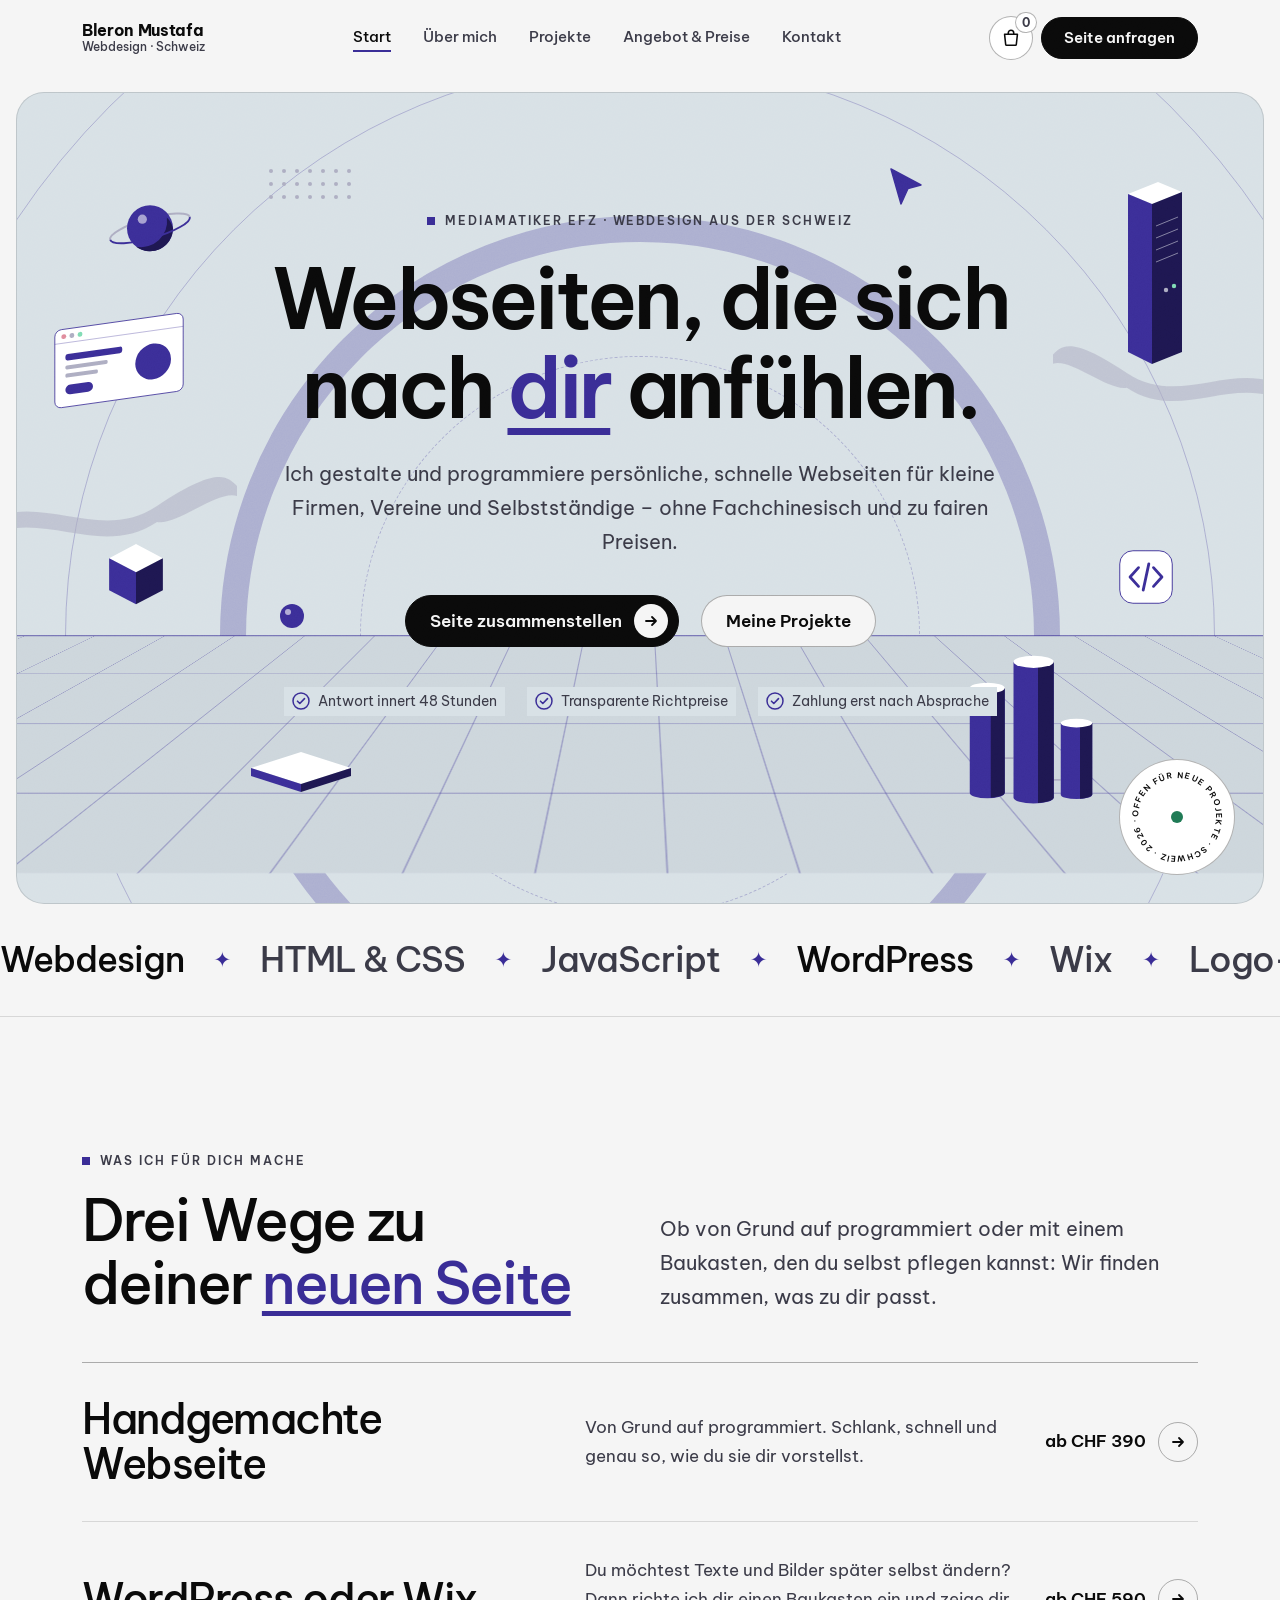
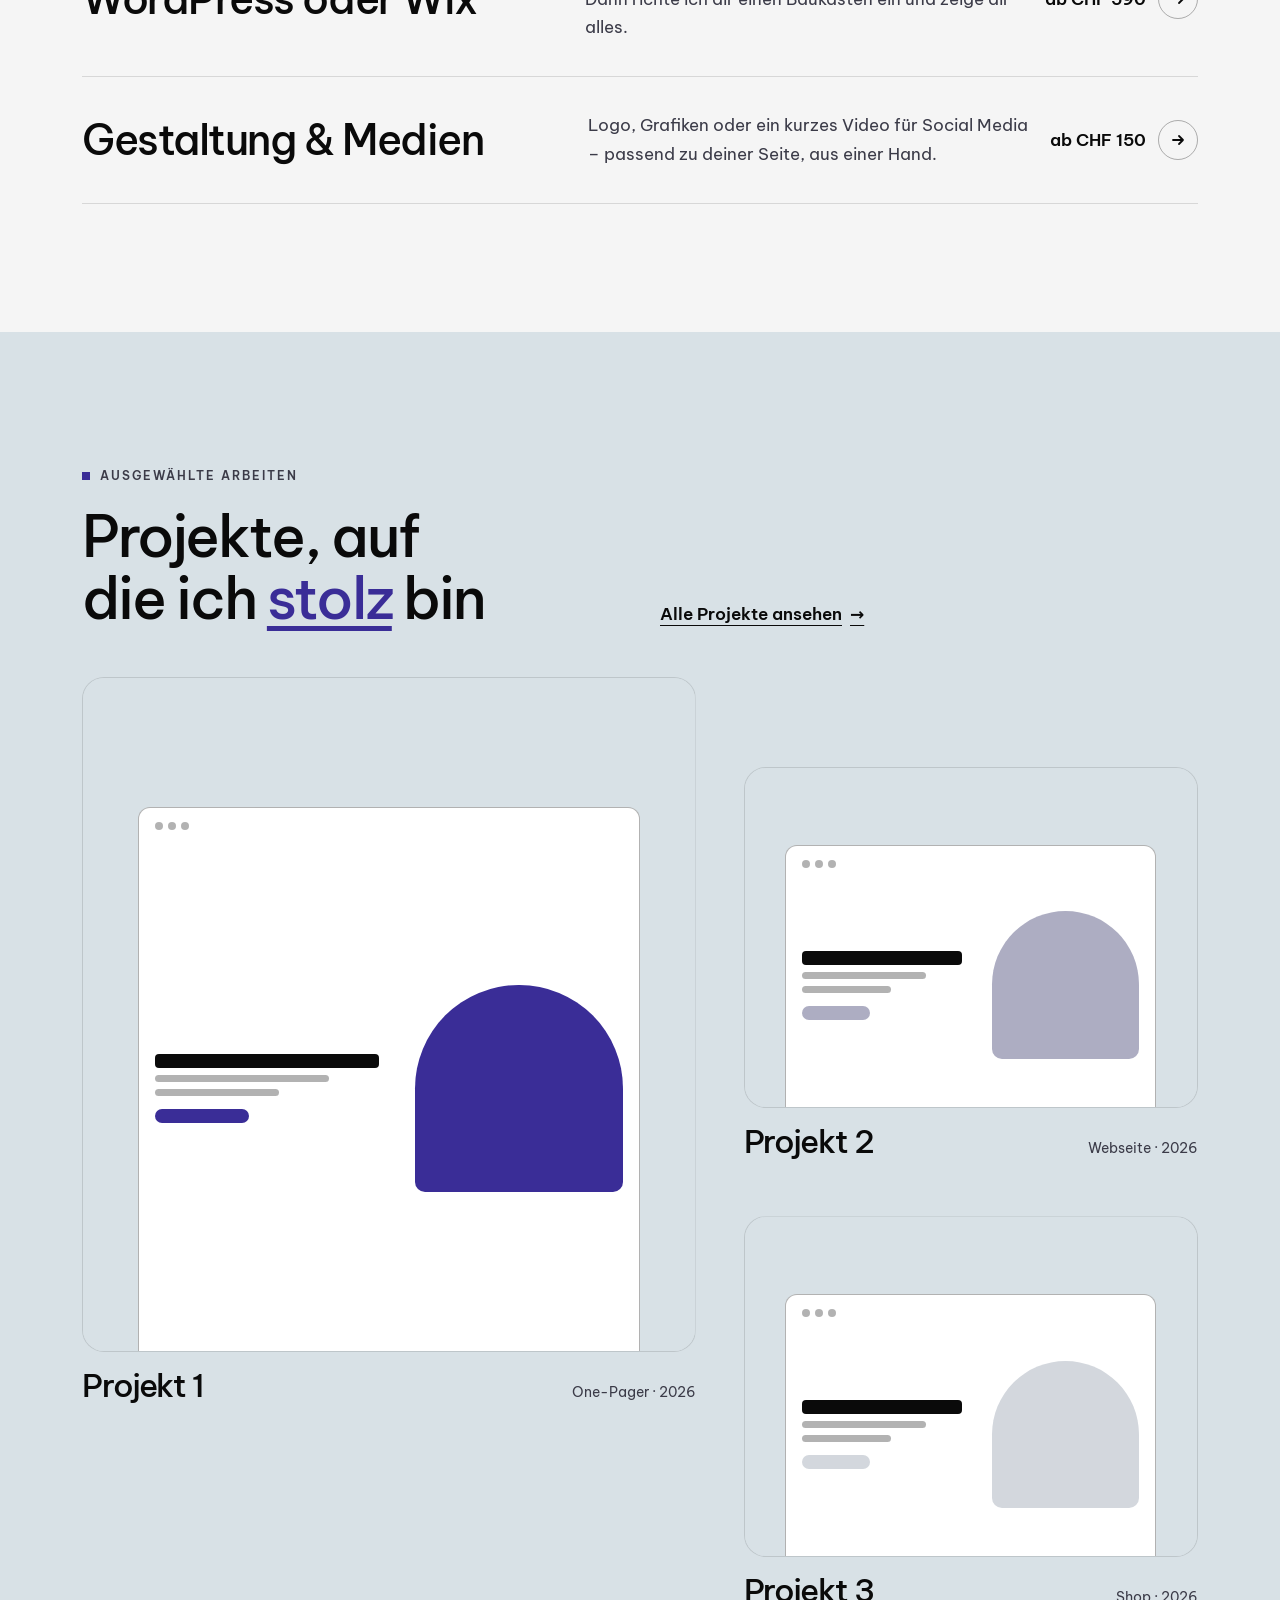
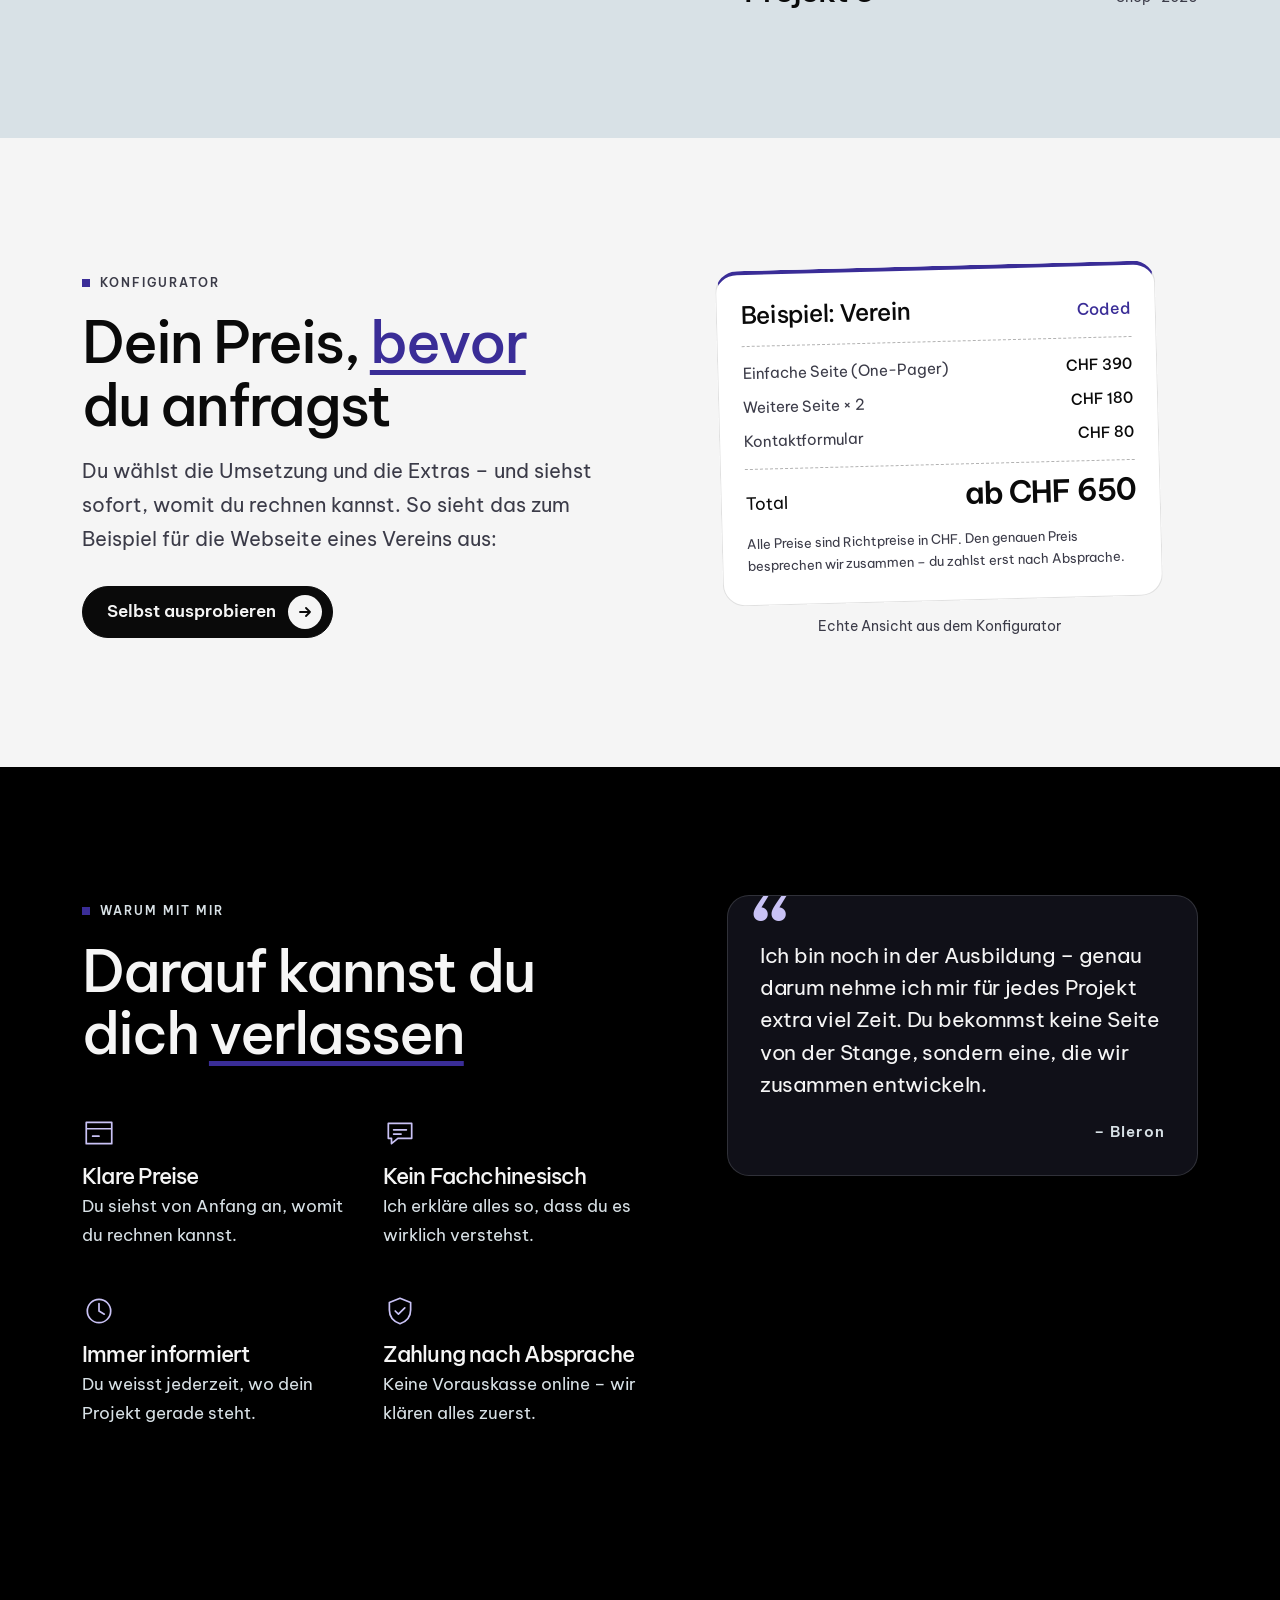
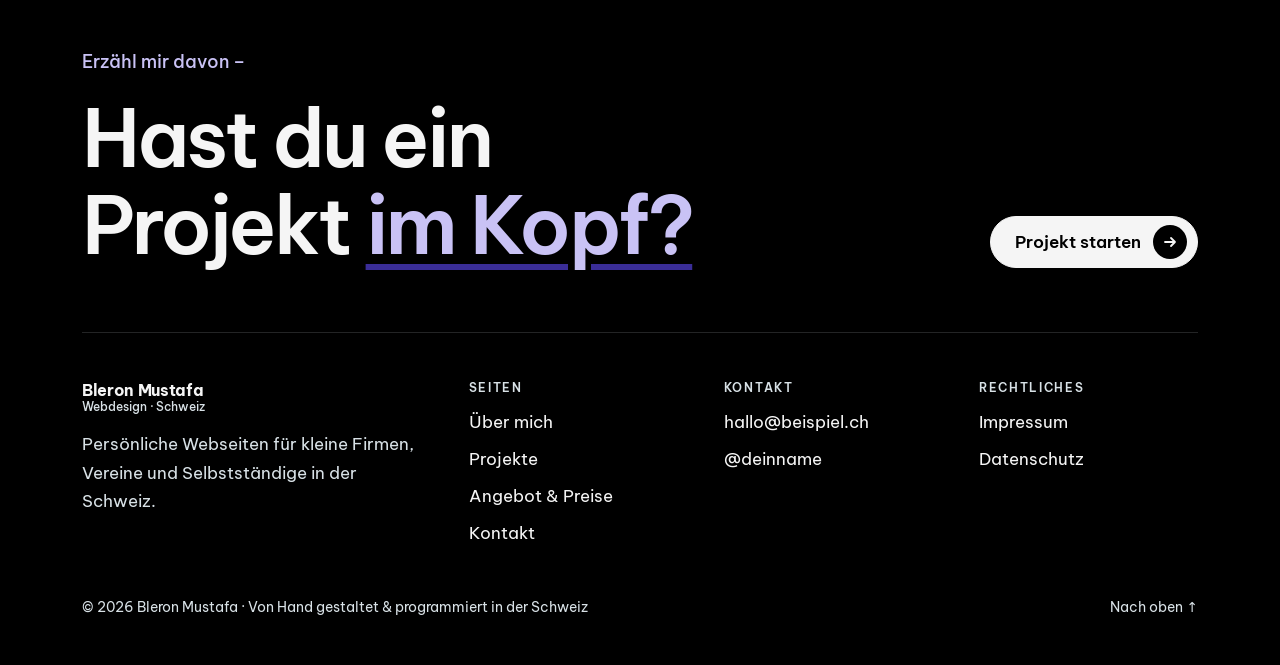
<file: index.html>
<!DOCTYPE html>
<html lang="de-CH">
<head>
  <meta charset="UTF-8">
  <meta name="viewport" content="width=device-width, initial-scale=1">
  <title>Bleron Mustafa – Persönliche Webseiten aus der Schweiz</title>
  <meta name="description" content="Bleron Mustafa, Mediamatiker EFZ in Ausbildung: persönliche, schnelle Webseiten für kleine Firmen, Vereine und Selbstständige in der Schweiz. Faire Richtpreise in CHF.">
  <meta name="theme-color" content="#f5f5f6" media="(prefers-color-scheme: light)">
  <meta name="theme-color" content="#000000" media="(prefers-color-scheme: dark)">
  <meta name="color-scheme" content="light dark">

  <!-- Schrift: Be Vietnam Pro -->
  <link rel="preconnect" href="https://fonts.googleapis.com">
  <link rel="preconnect" href="https://fonts.gstatic.com" crossorigin>
  <link href="https://fonts.googleapis.com/css2?family=Be+Vietnam+Pro:wght@400;500;600;700&display=swap" rel="stylesheet">

  <link rel="stylesheet" href="style.css">
  <script>document.documentElement.classList.add("js");</script>
  <script src="script.js" defer></script>
</head>
<body>
  <a class="skip-link" href="#main">Zum Inhalt springen</a>

  <!-- ===== Header ===== -->
  <header class="site-header">
    <div class="wrap header-row">
      <a class="brand" href="index.html" aria-label="Bleron Mustafa – zur Startseite">
        <span class="brand__name">Bleron Mustafa <small>Webdesign · Schweiz</small></span>
      </a>

      <nav class="nav" id="nav" aria-label="Hauptnavigation">
        <ul class="nav__list">
          <li><a href="index.html" aria-current="page">Start <small>Willkommen</small></a></li>
          <li><a href="ueber-mich.html">Über mich <small>Wer ich bin</small></a></li>
          <li><a href="projekte.html">Projekte <small>Referenzen</small></a></li>
          <li><a href="angebot.html">Angebot &amp; Preise <small>Seite bestellen</small></a></li>
          <li><a href="kontakt.html">Kontakt <small>Schreib mir</small></a></li>
        </ul>
        <p class="nav__foot"><span data-config="email"></span><br>Antwort innert 48 Stunden</p>
      </nav>

      <div class="header-actions">
        <button class="icon-btn" id="cartBtn" type="button" aria-haspopup="dialog">
          <svg width="22" height="22" viewBox="0 0 24 24" aria-hidden="true"><path d="M5 8h14l-1.2 11.1a1 1 0 0 1-1 .9H7.2a1 1 0 0 1-1-.9L5 8Zm4 0V6.5a3 3 0 0 1 6 0V8" fill="none" stroke="currentColor" stroke-width="1.7" stroke-linecap="round" stroke-linejoin="round"/></svg>
          <span class="visually-hidden">Warenkorb öffnen, </span>
          <span class="cart-count is-empty" id="cartCount">0</span>
          <span class="visually-hidden"> Pakete</span>
        </button>
        <a class="btn btn--plain header-cta" href="angebot.html">Seite anfragen</a>
        <button class="menu-btn" id="menuBtn" type="button" aria-expanded="false" aria-controls="nav">
          <span class="menu-btn__lines" aria-hidden="true"></span>
          <span class="visually-hidden" id="menuLabel">Menü öffnen</span>
        </button>
      </div>
    </div>
  </header>

  <main id="main">
    <!-- Hero mit Szene -->
    <section class="hero" aria-labelledby="heroTitle">
      <div class="hero__frame" id="heroScene">
      <div class="scene" aria-hidden="true">
        <div class="scene__arch"><span></span><span></span><span></span><span></span></div>
        <div class="scene__floor"></div>
        <div class="scene__horizon"></div>

        <!-- Planet -->
        <div class="obj obj--planet"><svg viewBox="0 0 120 100"><path class="s-soft" d="M6 50a54 13 0 0 1 108 0" transform="rotate(-16 60 50)" fill="none" stroke-width="2.5"/><circle class="f-left" cx="60" cy="50" r="30"/><path class="f-right" d="M90 50a30 30 0 0 1-48 24 34 34 0 0 0 40-38 30 30 0 0 1 8 14z"/><circle class="f-top" cx="50" cy="38" r="6" opacity=".55"/><path class="s-line" d="M6 50a54 13 0 0 0 108 0" transform="rotate(-16 60 50)" fill="none" stroke-width="2.5"/></svg></div>
        <!-- Würfel -->
        <div class="obj obj--cube"><svg viewBox="0 0 100 110"><path class="f-top" d="M50 8 92 30 50 52 8 30z"/><path class="f-left" d="M8 30 50 52v50L8 80z"/><path class="f-right" d="M92 30 50 52v50l42-22z"/></svg></div>
        <!-- Browserfenster -->
        <div class="obj obj--window"><svg viewBox="0 0 160 124"><g transform="skewY(-8) translate(0 22)"><rect class="f-win s-line" x="1" y="1" width="158" height="96" rx="8"/><path class="s-line" d="M1 18h158" opacity=".4"/><circle class="f-pink" cx="12" cy="10" r="3"/><circle class="f-soft" cx="22" cy="10" r="3"/><circle class="f-ok" cx="32" cy="10" r="3"/><rect class="f-left" x="14" y="32" width="70" height="8" rx="3"/><rect class="f-soft" x="14" y="46" width="52" height="5" rx="2"/><rect class="f-soft" x="14" y="56" width="40" height="5" rx="2"/><rect class="f-left" x="14" y="70" width="34" height="12" rx="6"/><circle class="f-left" cx="122" cy="56" r="22"/></g></svg></div>
        <!-- Monolith / Server -->
        <div class="obj obj--monolith"><svg viewBox="0 0 70 200"><path class="f-top" d="M10 20 40 8 64 18 34 30z"/><path class="f-left" d="M10 20 34 30v160L10 178z"/><path class="f-right" d="M34 30 64 18v160l-30 12z"/><path class="s-soft" d="M38 52l22-9M38 64l22-9M38 76l22-9M38 88l22-9" opacity=".7"/><circle class="f-ok" cx="56" cy="112" r="2.2"/><circle class="f-soft" cx="48" cy="116" r="2.2"/></svg></div>
        <!-- Säulen -->
        <div class="obj obj--pillars"><svg viewBox="0 0 160 175"><path class="s-soft" d="M50 120h10M106 145h8" stroke-width="2"/><path class="f-left" d="M10 40v120a20 6 0 0 0 40 0V40z"/><path class="f-right" d="M34 40h16v120a20 6 0 0 1-16 5.5z"/><ellipse class="f-top" cx="30" cy="40" rx="20" ry="6"/><path class="f-left" d="M60 10v155a23 7 0 0 0 46 0V10z"/><path class="f-right" d="M88 10h18v155a23 7 0 0 1-18 6.5z"/><ellipse class="f-top" cx="83" cy="10" rx="23" ry="7"/><path class="f-left" d="M114 80v82a18 5 0 0 0 36 0V80z"/><path class="f-right" d="M136 80h14v82a18 5 0 0 1-14 4.5z"/><ellipse class="f-top" cx="132" cy="80" rx="18" ry="5"/></svg></div>
        <!-- Bänder -->
        <div class="obj obj--ribbon-l"><svg viewBox="0 0 260 90"><path class="f-soft" opacity=".55" d="M0 60C60 20 120 80 180 40S250 10 260 20v10c-20-6-60 30-80 26C120 96 60 36 0 76z"/></svg></div>
        <div class="obj obj--ribbon-r"><svg viewBox="0 0 260 90"><path class="f-soft" opacity=".55" transform="scale(-1 1) translate(-260 0)" d="M0 60C60 20 120 80 180 40S250 10 260 20v10c-20-6-60 30-80 26C120 96 60 36 0 76z"/></svg></div>
        <!-- Mauszeiger -->
        <div class="obj obj--cursor"><svg viewBox="0 0 40 46"><path class="f-left s-line" d="M4 3l30 16-13 3.5L14 38z" stroke-width="1.5" stroke-linejoin="round"/></svg></div>
        <!-- Kugel -->
        <div class="obj obj--sphere"><svg viewBox="0 0 26 26"><circle class="f-left" cx="13" cy="13" r="12"/><circle class="f-top" cx="9" cy="9" r="3" opacity=".6"/></svg></div>
        <!-- Platte -->
        <div class="obj obj--slab"><svg viewBox="0 0 120 50"><path class="f-top" d="M10 20 60 4l50 16-50 16z"/><path class="f-left" d="M10 20v8l50 16v-8z"/><path class="f-right" d="M110 20v8L60 44v-8z"/></svg></div>
        <!-- Code-Symbol -->
        <div class="obj obj--code"><svg viewBox="0 0 64 64"><rect class="f-win s-line" x="4" y="4" width="56" height="56" rx="14"/><path class="s-line" d="M24 22l-9 10 9 10M40 22l9 10-9 10M35 18l-6 28" fill="none" stroke-width="3" stroke-linecap="round" stroke-linejoin="round"/></svg></div>
        <!-- Punkte -->
        <div class="obj obj--dots"><svg viewBox="0 0 90 32"><g class="f-soft"><circle cx="5" cy="5" r="2"/><circle cx="18" cy="5" r="2"/><circle cx="31" cy="5" r="2"/><circle cx="44" cy="5" r="2"/><circle cx="57" cy="5" r="2"/><circle cx="70" cy="5" r="2"/><circle cx="83" cy="5" r="2"/><circle cx="5" cy="18" r="2"/><circle cx="18" cy="18" r="2"/><circle cx="31" cy="18" r="2"/><circle cx="44" cy="18" r="2"/><circle cx="57" cy="18" r="2"/><circle cx="70" cy="18" r="2"/><circle cx="83" cy="18" r="2"/><circle cx="5" cy="31" r="2"/><circle cx="18" cy="31" r="2"/><circle cx="31" cy="31" r="2"/><circle cx="44" cy="31" r="2"/><circle cx="57" cy="31" r="2"/><circle cx="70" cy="31" r="2"/><circle cx="83" cy="31" r="2"/></g></svg></div>
      </div>
        <div class="hero__content">
          <p class="kicker" data-reveal>Mediamatiker EFZ · Webdesign aus der Schweiz</p>
          <h1 class="title-xl split" id="heroTitle" data-split>Webseiten, die sich nach <em>dir</em> anfühlen.</h1>
          <p class="lead" data-reveal style="--d:.45s">Ich gestalte und programmiere persönliche, schnelle Webseiten für kleine Firmen, Vereine und Selbstständige – ohne Fachchinesisch und zu fairen Preisen.</p>
          <div class="hero__actions" data-reveal style="--d:.55s">
            <a class="btn" href="angebot.html">Seite zusammenstellen <span class="btn__icon"><svg width="16" height="16" viewBox="0 0 16 16" aria-hidden="true"><path d="M3 8h10M9 4l4 4-4 4" fill="none" stroke="currentColor" stroke-width="1.8" stroke-linecap="round" stroke-linejoin="round"/></svg></span></a>
            <a class="btn btn--line" href="projekte.html">Meine Projekte</a>
          </div>
          <ul class="trust" data-reveal style="--d:.65s">
            <li><svg width="18" height="18" viewBox="0 0 18 18" aria-hidden="true"><circle cx="9" cy="9" r="8" fill="none" stroke="currentColor" stroke-width="1.5"/><path d="M5.5 9.2l2.3 2.3 4.7-4.9" fill="none" stroke="currentColor" stroke-width="1.6" stroke-linecap="round" stroke-linejoin="round"/></svg> Antwort innert 48 Stunden</li>
            <li><svg width="18" height="18" viewBox="0 0 18 18" aria-hidden="true"><circle cx="9" cy="9" r="8" fill="none" stroke="currentColor" stroke-width="1.5"/><path d="M5.5 9.2l2.3 2.3 4.7-4.9" fill="none" stroke="currentColor" stroke-width="1.6" stroke-linecap="round" stroke-linejoin="round"/></svg> Transparente Richtpreise</li>
            <li><svg width="18" height="18" viewBox="0 0 18 18" aria-hidden="true"><circle cx="9" cy="9" r="8" fill="none" stroke="currentColor" stroke-width="1.5"/><path d="M5.5 9.2l2.3 2.3 4.7-4.9" fill="none" stroke="currentColor" stroke-width="1.6" stroke-linecap="round" stroke-linejoin="round"/></svg> Zahlung erst nach Absprache</li>
          </ul>
        </div>
        <div class="badge" aria-hidden="true">
        <svg viewBox="0 0 120 120"><defs><path id="circle1" d="M60 60m-46 0a46 46 0 1 1 92 0a46 46 0 1 1-92 0"/></defs><text><textPath href="#circle1" textLength="286" lengthAdjust="spacing">Offen für neue Projekte · Schweiz · 2026 ·</textPath></text></svg>
        <span class="badge__dot"></span>
      </div>
      </div>
    </section>

    <!-- Laufband -->
    <div class="marquee" aria-hidden="true"><ul class="marquee__track" id="marquee"></ul></div>

    <!-- Leistungen -->
    <section class="section" aria-labelledby="servicesTitle">
      <div class="wrap">
        <div class="section-head">
          <div>
            <p class="kicker" data-reveal>Was ich für dich mache</p>
            <h2 class="title-l" id="servicesTitle" data-reveal style="--d:.1s">Drei Wege zu deiner <em>neuen Seite</em></h2>
          </div>
          <p class="lead" data-reveal style="--d:.2s">Ob von Grund auf programmiert oder mit einem Baukasten, den du selbst pflegen kannst: Wir finden zusammen, was zu dir passt.</p>
        </div>
        <div class="services">
          <a class="service" href="angebot.html?typ=coded" data-reveal>
            <h3 class="service__title">Handgemachte Webseite</h3>
            <p class="service__text">Von Grund auf programmiert. Schlank, schnell und genau so, wie du sie dir vorstellst.</p>
            <span class="service__price"><span data-price="base.coded"></span><span class="service__arrow"><svg width="16" height="16" viewBox="0 0 16 16" aria-hidden="true"><path d="M3 8h10M9 4l4 4-4 4" fill="none" stroke="currentColor" stroke-width="1.8" stroke-linecap="round" stroke-linejoin="round"/></svg></span></span>
          </a>
          <a class="service" href="angebot.html?typ=cms" data-reveal>
            <h3 class="service__title">WordPress oder Wix</h3>
            <p class="service__text">Du möchtest Texte und Bilder später selbst ändern? Dann richte ich dir einen Baukasten ein und zeige dir alles.</p>
            <span class="service__price"><span data-price="base.cms"></span><span class="service__arrow"><svg width="16" height="16" viewBox="0 0 16 16" aria-hidden="true"><path d="M3 8h10M9 4l4 4-4 4" fill="none" stroke="currentColor" stroke-width="1.8" stroke-linecap="round" stroke-linejoin="round"/></svg></span></span>
          </a>
          <a class="service" href="angebot.html" data-reveal>
            <h3 class="service__title">Gestaltung &amp; Medien</h3>
            <p class="service__text">Logo, Grafiken oder ein kurzes Video für Social Media – passend zu deiner Seite, aus einer Hand.</p>
            <span class="service__price"><span data-price="extra.logo"></span><span class="service__arrow"><svg width="16" height="16" viewBox="0 0 16 16" aria-hidden="true"><path d="M3 8h10M9 4l4 4-4 4" fill="none" stroke="currentColor" stroke-width="1.8" stroke-linecap="round" stroke-linejoin="round"/></svg></span></span>
          </a>
        </div>
      </div>
    </section>

    <!-- Projekte -->
    <section class="section section--sand" aria-labelledby="workTitle">
      <div class="wrap">
        <div class="section-head">
          <div>
            <p class="kicker" data-reveal>Ausgewählte Arbeiten</p>
            <h2 class="title-l" id="workTitle" data-reveal style="--d:.1s">Projekte, auf die ich <em>stolz</em> bin</h2>
          </div>
          <p data-reveal style="--d:.2s"><a class="text-link" href="projekte.html">Alle Projekte ansehen <span aria-hidden="true">→</span></a></p>
        </div>
        <div class="work-grid" id="workTeaser"></div>
      </div>
    </section>

    <!-- Konfigurator-Vorschau -->
    <section class="section" aria-labelledby="previewTitle">
      <div class="wrap preview-grid">
        <div>
          <p class="kicker" data-reveal>Konfigurator</p>
          <h2 class="title-l" id="previewTitle" data-reveal style="--d:.1s">Dein Preis, <em>bevor</em> du anfragst</h2>
          <p class="lead" data-reveal style="--d:.2s">Du wählst die Umsetzung und die Extras – und siehst sofort, womit du rechnen kannst. So sieht das zum Beispiel für die Webseite eines Vereins aus:</p>
          <p data-reveal style="--d:.3s"><a class="btn" href="angebot.html">Selbst ausprobieren <span class="btn__icon"><svg width="16" height="16" viewBox="0 0 16 16" aria-hidden="true"><path d="M3 8h10M9 4l4 4-4 4" fill="none" stroke="currentColor" stroke-width="1.8" stroke-linecap="round" stroke-linejoin="round"/></svg></span></a></p>
        </div>
        <figure class="preview" data-reveal="scale" style="margin:0">
          <div class="receipt" id="examplePreview"></div>
          <figcaption class="preview__caption">Echte Ansicht aus dem Konfigurator</figcaption>
        </figure>
      </div>
    </section>

    <!-- Versprechen -->
    <section class="section section--ink" aria-labelledby="promiseTitle">
      <div class="wrap promise-grid">
        <div>
          <p class="kicker" data-reveal>Warum mit mir</p>
          <h2 class="title-l" id="promiseTitle" data-reveal style="--d:.1s">Darauf kannst du dich <em style="color:var(--sun)">verlassen</em></h2>
          <ul class="promises" id="promises" style="margin-top:48px"></ul>
        </div>
        <figure class="note" data-reveal="scale" style="margin:0">
          <blockquote style="margin:0" id="personalNote"></blockquote>
          <figcaption class="note__sign">– Bleron</figcaption>
        </figure>
      </div>
    </section>
  </main>

  <!-- ===== Footer ===== -->
  <footer class="site-footer">
    <div class="wrap">
      <div class="footer-cta">
        <div>
          <p class="hand" data-reveal>Erzähl mir davon –</p>
          <h2 data-reveal style="--d:.1s">Hast du ein Projekt <em>im Kopf?</em></h2>
        </div>
        <div data-reveal style="--d:.2s">
          <a class="btn btn--light" href="angebot.html">Projekt starten <span class="btn__icon"><svg width="16" height="16" viewBox="0 0 16 16" aria-hidden="true"><path d="M3 8h10M9 4l4 4-4 4" fill="none" stroke="currentColor" stroke-width="1.8" stroke-linecap="round" stroke-linejoin="round"/></svg></span></a>
        </div>
      </div>
      <div class="footer-grid">
        <div>
          <a class="brand" href="index.html" aria-label="Zur Startseite">
            <span class="brand__name">Bleron Mustafa <small>Webdesign · Schweiz</small></span>
          </a>
          <p style="margin-top:16px">Persönliche Webseiten für kleine Firmen, Vereine und Selbstständige in der Schweiz.</p>
        </div>
        <div>
          <h3>Seiten</h3>
          <ul>
            <li><a href="ueber-mich.html">Über mich</a></li>
            <li><a href="projekte.html">Projekte</a></li>
            <li><a href="angebot.html">Angebot &amp; Preise</a></li>
            <li><a href="kontakt.html">Kontakt</a></li>
          </ul>
        </div>
        <div>
          <h3>Kontakt</h3>
          <ul id="footerContact"></ul>
        </div>
        <div>
          <h3>Rechtliches</h3>
          <ul>
            <li><a href="impressum.html">Impressum</a></li>
            <li><a href="datenschutz.html">Datenschutz</a></li>
          </ul>
        </div>
      </div>
      <div class="footer-bottom">
        <p>© <span id="year">2026</span> Bleron Mustafa · Von Hand gestaltet &amp; programmiert in der Schweiz</p>
        <a href="#main">Nach oben ↑</a>
      </div>
    </div>
  </footer>

  <noscript><p class="noscript">Bitte aktiviere JavaScript, damit Konfigurator, Warenkorb und Formulare funktionieren.</p></noscript>
</body>
</html>
</file>
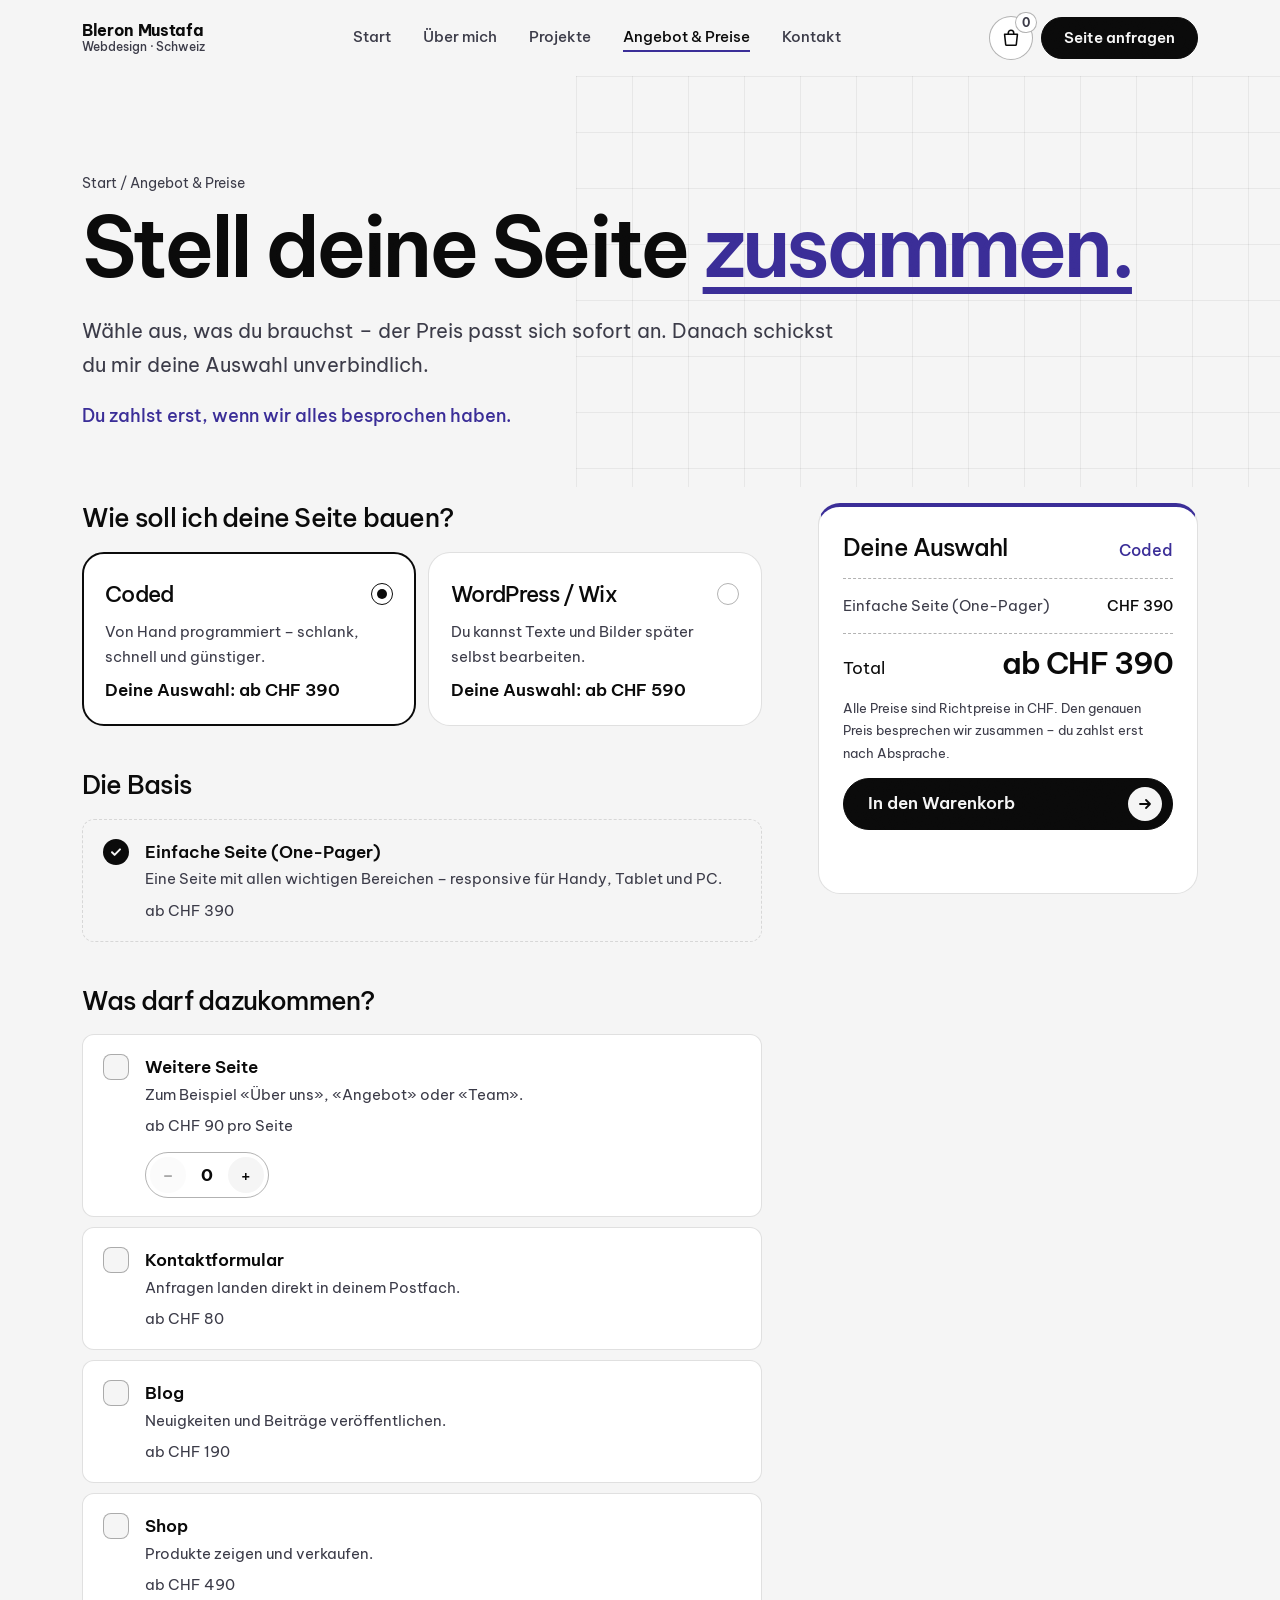
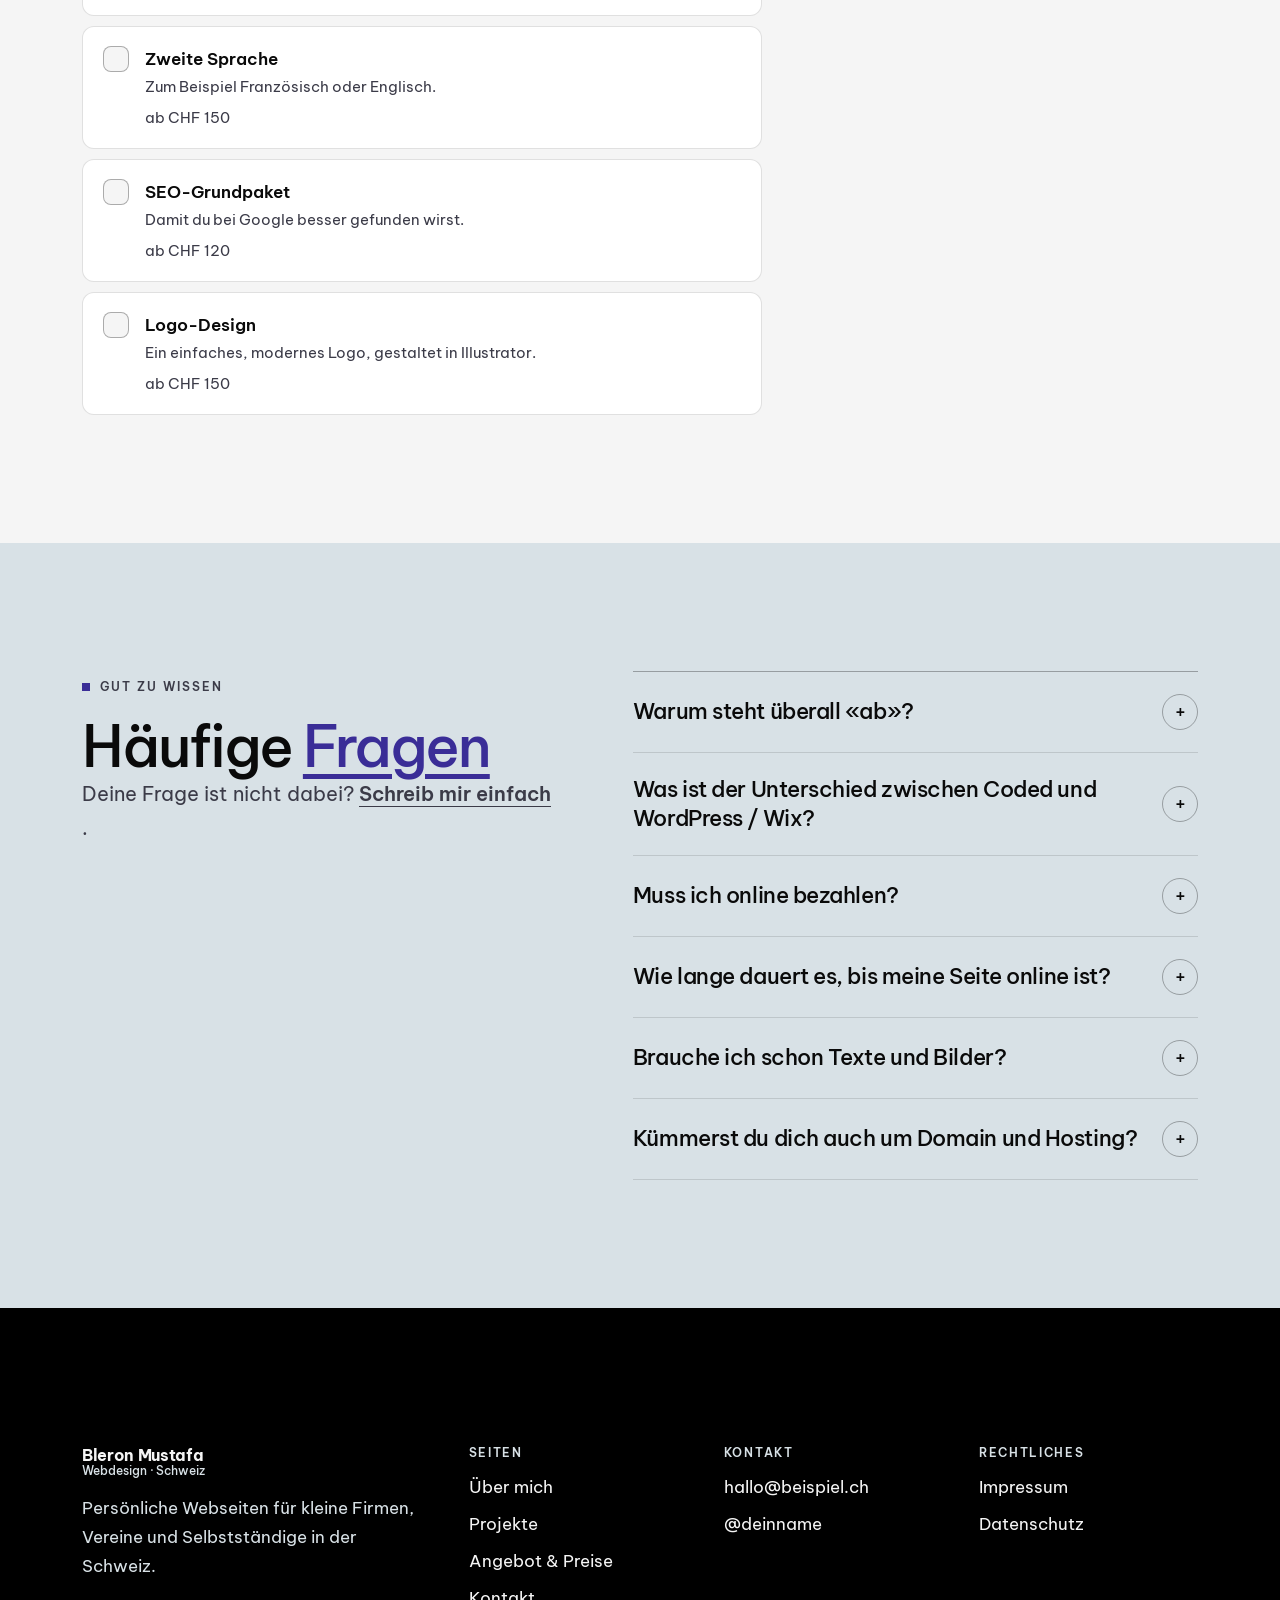
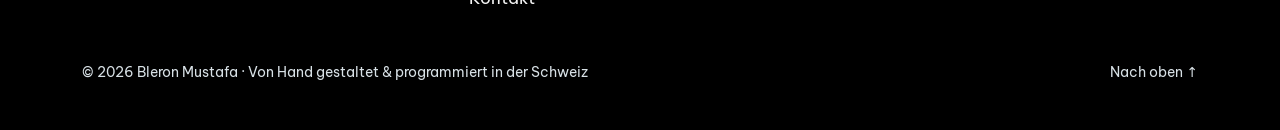
<file: angebot.html>
<!DOCTYPE html>
<html lang="de-CH">
<head>
  <meta charset="UTF-8">
  <meta name="viewport" content="width=device-width, initial-scale=1">
  <title>Angebot & Preise – Bleron Mustafa</title>
  <meta name="description" content="Stell deine Webseite selbst zusammen: Coded oder WordPress/Wix, mit Extras wie Shop, Blog oder Kontaktformular. Richtpreise in CHF.">
  <meta name="theme-color" content="#f5f5f6" media="(prefers-color-scheme: light)">
  <meta name="theme-color" content="#000000" media="(prefers-color-scheme: dark)">
  <meta name="color-scheme" content="light dark">

  <!-- Schrift: Be Vietnam Pro -->
  <link rel="preconnect" href="https://fonts.googleapis.com">
  <link rel="preconnect" href="https://fonts.gstatic.com" crossorigin>
  <link href="https://fonts.googleapis.com/css2?family=Be+Vietnam+Pro:wght@400;500;600;700&display=swap" rel="stylesheet">

  <link rel="stylesheet" href="style.css">
  <script>document.documentElement.classList.add("js");</script>
  <script src="script.js" defer></script>
</head>
<body>
  <a class="skip-link" href="#main">Zum Inhalt springen</a>

  <!-- ===== Header ===== -->
  <header class="site-header">
    <div class="wrap header-row">
      <a class="brand" href="index.html" aria-label="Bleron Mustafa – zur Startseite">
        <span class="brand__name">Bleron Mustafa <small>Webdesign · Schweiz</small></span>
      </a>

      <nav class="nav" id="nav" aria-label="Hauptnavigation">
        <ul class="nav__list">
          <li><a href="index.html">Start <small>Willkommen</small></a></li>
          <li><a href="ueber-mich.html">Über mich <small>Wer ich bin</small></a></li>
          <li><a href="projekte.html">Projekte <small>Referenzen</small></a></li>
          <li><a href="angebot.html" aria-current="page">Angebot &amp; Preise <small>Seite bestellen</small></a></li>
          <li><a href="kontakt.html">Kontakt <small>Schreib mir</small></a></li>
        </ul>
        <p class="nav__foot"><span data-config="email"></span><br>Antwort innert 48 Stunden</p>
      </nav>

      <div class="header-actions">
        <button class="icon-btn" id="cartBtn" type="button" aria-haspopup="dialog">
          <svg width="22" height="22" viewBox="0 0 24 24" aria-hidden="true"><path d="M5 8h14l-1.2 11.1a1 1 0 0 1-1 .9H7.2a1 1 0 0 1-1-.9L5 8Zm4 0V6.5a3 3 0 0 1 6 0V8" fill="none" stroke="currentColor" stroke-width="1.7" stroke-linecap="round" stroke-linejoin="round"/></svg>
          <span class="visually-hidden">Warenkorb öffnen, </span>
          <span class="cart-count is-empty" id="cartCount">0</span>
          <span class="visually-hidden"> Pakete</span>
        </button>
        <a class="btn btn--plain header-cta" href="angebot.html">Seite anfragen</a>
        <button class="menu-btn" id="menuBtn" type="button" aria-expanded="false" aria-controls="nav">
          <span class="menu-btn__lines" aria-hidden="true"></span>
          <span class="visually-hidden" id="menuLabel">Menü öffnen</span>
        </button>
      </div>
    </div>
  </header>

  <main id="main">
    <section class="page-hero">
      <div class="wrap">
        <nav class="breadcrumb" aria-label="Brotkrumen" data-reveal><a href="index.html">Start</a> / <span aria-current="page">Angebot &amp; Preise</span></nav>
        <h1 class="title-xl split" data-split>Stell deine Seite <em>zusammen.</em></h1>
        <p class="lead" data-reveal style="--d:.3s">Wähle aus, was du brauchst – der Preis passt sich sofort an. Danach schickst du mir deine Auswahl unverbindlich.</p><p class="hand" data-reveal style="--d:.4s;margin-top:18px">Du zahlst erst, wenn wir alles besprochen haben.</p>
      </div>
    </section>

    <section class="section" style="padding-top:16px" aria-label="Konfigurator">
      <div class="wrap">
        <form class="config" id="configForm" novalidate>
          <div class="config__steps">
            <fieldset class="config-group" data-reveal>
              <legend>Wie soll ich deine Seite bauen?</legend>
              <div class="type-grid" id="typeGrid"></div>
            </fieldset>

            <fieldset class="config-group" data-reveal>
              <legend>Die Basis</legend>
              <div class="option option--base" id="baseOption"></div>
            </fieldset>

            <fieldset class="config-group" data-reveal>
              <legend>Was darf dazukommen?</legend>
              <div class="options" id="extrasList"></div>
            </fieldset>
          </div>

          <aside class="config__aside" aria-labelledby="receiptTitle" data-reveal style="--d:.15s">
            <div class="receipt">
              <div class="receipt__head">
                <h2 id="receiptTitle">Deine Auswahl</h2>
                <span class="hand" id="receiptType"></span>
              </div>
              <ul class="receipt__list" id="receiptList"></ul>
              <div class="receipt__total">
                <span>Total</span>
                <strong id="configTotal" aria-live="polite"></strong>
              </div>
              <p class="receipt__note" data-config="priceNote"></p>
              <button class="btn btn--block" type="submit" id="addBtn"><span id="addBtnLabel">In den Warenkorb</span> <span class="btn__icon"><svg width="16" height="16" viewBox="0 0 16 16" aria-hidden="true"><path d="M3 8h10M9 4l4 4-4 4" fill="none" stroke="currentColor" stroke-width="1.8" stroke-linecap="round" stroke-linejoin="round"/></svg></span></button>
              <button class="btn btn--line btn--plain" type="button" id="cancelEditBtn" hidden>Bearbeiten abbrechen</button>
              <p class="receipt__feedback" id="configFeedback" role="status"></p>
            </div>
          </aside>
        </form>
      </div>
    </section>

    <section class="section section--sand" aria-labelledby="faqTitle">
      <div class="wrap about-grid">
        <div>
          <p class="kicker" data-reveal>Gut zu wissen</p>
          <h2 class="title-l" id="faqTitle" data-reveal style="--d:.1s">Häufige <em>Fragen</em></h2>
          <p class="lead" data-reveal style="--d:.2s">Deine Frage ist nicht dabei? <a class="text-link" href="kontakt.html">Schreib mir einfach</a>.</p>
        </div>
        <div class="faq" id="faqList" data-reveal></div>
      </div>
    </section>
  </main>

  <!-- ===== Footer ===== -->
  <footer class="site-footer">
    <div class="wrap">
      <div class="footer-grid">
        <div>
          <a class="brand" href="index.html" aria-label="Zur Startseite">
            <span class="brand__name">Bleron Mustafa <small>Webdesign · Schweiz</small></span>
          </a>
          <p style="margin-top:16px">Persönliche Webseiten für kleine Firmen, Vereine und Selbstständige in der Schweiz.</p>
        </div>
        <div>
          <h3>Seiten</h3>
          <ul>
            <li><a href="ueber-mich.html">Über mich</a></li>
            <li><a href="projekte.html">Projekte</a></li>
            <li><a href="angebot.html">Angebot &amp; Preise</a></li>
            <li><a href="kontakt.html">Kontakt</a></li>
          </ul>
        </div>
        <div>
          <h3>Kontakt</h3>
          <ul id="footerContact"></ul>
        </div>
        <div>
          <h3>Rechtliches</h3>
          <ul>
            <li><a href="impressum.html">Impressum</a></li>
            <li><a href="datenschutz.html">Datenschutz</a></li>
          </ul>
        </div>
      </div>
      <div class="footer-bottom">
        <p>© <span id="year">2026</span> Bleron Mustafa · Von Hand gestaltet &amp; programmiert in der Schweiz</p>
        <a href="#main">Nach oben ↑</a>
      </div>
    </div>
  </footer>

  <noscript><p class="noscript">Bitte aktiviere JavaScript, damit Konfigurator, Warenkorb und Formulare funktionieren.</p></noscript>
</body>
</html>
</file>
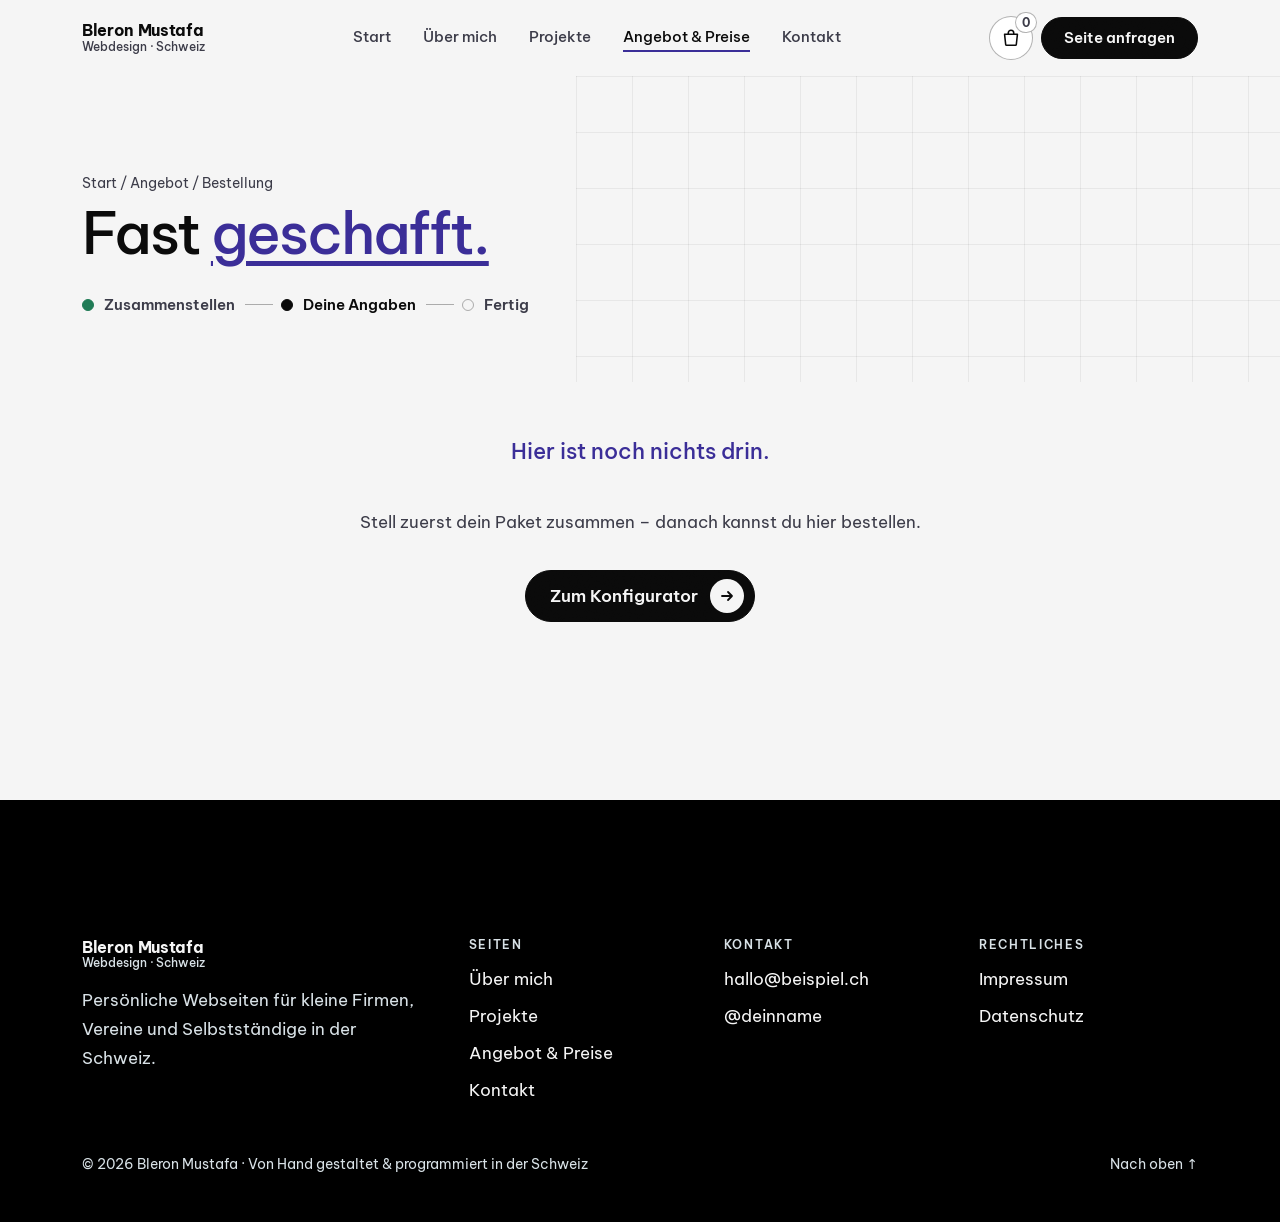
<file: bestellung.html>
<!DOCTYPE html>
<html lang="de-CH">
<head>
  <meta charset="UTF-8">
  <meta name="viewport" content="width=device-width, initial-scale=1">
  <title>Bestellung – Bleron Mustafa</title>
  <meta name="description" content="Deine Bestellung bei Bleron Mustafa abschliessen.">
  <meta name="theme-color" content="#f5f5f6" media="(prefers-color-scheme: light)">
  <meta name="theme-color" content="#000000" media="(prefers-color-scheme: dark)">
  <meta name="color-scheme" content="light dark">

  <!-- Schrift: Be Vietnam Pro -->
  <link rel="preconnect" href="https://fonts.googleapis.com">
  <link rel="preconnect" href="https://fonts.gstatic.com" crossorigin>
  <link href="https://fonts.googleapis.com/css2?family=Be+Vietnam+Pro:wght@400;500;600;700&display=swap" rel="stylesheet">

  <link rel="stylesheet" href="style.css">
  <script>document.documentElement.classList.add("js");</script>
  <script src="script.js" defer></script>
</head>
<body>
  <a class="skip-link" href="#main">Zum Inhalt springen</a>

  <!-- ===== Header ===== -->
  <header class="site-header">
    <div class="wrap header-row">
      <a class="brand" href="index.html" aria-label="Bleron Mustafa – zur Startseite">
        <span class="brand__name">Bleron Mustafa <small>Webdesign · Schweiz</small></span>
      </a>

      <nav class="nav" id="nav" aria-label="Hauptnavigation">
        <ul class="nav__list">
          <li><a href="index.html">Start <small>Willkommen</small></a></li>
          <li><a href="ueber-mich.html">Über mich <small>Wer ich bin</small></a></li>
          <li><a href="projekte.html">Projekte <small>Referenzen</small></a></li>
          <li><a href="angebot.html" aria-current="page">Angebot &amp; Preise <small>Seite bestellen</small></a></li>
          <li><a href="kontakt.html">Kontakt <small>Schreib mir</small></a></li>
        </ul>
        <p class="nav__foot"><span data-config="email"></span><br>Antwort innert 48 Stunden</p>
      </nav>

      <div class="header-actions">
        <button class="icon-btn" id="cartBtn" type="button" aria-haspopup="dialog">
          <svg width="22" height="22" viewBox="0 0 24 24" aria-hidden="true"><path d="M5 8h14l-1.2 11.1a1 1 0 0 1-1 .9H7.2a1 1 0 0 1-1-.9L5 8Zm4 0V6.5a3 3 0 0 1 6 0V8" fill="none" stroke="currentColor" stroke-width="1.7" stroke-linecap="round" stroke-linejoin="round"/></svg>
          <span class="visually-hidden">Warenkorb öffnen, </span>
          <span class="cart-count is-empty" id="cartCount">0</span>
          <span class="visually-hidden"> Pakete</span>
        </button>
        <a class="btn btn--plain header-cta" href="angebot.html">Seite anfragen</a>
        <button class="menu-btn" id="menuBtn" type="button" aria-expanded="false" aria-controls="nav">
          <span class="menu-btn__lines" aria-hidden="true"></span>
          <span class="visually-hidden" id="menuLabel">Menü öffnen</span>
        </button>
      </div>
    </div>
  </header>

  <main id="main">
    <section class="page-hero" style="padding-bottom:24px">
      <div class="wrap">
        <nav class="breadcrumb" aria-label="Brotkrumen"><a href="index.html">Start</a> / <a href="angebot.html">Angebot</a> / <span aria-current="page">Bestellung</span></nav>
        <h1 class="title-l split" data-split style="margin:6px 0 28px">Fast <em>geschafft.</em></h1>
        <ol class="progress" id="progress" aria-label="Fortschritt">
          <li class="is-done">Zusammenstellen</li>
          <li class="is-active" aria-current="step">Deine Angaben</li>
          <li>Fertig</li>
        </ol>
      </div>
    </section>

    <section class="section" style="padding-top:0" aria-label="Bestellung">
      <div class="wrap">
        <!-- Leerer Warenkorb -->
        <div class="cart-empty" id="checkoutEmpty" hidden>
          <p class="hand">Hier ist noch nichts drin.</p>
          <p>Stell zuerst dein Paket zusammen – danach kannst du hier bestellen.</p>
          <a class="btn" href="angebot.html">Zum Konfigurator <span class="btn__icon"><svg width="16" height="16" viewBox="0 0 16 16" aria-hidden="true"><path d="M3 8h10M9 4l4 4-4 4" fill="none" stroke="currentColor" stroke-width="1.8" stroke-linecap="round" stroke-linejoin="round"/></svg></span></a>
        </div>

        <!-- Formular + Übersicht -->
        <div class="checkout" id="checkout" hidden>
          <div class="form-card" data-reveal>
            <h2 class="title-m" style="margin-bottom:8px">Wie erreiche ich dich?</h2>
            <p class="form-note" style="margin-bottom:24px">Felder mit * sind Pflicht. Ich melde mich innert 48 Stunden bei dir.</p>
            <form class="form" id="orderForm" novalidate>
              <div class="form-row">
                <div class="field">
                  <label for="oName">Name *</label>
                  <input id="oName" name="name" type="text" autocomplete="name" required aria-describedby="oNameErr">
                  <p class="field__error" id="oNameErr"></p>
                </div>
                <div class="field">
                  <label for="oCompany">Firma / Verein <span class="field__opt">(optional)</span></label>
                  <input id="oCompany" name="firma" type="text" autocomplete="organization">
                </div>
              </div>
              <div class="form-row">
                <div class="field">
                  <label for="oEmail">E-Mail *</label>
                  <input id="oEmail" name="email" type="email" autocomplete="email" required aria-describedby="oEmailErr">
                  <p class="field__error" id="oEmailErr"></p>
                </div>
                <div class="field">
                  <label for="oPhone">Telefon <span class="field__opt">(optional)</span></label>
                  <input id="oPhone" name="telefon" type="tel" autocomplete="tel" aria-describedby="oPhoneErr">
                  <p class="field__error" id="oPhoneErr"></p>
                </div>
              </div>
              <div class="field">
                <label for="oMessage">Nachricht / Wünsche <span class="field__opt">(optional)</span></label>
                <textarea id="oMessage" name="nachricht" rows="5" placeholder="Was machst du? Hast du schon Farben, Texte oder Beispiele, die dir gefallen?"></textarea>
              </div>
              <input class="visually-hidden" type="text" name="_gotcha" tabindex="-1" autocomplete="off" aria-hidden="true">
              <p class="form-note">Mit dem Absenden bestellst du unverbindlich. Es entstehen noch keine Kosten – den genauen Preis besprechen wir zusammen. Mehr dazu im <a href="datenschutz.html">Datenschutz</a>.</p>
              <button class="btn btn--block" type="submit" id="orderBtn"><span>Bestellung absenden</span> <span class="btn__icon"><svg width="16" height="16" viewBox="0 0 16 16" aria-hidden="true"><path d="M3 8h10M9 4l4 4-4 4" fill="none" stroke="currentColor" stroke-width="1.8" stroke-linecap="round" stroke-linejoin="round"/></svg></span></button>
              <p class="form-status" id="orderStatus" role="alert"></p>
            </form>
          </div>

          <aside aria-labelledby="orderSumTitle" data-reveal style="--d:.15s">
            <div class="receipt">
              <div class="receipt__head">
                <h2 id="orderSumTitle">Übersicht</h2>
                <a class="link-btn" href="angebot.html">+ Paket hinzufügen</a>
              </div>
              <ul class="checkout-items" id="checkoutItems"></ul>
              <div class="receipt__total"><span>Total</span><strong id="checkoutTotal"></strong></div>
              <p class="receipt__note" data-config="priceNote"></p>
            </div>
          </aside>
        </div>

        <!-- Danke -->
        <div class="success" id="orderSuccess" hidden tabindex="-1">
          <div class="success__icon"><svg width="36" height="36" viewBox="0 0 36 36" aria-hidden="true"><path d="M9 18.5l6 6 12-13" fill="none" stroke="currentColor" stroke-width="3" stroke-linecap="round" stroke-linejoin="round"/></svg></div>
          <h2>Vielen Dank!</h2>
          <p data-config="thanksText"></p>
          <p class="demo-hint" id="orderDemo" hidden>Demo-Modus: Es wurde keine E-Mail gesendet, weil die Formspree-ID in script.js noch fehlt.</p>
          <a class="btn" href="index.html">Zur Startseite <span class="btn__icon"><svg width="16" height="16" viewBox="0 0 16 16" aria-hidden="true"><path d="M3 8h10M9 4l4 4-4 4" fill="none" stroke="currentColor" stroke-width="1.8" stroke-linecap="round" stroke-linejoin="round"/></svg></span></a>
        </div>
      </div>
    </section>
  </main>

  <!-- ===== Footer ===== -->
  <footer class="site-footer">
    <div class="wrap">
      <div class="footer-grid">
        <div>
          <a class="brand" href="index.html" aria-label="Zur Startseite">
            <span class="brand__name">Bleron Mustafa <small>Webdesign · Schweiz</small></span>
          </a>
          <p style="margin-top:16px">Persönliche Webseiten für kleine Firmen, Vereine und Selbstständige in der Schweiz.</p>
        </div>
        <div>
          <h3>Seiten</h3>
          <ul>
            <li><a href="ueber-mich.html">Über mich</a></li>
            <li><a href="projekte.html">Projekte</a></li>
            <li><a href="angebot.html">Angebot &amp; Preise</a></li>
            <li><a href="kontakt.html">Kontakt</a></li>
          </ul>
        </div>
        <div>
          <h3>Kontakt</h3>
          <ul id="footerContact"></ul>
        </div>
        <div>
          <h3>Rechtliches</h3>
          <ul>
            <li><a href="impressum.html">Impressum</a></li>
            <li><a href="datenschutz.html">Datenschutz</a></li>
          </ul>
        </div>
      </div>
      <div class="footer-bottom">
        <p>© <span id="year">2026</span> Bleron Mustafa · Von Hand gestaltet &amp; programmiert in der Schweiz</p>
        <a href="#main">Nach oben ↑</a>
      </div>
    </div>
  </footer>

  <noscript><p class="noscript">Bitte aktiviere JavaScript, damit Konfigurator, Warenkorb und Formulare funktionieren.</p></noscript>
</body>
</html>
</file>
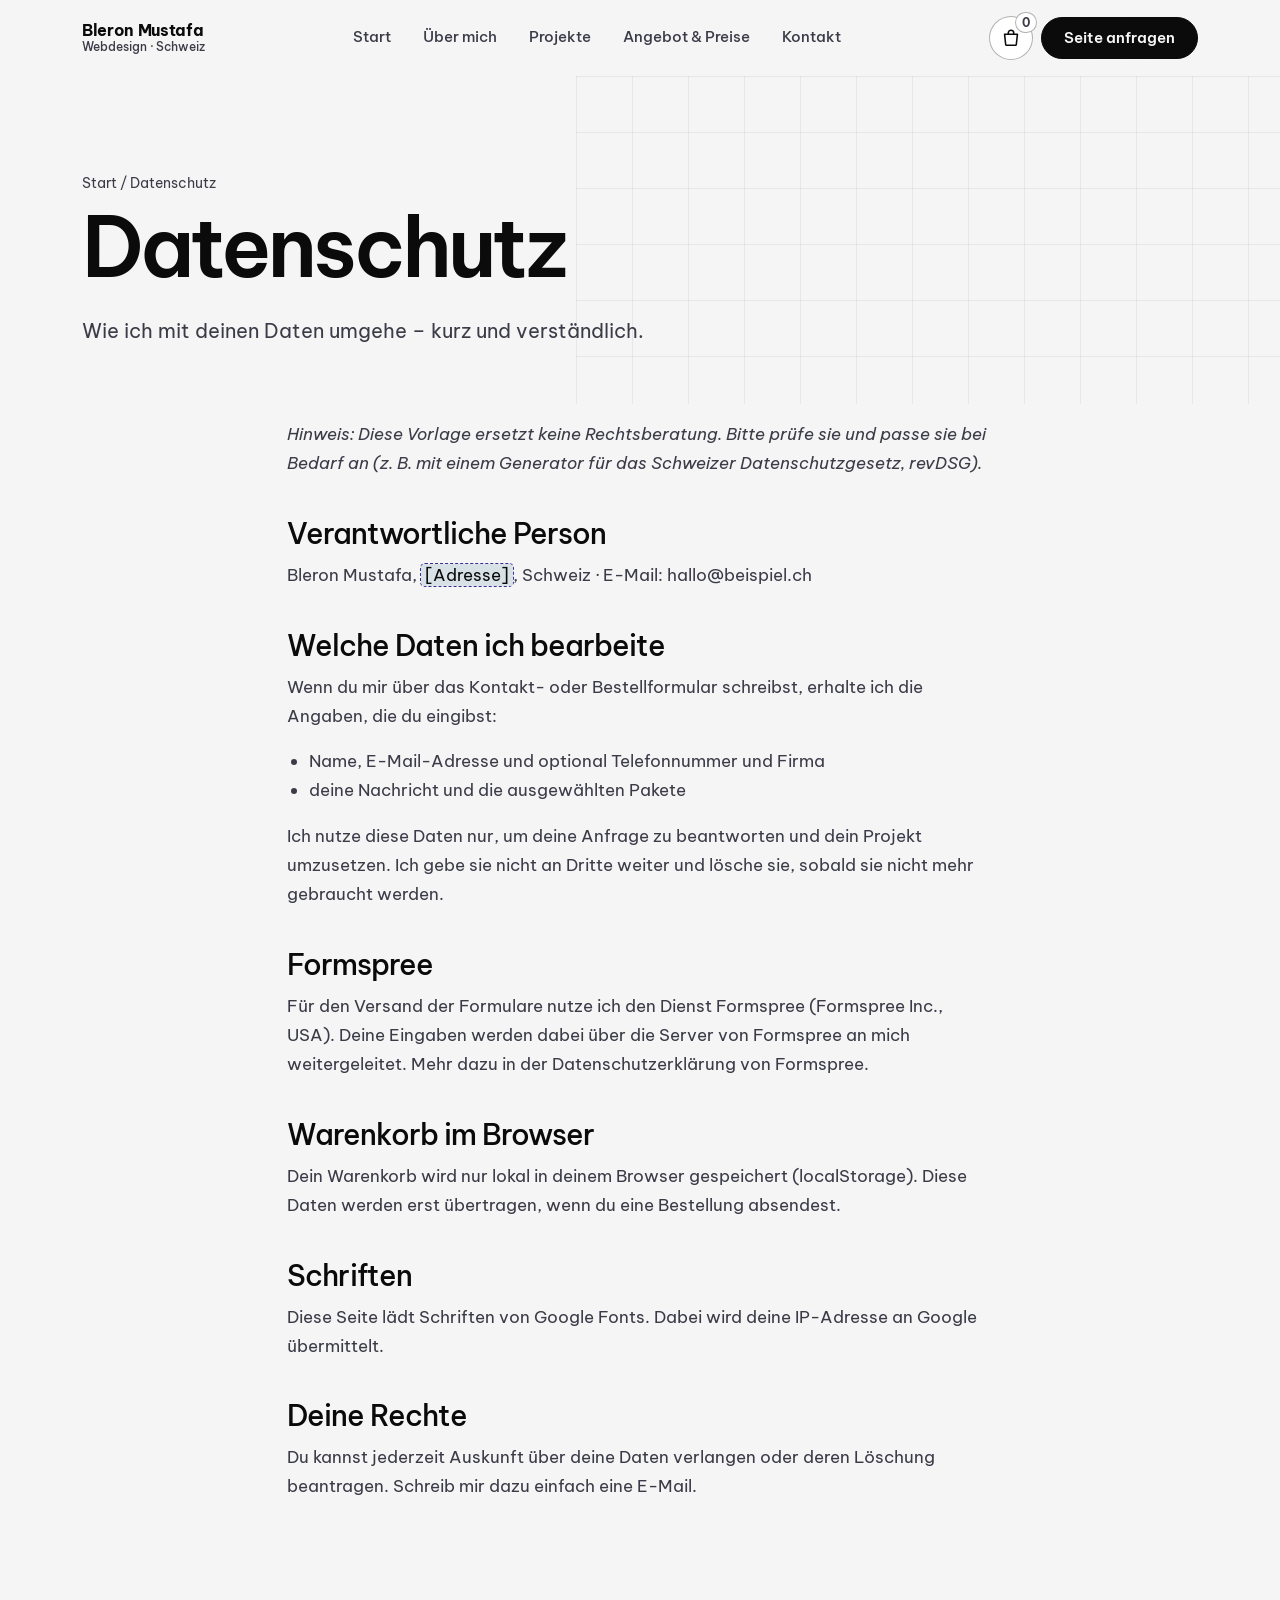
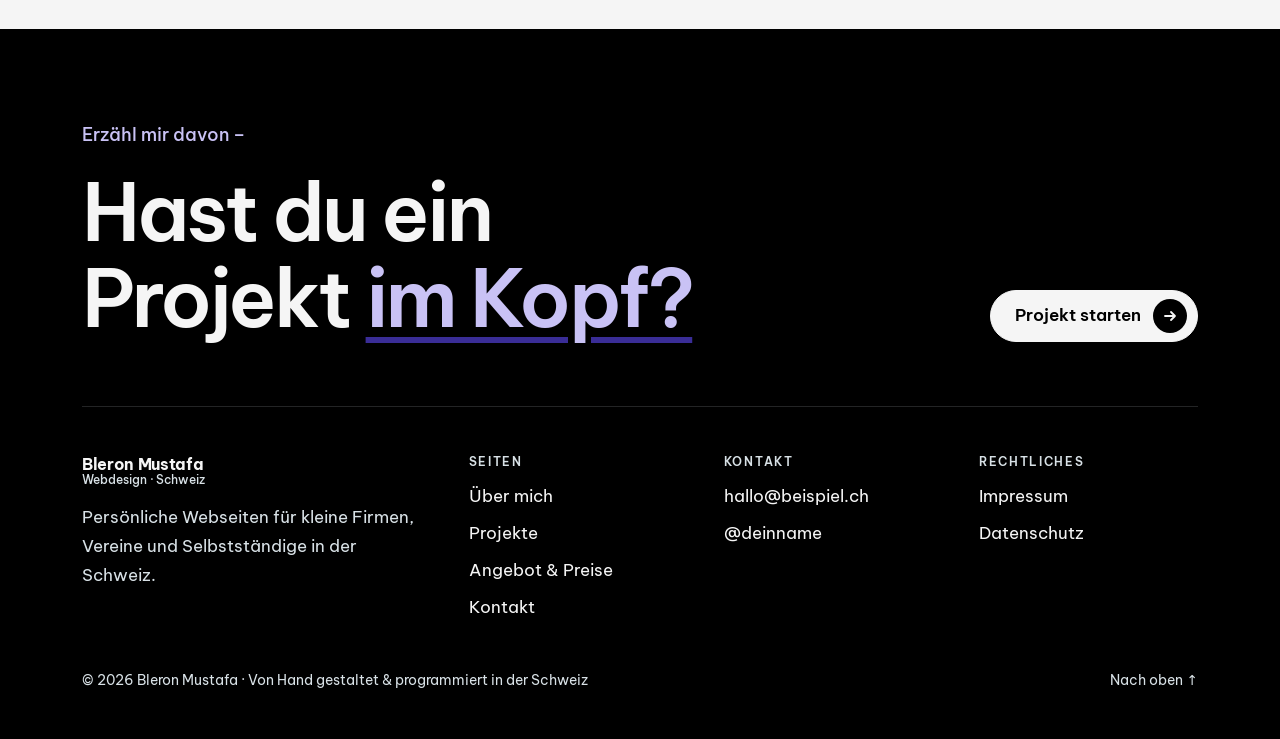
<file: datenschutz.html>
<!DOCTYPE html>
<html lang="de-CH">
<head>
  <meta charset="UTF-8">
  <meta name="viewport" content="width=device-width, initial-scale=1">
  <title>Datenschutz – Bleron Mustafa</title>
  <meta name="description" content="Datenschutzerklärung von Bleron Mustafa.">
  <meta name="theme-color" content="#f5f5f6" media="(prefers-color-scheme: light)">
  <meta name="theme-color" content="#000000" media="(prefers-color-scheme: dark)">
  <meta name="color-scheme" content="light dark">

  <!-- Schrift: Be Vietnam Pro -->
  <link rel="preconnect" href="https://fonts.googleapis.com">
  <link rel="preconnect" href="https://fonts.gstatic.com" crossorigin>
  <link href="https://fonts.googleapis.com/css2?family=Be+Vietnam+Pro:wght@400;500;600;700&display=swap" rel="stylesheet">

  <link rel="stylesheet" href="style.css">
  <script>document.documentElement.classList.add("js");</script>
  <script src="script.js" defer></script>
</head>
<body>
  <a class="skip-link" href="#main">Zum Inhalt springen</a>

  <!-- ===== Header ===== -->
  <header class="site-header">
    <div class="wrap header-row">
      <a class="brand" href="index.html" aria-label="Bleron Mustafa – zur Startseite">
        <span class="brand__name">Bleron Mustafa <small>Webdesign · Schweiz</small></span>
      </a>

      <nav class="nav" id="nav" aria-label="Hauptnavigation">
        <ul class="nav__list">
          <li><a href="index.html">Start <small>Willkommen</small></a></li>
          <li><a href="ueber-mich.html">Über mich <small>Wer ich bin</small></a></li>
          <li><a href="projekte.html">Projekte <small>Referenzen</small></a></li>
          <li><a href="angebot.html">Angebot &amp; Preise <small>Seite bestellen</small></a></li>
          <li><a href="kontakt.html">Kontakt <small>Schreib mir</small></a></li>
        </ul>
        <p class="nav__foot"><span data-config="email"></span><br>Antwort innert 48 Stunden</p>
      </nav>

      <div class="header-actions">
        <button class="icon-btn" id="cartBtn" type="button" aria-haspopup="dialog">
          <svg width="22" height="22" viewBox="0 0 24 24" aria-hidden="true"><path d="M5 8h14l-1.2 11.1a1 1 0 0 1-1 .9H7.2a1 1 0 0 1-1-.9L5 8Zm4 0V6.5a3 3 0 0 1 6 0V8" fill="none" stroke="currentColor" stroke-width="1.7" stroke-linecap="round" stroke-linejoin="round"/></svg>
          <span class="visually-hidden">Warenkorb öffnen, </span>
          <span class="cart-count is-empty" id="cartCount">0</span>
          <span class="visually-hidden"> Pakete</span>
        </button>
        <a class="btn btn--plain header-cta" href="angebot.html">Seite anfragen</a>
        <button class="menu-btn" id="menuBtn" type="button" aria-expanded="false" aria-controls="nav">
          <span class="menu-btn__lines" aria-hidden="true"></span>
          <span class="visually-hidden" id="menuLabel">Menü öffnen</span>
        </button>
      </div>
    </div>
  </header>

  <main id="main">
    <section class="page-hero">
      <div class="wrap">
        <nav class="breadcrumb" aria-label="Brotkrumen" data-reveal><a href="index.html">Start</a> / <span aria-current="page">Datenschutz</span></nav>
        <h1 class="title-xl split" data-split>Datenschutz</h1>
        <p class="lead" data-reveal style="--d:.3s">Wie ich mit deinen Daten umgehe – kurz und verständlich.</p>
      </div>
    </section>
    <section class="section" style="padding-top:16px">
      <div class="wrap legal">
        <p><em>Hinweis: Diese Vorlage ersetzt keine Rechtsberatung. Bitte prüfe sie und passe sie bei Bedarf an (z. B. mit einem Generator für das Schweizer Datenschutzgesetz, revDSG).</em></p>
        <h2>Verantwortliche Person</h2>
        <p>Bleron Mustafa, <span class="placeholder">[Adresse]</span>, Schweiz · E-Mail: <span data-config="email"></span></p>
        <h2>Welche Daten ich bearbeite</h2>
        <p>Wenn du mir über das Kontakt- oder Bestellformular schreibst, erhalte ich die Angaben, die du eingibst:</p>
        <ul><li>Name, E-Mail-Adresse und optional Telefonnummer und Firma</li><li>deine Nachricht und die ausgewählten Pakete</li></ul>
        <p>Ich nutze diese Daten nur, um deine Anfrage zu beantworten und dein Projekt umzusetzen. Ich gebe sie nicht an Dritte weiter und lösche sie, sobald sie nicht mehr gebraucht werden.</p>
        <h2>Formspree</h2>
        <p>Für den Versand der Formulare nutze ich den Dienst Formspree (Formspree Inc., USA). Deine Eingaben werden dabei über die Server von Formspree an mich weitergeleitet. Mehr dazu in der Datenschutzerklärung von Formspree.</p>
        <h2>Warenkorb im Browser</h2>
        <p>Dein Warenkorb wird nur lokal in deinem Browser gespeichert (localStorage). Diese Daten werden erst übertragen, wenn du eine Bestellung absendest.</p>
        <h2>Schriften</h2>
        <p>Diese Seite lädt Schriften von Google Fonts. Dabei wird deine IP-Adresse an Google übermittelt.</p>
        <h2>Deine Rechte</h2>
        <p>Du kannst jederzeit Auskunft über deine Daten verlangen oder deren Löschung beantragen. Schreib mir dazu einfach eine E-Mail.</p>
      </div>
    </section>
  </main>

  <!-- ===== Footer ===== -->
  <footer class="site-footer">
    <div class="wrap">
      <div class="footer-cta">
        <div>
          <p class="hand" data-reveal>Erzähl mir davon –</p>
          <h2 data-reveal style="--d:.1s">Hast du ein Projekt <em>im Kopf?</em></h2>
        </div>
        <div data-reveal style="--d:.2s">
          <a class="btn btn--light" href="angebot.html">Projekt starten <span class="btn__icon"><svg width="16" height="16" viewBox="0 0 16 16" aria-hidden="true"><path d="M3 8h10M9 4l4 4-4 4" fill="none" stroke="currentColor" stroke-width="1.8" stroke-linecap="round" stroke-linejoin="round"/></svg></span></a>
        </div>
      </div>
      <div class="footer-grid">
        <div>
          <a class="brand" href="index.html" aria-label="Zur Startseite">
            <span class="brand__name">Bleron Mustafa <small>Webdesign · Schweiz</small></span>
          </a>
          <p style="margin-top:16px">Persönliche Webseiten für kleine Firmen, Vereine und Selbstständige in der Schweiz.</p>
        </div>
        <div>
          <h3>Seiten</h3>
          <ul>
            <li><a href="ueber-mich.html">Über mich</a></li>
            <li><a href="projekte.html">Projekte</a></li>
            <li><a href="angebot.html">Angebot &amp; Preise</a></li>
            <li><a href="kontakt.html">Kontakt</a></li>
          </ul>
        </div>
        <div>
          <h3>Kontakt</h3>
          <ul id="footerContact"></ul>
        </div>
        <div>
          <h3>Rechtliches</h3>
          <ul>
            <li><a href="impressum.html">Impressum</a></li>
            <li><a href="datenschutz.html">Datenschutz</a></li>
          </ul>
        </div>
      </div>
      <div class="footer-bottom">
        <p>© <span id="year">2026</span> Bleron Mustafa · Von Hand gestaltet &amp; programmiert in der Schweiz</p>
        <a href="#main">Nach oben ↑</a>
      </div>
    </div>
  </footer>

  <noscript><p class="noscript">Bitte aktiviere JavaScript, damit Konfigurator, Warenkorb und Formulare funktionieren.</p></noscript>
</body>
</html>
</file>
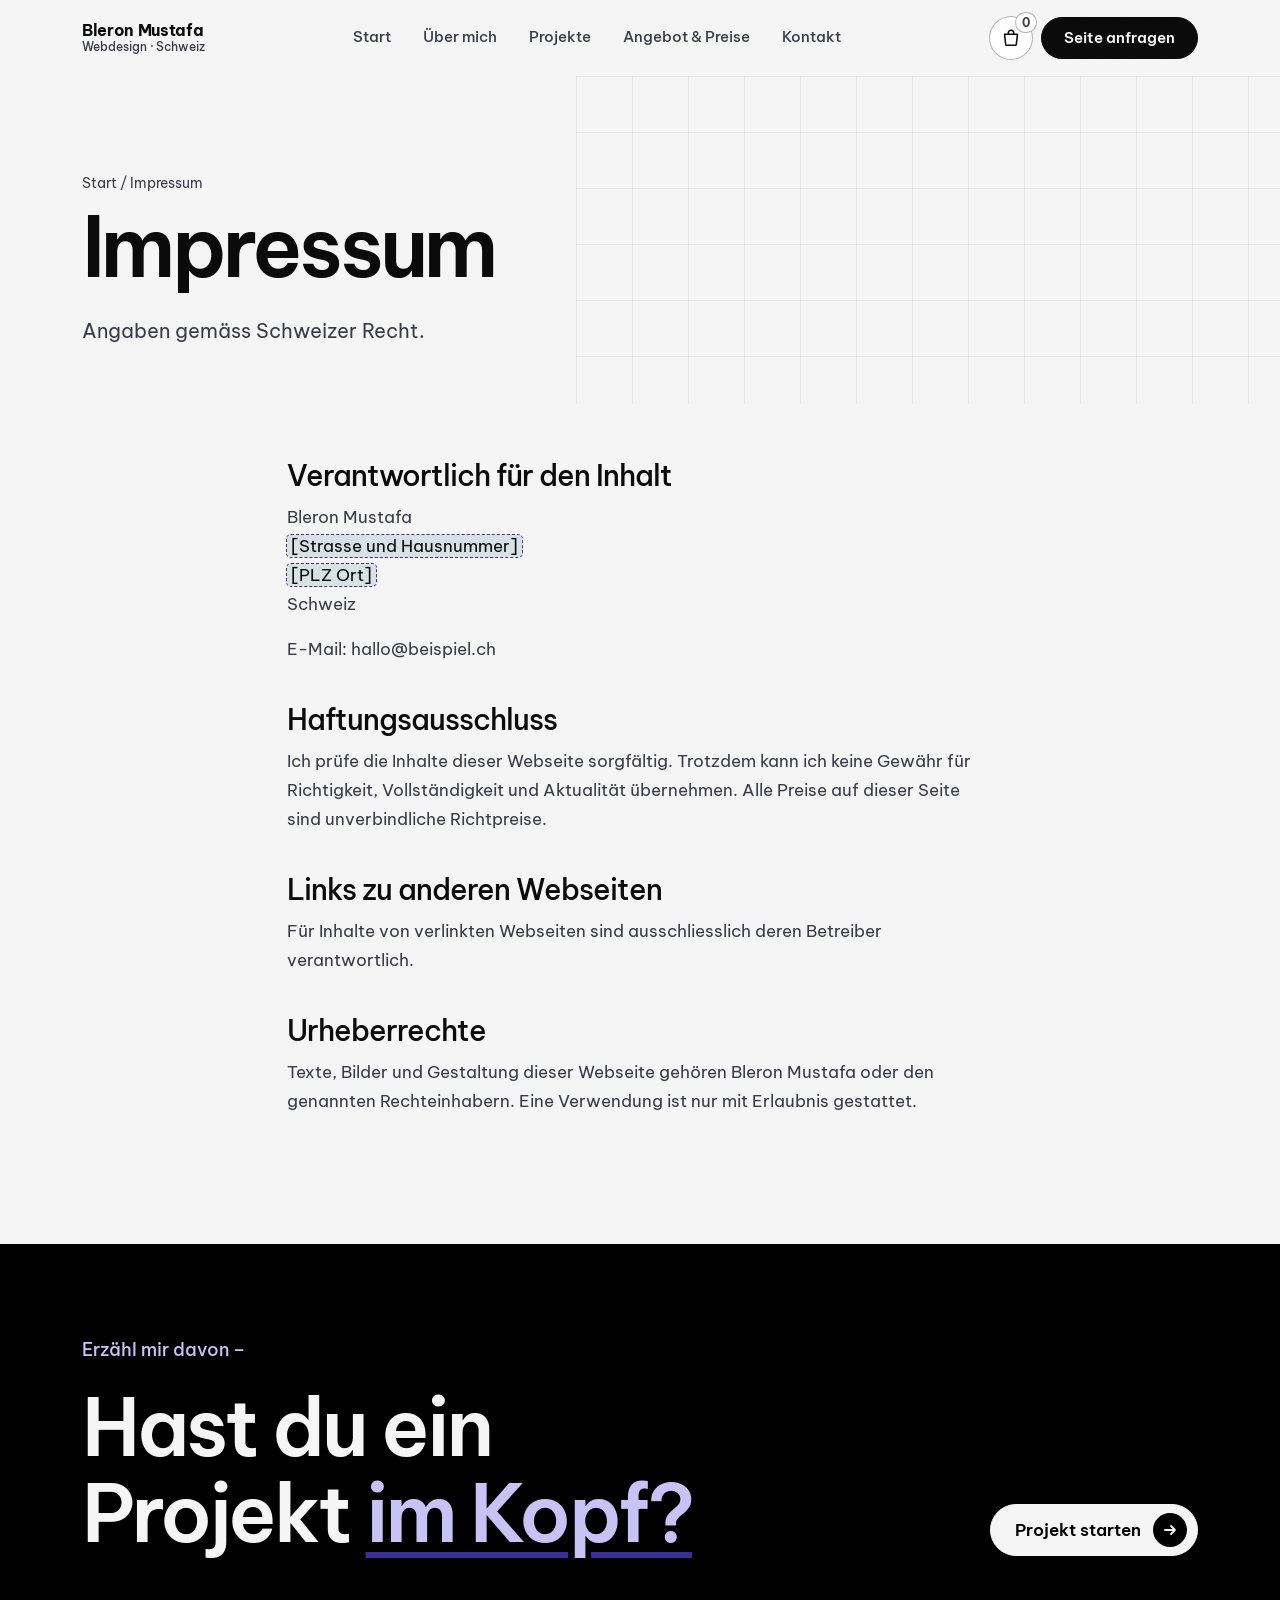
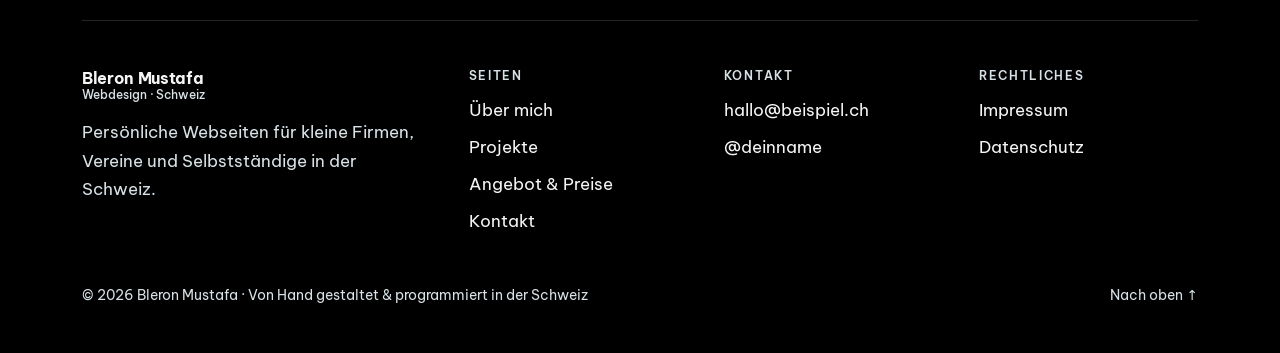
<file: impressum.html>
<!DOCTYPE html>
<html lang="de-CH">
<head>
  <meta charset="UTF-8">
  <meta name="viewport" content="width=device-width, initial-scale=1">
  <title>Impressum – Bleron Mustafa</title>
  <meta name="description" content="Impressum von Bleron Mustafa.">
  <meta name="theme-color" content="#f5f5f6" media="(prefers-color-scheme: light)">
  <meta name="theme-color" content="#000000" media="(prefers-color-scheme: dark)">
  <meta name="color-scheme" content="light dark">

  <!-- Schrift: Be Vietnam Pro -->
  <link rel="preconnect" href="https://fonts.googleapis.com">
  <link rel="preconnect" href="https://fonts.gstatic.com" crossorigin>
  <link href="https://fonts.googleapis.com/css2?family=Be+Vietnam+Pro:wght@400;500;600;700&display=swap" rel="stylesheet">

  <link rel="stylesheet" href="style.css">
  <script>document.documentElement.classList.add("js");</script>
  <script src="script.js" defer></script>
</head>
<body>
  <a class="skip-link" href="#main">Zum Inhalt springen</a>

  <!-- ===== Header ===== -->
  <header class="site-header">
    <div class="wrap header-row">
      <a class="brand" href="index.html" aria-label="Bleron Mustafa – zur Startseite">
        <span class="brand__name">Bleron Mustafa <small>Webdesign · Schweiz</small></span>
      </a>

      <nav class="nav" id="nav" aria-label="Hauptnavigation">
        <ul class="nav__list">
          <li><a href="index.html">Start <small>Willkommen</small></a></li>
          <li><a href="ueber-mich.html">Über mich <small>Wer ich bin</small></a></li>
          <li><a href="projekte.html">Projekte <small>Referenzen</small></a></li>
          <li><a href="angebot.html">Angebot &amp; Preise <small>Seite bestellen</small></a></li>
          <li><a href="kontakt.html">Kontakt <small>Schreib mir</small></a></li>
        </ul>
        <p class="nav__foot"><span data-config="email"></span><br>Antwort innert 48 Stunden</p>
      </nav>

      <div class="header-actions">
        <button class="icon-btn" id="cartBtn" type="button" aria-haspopup="dialog">
          <svg width="22" height="22" viewBox="0 0 24 24" aria-hidden="true"><path d="M5 8h14l-1.2 11.1a1 1 0 0 1-1 .9H7.2a1 1 0 0 1-1-.9L5 8Zm4 0V6.5a3 3 0 0 1 6 0V8" fill="none" stroke="currentColor" stroke-width="1.7" stroke-linecap="round" stroke-linejoin="round"/></svg>
          <span class="visually-hidden">Warenkorb öffnen, </span>
          <span class="cart-count is-empty" id="cartCount">0</span>
          <span class="visually-hidden"> Pakete</span>
        </button>
        <a class="btn btn--plain header-cta" href="angebot.html">Seite anfragen</a>
        <button class="menu-btn" id="menuBtn" type="button" aria-expanded="false" aria-controls="nav">
          <span class="menu-btn__lines" aria-hidden="true"></span>
          <span class="visually-hidden" id="menuLabel">Menü öffnen</span>
        </button>
      </div>
    </div>
  </header>

  <main id="main">
    <section class="page-hero">
      <div class="wrap">
        <nav class="breadcrumb" aria-label="Brotkrumen" data-reveal><a href="index.html">Start</a> / <span aria-current="page">Impressum</span></nav>
        <h1 class="title-xl split" data-split>Impressum</h1>
        <p class="lead" data-reveal style="--d:.3s">Angaben gemäss Schweizer Recht.</p>
      </div>
    </section>
    <section class="section" style="padding-top:16px">
      <div class="wrap legal">
        <h2>Verantwortlich für den Inhalt</h2>
        <p>Bleron Mustafa<br><span class="placeholder">[Strasse und Hausnummer]</span><br><span class="placeholder">[PLZ Ort]</span><br>Schweiz</p>
        <p>E-Mail: <span data-config="email"></span></p>
        <h2>Haftungsausschluss</h2>
        <p>Ich prüfe die Inhalte dieser Webseite sorgfältig. Trotzdem kann ich keine Gewähr für Richtigkeit, Vollständigkeit und Aktualität übernehmen. Alle Preise auf dieser Seite sind unverbindliche Richtpreise.</p>
        <h2>Links zu anderen Webseiten</h2>
        <p>Für Inhalte von verlinkten Webseiten sind ausschliesslich deren Betreiber verantwortlich.</p>
        <h2>Urheberrechte</h2>
        <p>Texte, Bilder und Gestaltung dieser Webseite gehören Bleron Mustafa oder den genannten Rechteinhabern. Eine Verwendung ist nur mit Erlaubnis gestattet.</p>
      </div>
    </section>
  </main>

  <!-- ===== Footer ===== -->
  <footer class="site-footer">
    <div class="wrap">
      <div class="footer-cta">
        <div>
          <p class="hand" data-reveal>Erzähl mir davon –</p>
          <h2 data-reveal style="--d:.1s">Hast du ein Projekt <em>im Kopf?</em></h2>
        </div>
        <div data-reveal style="--d:.2s">
          <a class="btn btn--light" href="angebot.html">Projekt starten <span class="btn__icon"><svg width="16" height="16" viewBox="0 0 16 16" aria-hidden="true"><path d="M3 8h10M9 4l4 4-4 4" fill="none" stroke="currentColor" stroke-width="1.8" stroke-linecap="round" stroke-linejoin="round"/></svg></span></a>
        </div>
      </div>
      <div class="footer-grid">
        <div>
          <a class="brand" href="index.html" aria-label="Zur Startseite">
            <span class="brand__name">Bleron Mustafa <small>Webdesign · Schweiz</small></span>
          </a>
          <p style="margin-top:16px">Persönliche Webseiten für kleine Firmen, Vereine und Selbstständige in der Schweiz.</p>
        </div>
        <div>
          <h3>Seiten</h3>
          <ul>
            <li><a href="ueber-mich.html">Über mich</a></li>
            <li><a href="projekte.html">Projekte</a></li>
            <li><a href="angebot.html">Angebot &amp; Preise</a></li>
            <li><a href="kontakt.html">Kontakt</a></li>
          </ul>
        </div>
        <div>
          <h3>Kontakt</h3>
          <ul id="footerContact"></ul>
        </div>
        <div>
          <h3>Rechtliches</h3>
          <ul>
            <li><a href="impressum.html">Impressum</a></li>
            <li><a href="datenschutz.html">Datenschutz</a></li>
          </ul>
        </div>
      </div>
      <div class="footer-bottom">
        <p>© <span id="year">2026</span> Bleron Mustafa · Von Hand gestaltet &amp; programmiert in der Schweiz</p>
        <a href="#main">Nach oben ↑</a>
      </div>
    </div>
  </footer>

  <noscript><p class="noscript">Bitte aktiviere JavaScript, damit Konfigurator, Warenkorb und Formulare funktionieren.</p></noscript>
</body>
</html>
</file>
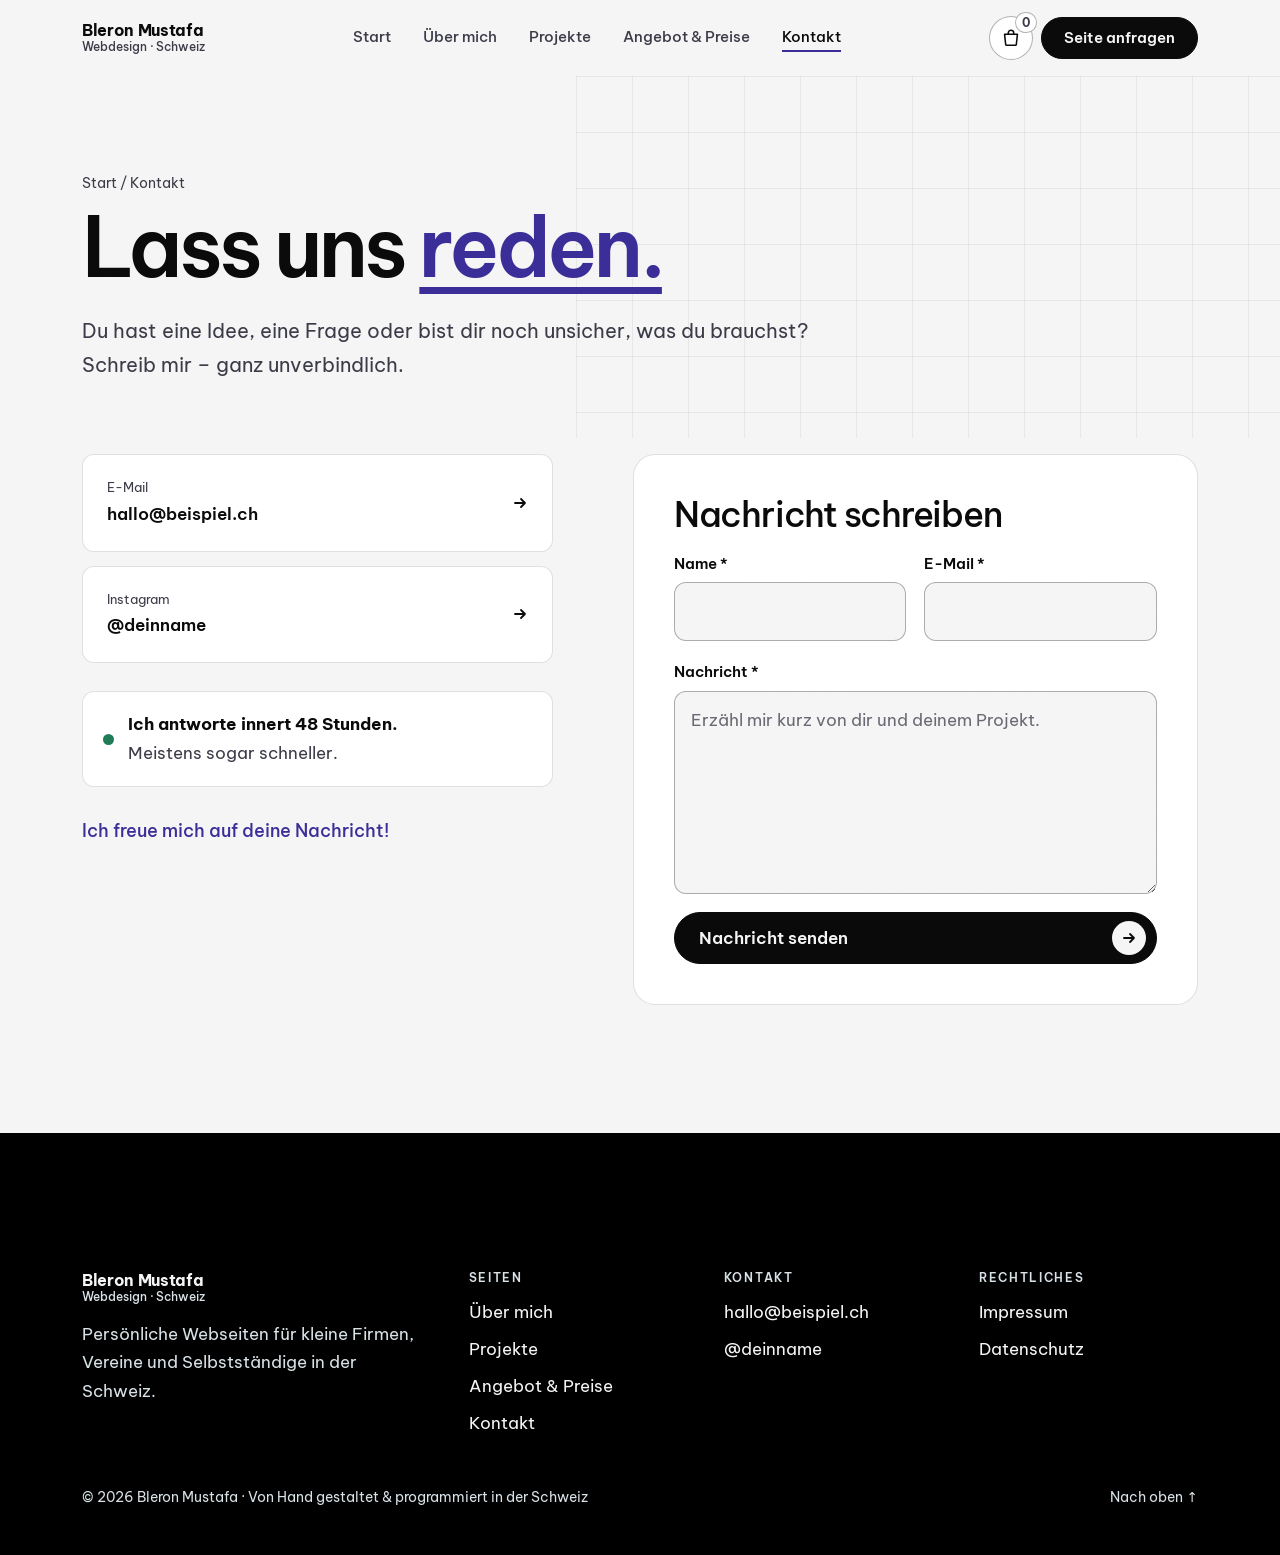
<file: kontakt.html>
<!DOCTYPE html>
<html lang="de-CH">
<head>
  <meta charset="UTF-8">
  <meta name="viewport" content="width=device-width, initial-scale=1">
  <title>Kontakt – Bleron Mustafa</title>
  <meta name="description" content="Schreib Bleron Mustafa – Fragen, Ideen oder einfach Hallo sagen. Antwort innert 48 Stunden.">
  <meta name="theme-color" content="#f5f5f6" media="(prefers-color-scheme: light)">
  <meta name="theme-color" content="#000000" media="(prefers-color-scheme: dark)">
  <meta name="color-scheme" content="light dark">

  <!-- Schrift: Be Vietnam Pro -->
  <link rel="preconnect" href="https://fonts.googleapis.com">
  <link rel="preconnect" href="https://fonts.gstatic.com" crossorigin>
  <link href="https://fonts.googleapis.com/css2?family=Be+Vietnam+Pro:wght@400;500;600;700&display=swap" rel="stylesheet">

  <link rel="stylesheet" href="style.css">
  <script>document.documentElement.classList.add("js");</script>
  <script src="script.js" defer></script>
</head>
<body>
  <a class="skip-link" href="#main">Zum Inhalt springen</a>

  <!-- ===== Header ===== -->
  <header class="site-header">
    <div class="wrap header-row">
      <a class="brand" href="index.html" aria-label="Bleron Mustafa – zur Startseite">
        <span class="brand__name">Bleron Mustafa <small>Webdesign · Schweiz</small></span>
      </a>

      <nav class="nav" id="nav" aria-label="Hauptnavigation">
        <ul class="nav__list">
          <li><a href="index.html">Start <small>Willkommen</small></a></li>
          <li><a href="ueber-mich.html">Über mich <small>Wer ich bin</small></a></li>
          <li><a href="projekte.html">Projekte <small>Referenzen</small></a></li>
          <li><a href="angebot.html">Angebot &amp; Preise <small>Seite bestellen</small></a></li>
          <li><a href="kontakt.html" aria-current="page">Kontakt <small>Schreib mir</small></a></li>
        </ul>
        <p class="nav__foot"><span data-config="email"></span><br>Antwort innert 48 Stunden</p>
      </nav>

      <div class="header-actions">
        <button class="icon-btn" id="cartBtn" type="button" aria-haspopup="dialog">
          <svg width="22" height="22" viewBox="0 0 24 24" aria-hidden="true"><path d="M5 8h14l-1.2 11.1a1 1 0 0 1-1 .9H7.2a1 1 0 0 1-1-.9L5 8Zm4 0V6.5a3 3 0 0 1 6 0V8" fill="none" stroke="currentColor" stroke-width="1.7" stroke-linecap="round" stroke-linejoin="round"/></svg>
          <span class="visually-hidden">Warenkorb öffnen, </span>
          <span class="cart-count is-empty" id="cartCount">0</span>
          <span class="visually-hidden"> Pakete</span>
        </button>
        <a class="btn btn--plain header-cta" href="angebot.html">Seite anfragen</a>
        <button class="menu-btn" id="menuBtn" type="button" aria-expanded="false" aria-controls="nav">
          <span class="menu-btn__lines" aria-hidden="true"></span>
          <span class="visually-hidden" id="menuLabel">Menü öffnen</span>
        </button>
      </div>
    </div>
  </header>

  <main id="main">
    <section class="page-hero">
      <div class="wrap">
        <nav class="breadcrumb" aria-label="Brotkrumen" data-reveal><a href="index.html">Start</a> / <span aria-current="page">Kontakt</span></nav>
        <h1 class="title-xl split" data-split>Lass uns <em>reden.</em></h1>
        <p class="lead" data-reveal style="--d:.3s">Du hast eine Idee, eine Frage oder bist dir noch unsicher, was du brauchst? Schreib mir – ganz unverbindlich.</p>
      </div>
    </section>

    <section class="section" style="padding-top:16px" aria-label="Kontaktmöglichkeiten">
      <div class="wrap contact-grid">
        <div data-reveal>
          <div class="contact-cards" id="contactCards"></div>
          <div class="response">
            <span class="response__dot" aria-hidden="true"></span>
            <p style="margin:0"><strong>Ich antworte innert 48 Stunden.</strong><br><span class="muted">Meistens sogar schneller.</span></p>
          </div>
          <p class="hand" style="margin-top:28px">Ich freue mich auf deine Nachricht!</p>
        </div>

        <div class="form-card" data-reveal style="--d:.15s">
          <form class="form" id="contactForm" novalidate>
            <h2 class="title-m">Nachricht schreiben</h2>
            <div class="form-row">
              <div class="field">
                <label for="cName">Name *</label>
                <input id="cName" name="name" type="text" autocomplete="name" required aria-describedby="cNameErr">
                <p class="field__error" id="cNameErr"></p>
              </div>
              <div class="field">
                <label for="cEmail">E-Mail *</label>
                <input id="cEmail" name="email" type="email" autocomplete="email" required aria-describedby="cEmailErr">
                <p class="field__error" id="cEmailErr"></p>
              </div>
            </div>
            <div class="field">
              <label for="cMessage">Nachricht *</label>
              <textarea id="cMessage" name="nachricht" rows="6" required aria-describedby="cMessageErr" placeholder="Erzähl mir kurz von dir und deinem Projekt."></textarea>
              <p class="field__error" id="cMessageErr"></p>
            </div>
            <input class="visually-hidden" type="text" name="_gotcha" tabindex="-1" autocomplete="off" aria-hidden="true">
            <button class="btn btn--block" type="submit" id="contactBtn"><span>Nachricht senden</span> <span class="btn__icon"><svg width="16" height="16" viewBox="0 0 16 16" aria-hidden="true"><path d="M3 8h10M9 4l4 4-4 4" fill="none" stroke="currentColor" stroke-width="1.8" stroke-linecap="round" stroke-linejoin="round"/></svg></span></button>
            <p class="form-status" id="contactStatus" role="alert"></p>
          </form>
          <div class="success" id="contactSuccess" hidden tabindex="-1">
            <div class="success__icon"><svg width="36" height="36" viewBox="0 0 36 36" aria-hidden="true"><path d="M9 18.5l6 6 12-13" fill="none" stroke="currentColor" stroke-width="3" stroke-linecap="round" stroke-linejoin="round"/></svg></div>
            <h2>Nachricht ist da!</h2>
            <p>Danke für deine Nachricht. Ich melde mich so schnell wie möglich bei dir.</p>
            <p class="demo-hint" id="contactDemo" hidden>Demo-Modus: Es wurde keine E-Mail gesendet, weil die Formspree-ID in script.js noch fehlt.</p>
          </div>
        </div>
      </div>
    </section>
  </main>

  <!-- ===== Footer ===== -->
  <footer class="site-footer">
    <div class="wrap">
      <div class="footer-grid">
        <div>
          <a class="brand" href="index.html" aria-label="Zur Startseite">
            <span class="brand__name">Bleron Mustafa <small>Webdesign · Schweiz</small></span>
          </a>
          <p style="margin-top:16px">Persönliche Webseiten für kleine Firmen, Vereine und Selbstständige in der Schweiz.</p>
        </div>
        <div>
          <h3>Seiten</h3>
          <ul>
            <li><a href="ueber-mich.html">Über mich</a></li>
            <li><a href="projekte.html">Projekte</a></li>
            <li><a href="angebot.html">Angebot &amp; Preise</a></li>
            <li><a href="kontakt.html">Kontakt</a></li>
          </ul>
        </div>
        <div>
          <h3>Kontakt</h3>
          <ul id="footerContact"></ul>
        </div>
        <div>
          <h3>Rechtliches</h3>
          <ul>
            <li><a href="impressum.html">Impressum</a></li>
            <li><a href="datenschutz.html">Datenschutz</a></li>
          </ul>
        </div>
      </div>
      <div class="footer-bottom">
        <p>© <span id="year">2026</span> Bleron Mustafa · Von Hand gestaltet &amp; programmiert in der Schweiz</p>
        <a href="#main">Nach oben ↑</a>
      </div>
    </div>
  </footer>

  <noscript><p class="noscript">Bitte aktiviere JavaScript, damit Konfigurator, Warenkorb und Formulare funktionieren.</p></noscript>
</body>
</html>
</file>
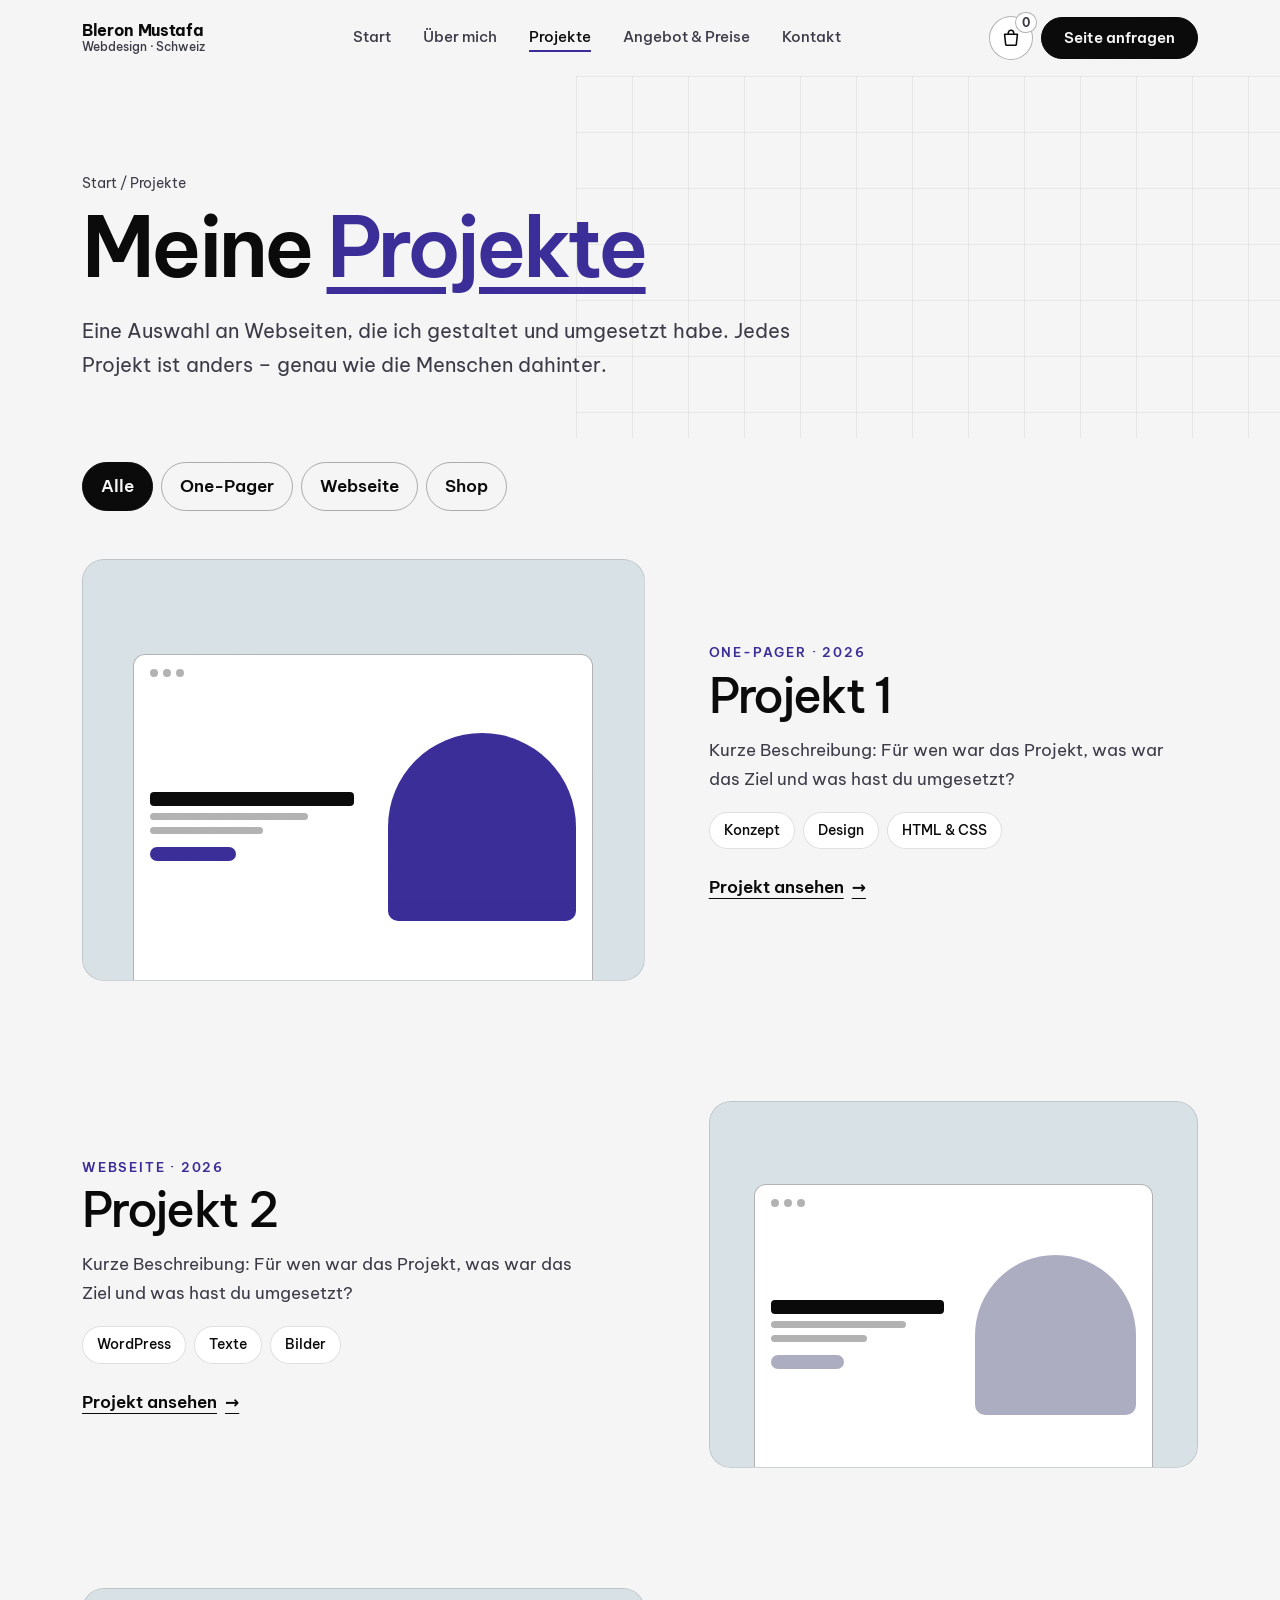
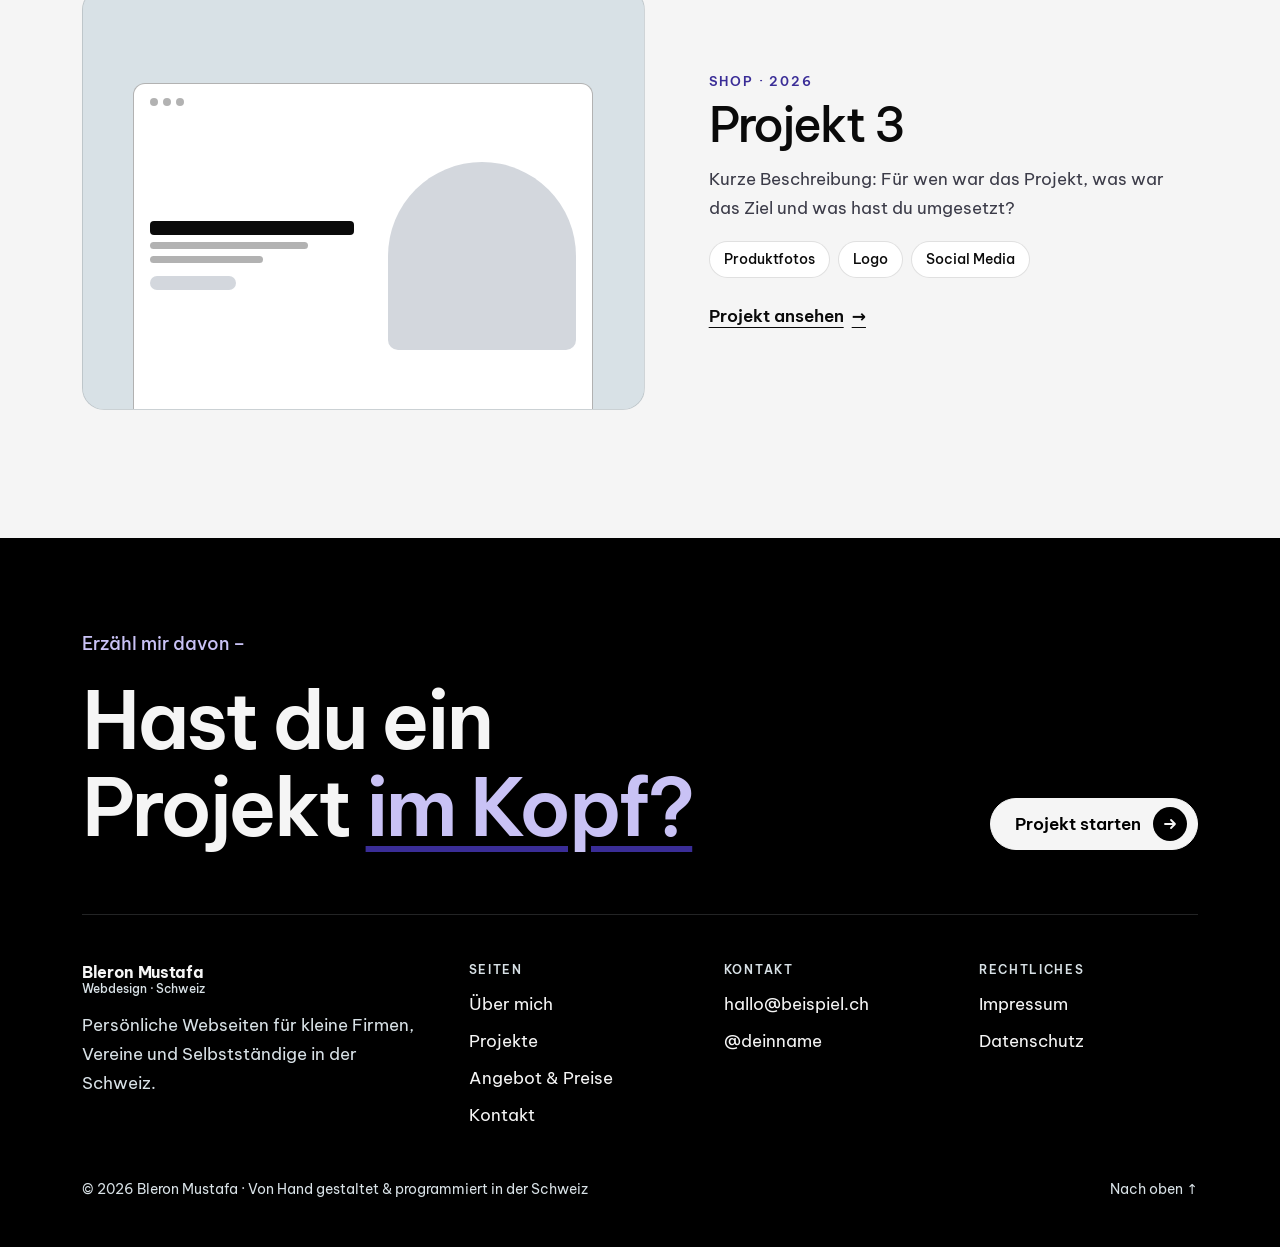
<file: projekte.html>
<!DOCTYPE html>
<html lang="de-CH">
<head>
  <meta charset="UTF-8">
  <meta name="viewport" content="width=device-width, initial-scale=1">
  <title>Projekte – Bleron Mustafa</title>
  <meta name="description" content="Referenz-Projekte von Bleron Mustafa: Webseiten, One-Pager und Shops.">
  <meta name="theme-color" content="#f5f5f6" media="(prefers-color-scheme: light)">
  <meta name="theme-color" content="#000000" media="(prefers-color-scheme: dark)">
  <meta name="color-scheme" content="light dark">

  <!-- Schrift: Be Vietnam Pro -->
  <link rel="preconnect" href="https://fonts.googleapis.com">
  <link rel="preconnect" href="https://fonts.gstatic.com" crossorigin>
  <link href="https://fonts.googleapis.com/css2?family=Be+Vietnam+Pro:wght@400;500;600;700&display=swap" rel="stylesheet">

  <link rel="stylesheet" href="style.css">
  <script>document.documentElement.classList.add("js");</script>
  <script src="script.js" defer></script>
</head>
<body>
  <a class="skip-link" href="#main">Zum Inhalt springen</a>

  <!-- ===== Header ===== -->
  <header class="site-header">
    <div class="wrap header-row">
      <a class="brand" href="index.html" aria-label="Bleron Mustafa – zur Startseite">
        <span class="brand__name">Bleron Mustafa <small>Webdesign · Schweiz</small></span>
      </a>

      <nav class="nav" id="nav" aria-label="Hauptnavigation">
        <ul class="nav__list">
          <li><a href="index.html">Start <small>Willkommen</small></a></li>
          <li><a href="ueber-mich.html">Über mich <small>Wer ich bin</small></a></li>
          <li><a href="projekte.html" aria-current="page">Projekte <small>Referenzen</small></a></li>
          <li><a href="angebot.html">Angebot &amp; Preise <small>Seite bestellen</small></a></li>
          <li><a href="kontakt.html">Kontakt <small>Schreib mir</small></a></li>
        </ul>
        <p class="nav__foot"><span data-config="email"></span><br>Antwort innert 48 Stunden</p>
      </nav>

      <div class="header-actions">
        <button class="icon-btn" id="cartBtn" type="button" aria-haspopup="dialog">
          <svg width="22" height="22" viewBox="0 0 24 24" aria-hidden="true"><path d="M5 8h14l-1.2 11.1a1 1 0 0 1-1 .9H7.2a1 1 0 0 1-1-.9L5 8Zm4 0V6.5a3 3 0 0 1 6 0V8" fill="none" stroke="currentColor" stroke-width="1.7" stroke-linecap="round" stroke-linejoin="round"/></svg>
          <span class="visually-hidden">Warenkorb öffnen, </span>
          <span class="cart-count is-empty" id="cartCount">0</span>
          <span class="visually-hidden"> Pakete</span>
        </button>
        <a class="btn btn--plain header-cta" href="angebot.html">Seite anfragen</a>
        <button class="menu-btn" id="menuBtn" type="button" aria-expanded="false" aria-controls="nav">
          <span class="menu-btn__lines" aria-hidden="true"></span>
          <span class="visually-hidden" id="menuLabel">Menü öffnen</span>
        </button>
      </div>
    </div>
  </header>

  <main id="main">
    <section class="page-hero">
      <div class="wrap">
        <nav class="breadcrumb" aria-label="Brotkrumen" data-reveal><a href="index.html">Start</a> / <span aria-current="page">Projekte</span></nav>
        <h1 class="title-xl split" data-split>Meine <em>Projekte</em></h1>
        <p class="lead" data-reveal style="--d:.3s">Eine Auswahl an Webseiten, die ich gestaltet und umgesetzt habe. Jedes Projekt ist anders – genau wie die Menschen dahinter.</p>
      </div>
    </section>

    <section class="section" style="padding-top:24px" aria-label="Projektliste">
      <div class="wrap">
        <div class="filters" id="filters" role="group" aria-label="Projekte filtern" data-reveal></div>
        <p class="visually-hidden" id="filterStatus" role="status"></p>
        <div class="cases" id="caseList"></div>
      </div>
    </section>
  </main>

  <!-- ===== Footer ===== -->
  <footer class="site-footer">
    <div class="wrap">
      <div class="footer-cta">
        <div>
          <p class="hand" data-reveal>Erzähl mir davon –</p>
          <h2 data-reveal style="--d:.1s">Hast du ein Projekt <em>im Kopf?</em></h2>
        </div>
        <div data-reveal style="--d:.2s">
          <a class="btn btn--light" href="angebot.html">Projekt starten <span class="btn__icon"><svg width="16" height="16" viewBox="0 0 16 16" aria-hidden="true"><path d="M3 8h10M9 4l4 4-4 4" fill="none" stroke="currentColor" stroke-width="1.8" stroke-linecap="round" stroke-linejoin="round"/></svg></span></a>
        </div>
      </div>
      <div class="footer-grid">
        <div>
          <a class="brand" href="index.html" aria-label="Zur Startseite">
            <span class="brand__name">Bleron Mustafa <small>Webdesign · Schweiz</small></span>
          </a>
          <p style="margin-top:16px">Persönliche Webseiten für kleine Firmen, Vereine und Selbstständige in der Schweiz.</p>
        </div>
        <div>
          <h3>Seiten</h3>
          <ul>
            <li><a href="ueber-mich.html">Über mich</a></li>
            <li><a href="projekte.html">Projekte</a></li>
            <li><a href="angebot.html">Angebot &amp; Preise</a></li>
            <li><a href="kontakt.html">Kontakt</a></li>
          </ul>
        </div>
        <div>
          <h3>Kontakt</h3>
          <ul id="footerContact"></ul>
        </div>
        <div>
          <h3>Rechtliches</h3>
          <ul>
            <li><a href="impressum.html">Impressum</a></li>
            <li><a href="datenschutz.html">Datenschutz</a></li>
          </ul>
        </div>
      </div>
      <div class="footer-bottom">
        <p>© <span id="year">2026</span> Bleron Mustafa · Von Hand gestaltet &amp; programmiert in der Schweiz</p>
        <a href="#main">Nach oben ↑</a>
      </div>
    </div>
  </footer>

  <noscript><p class="noscript">Bitte aktiviere JavaScript, damit Konfigurator, Warenkorb und Formulare funktionieren.</p></noscript>
</body>
</html>
</file>
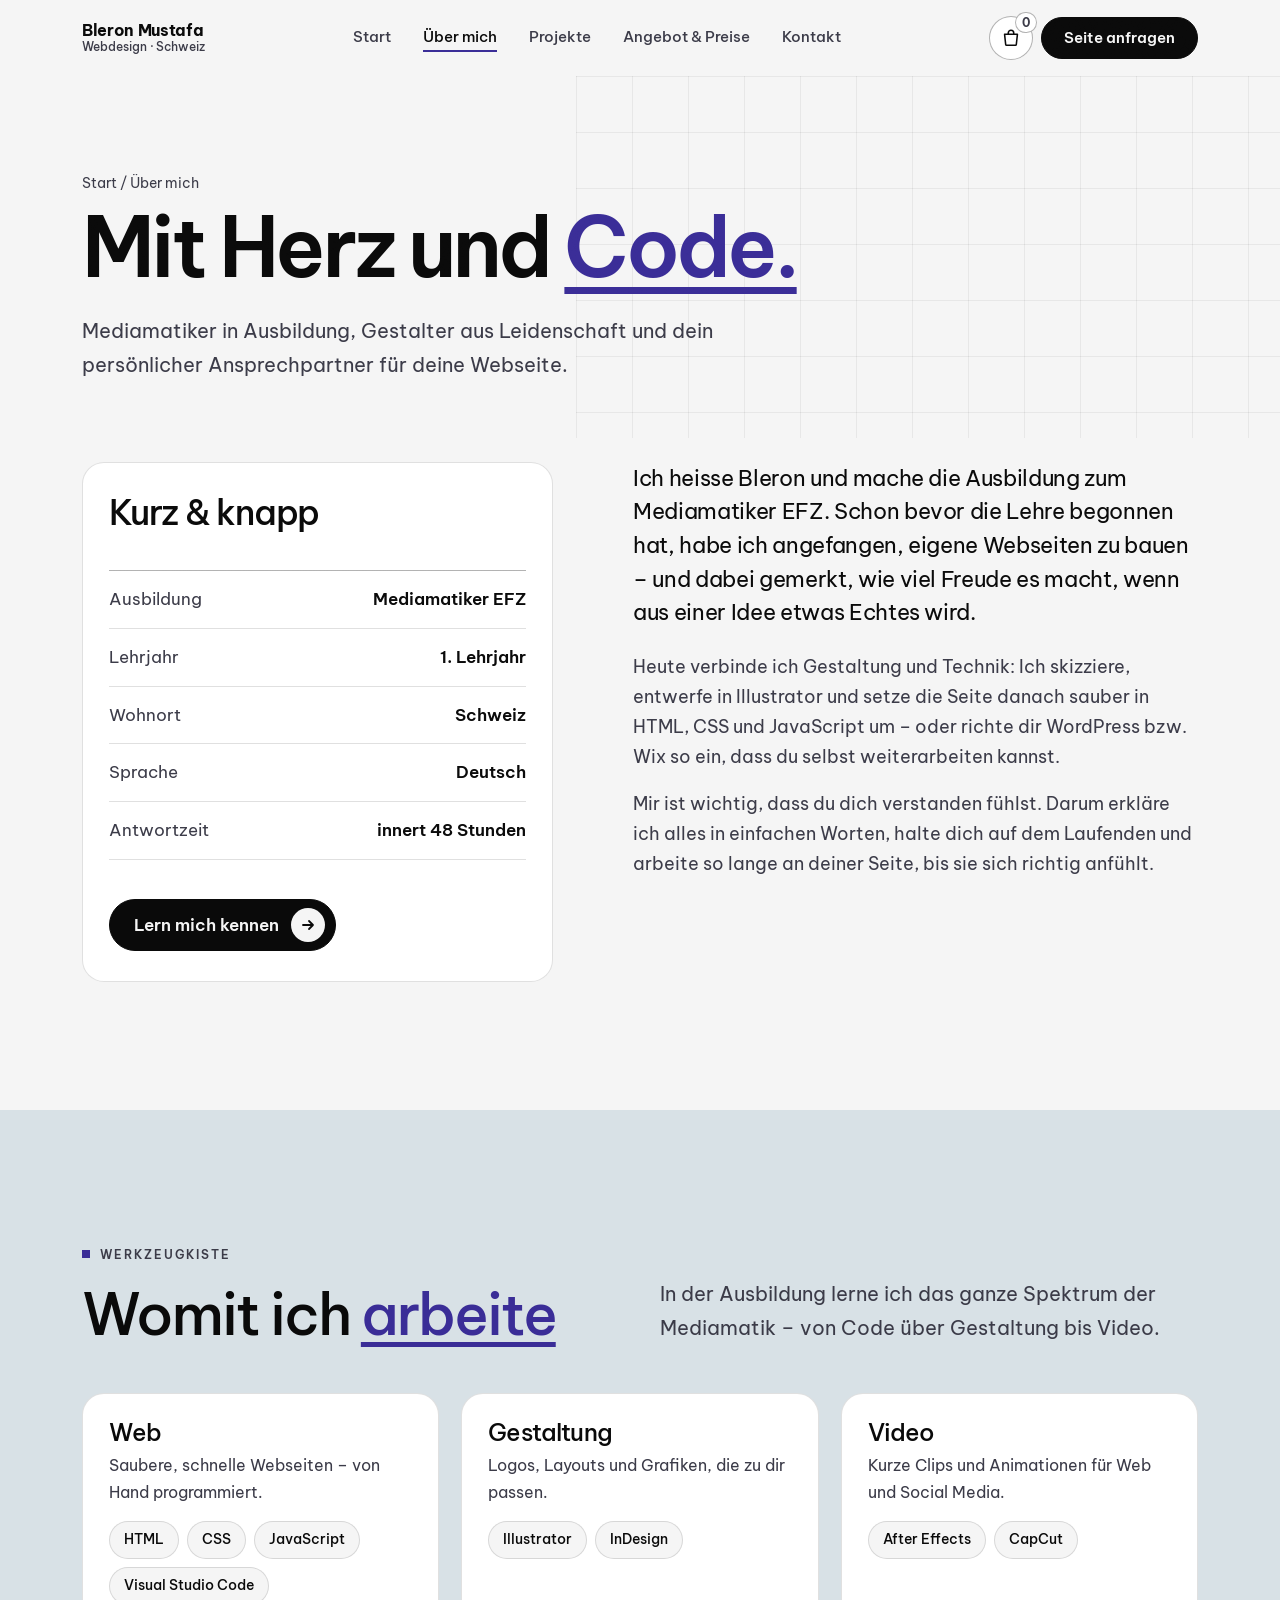
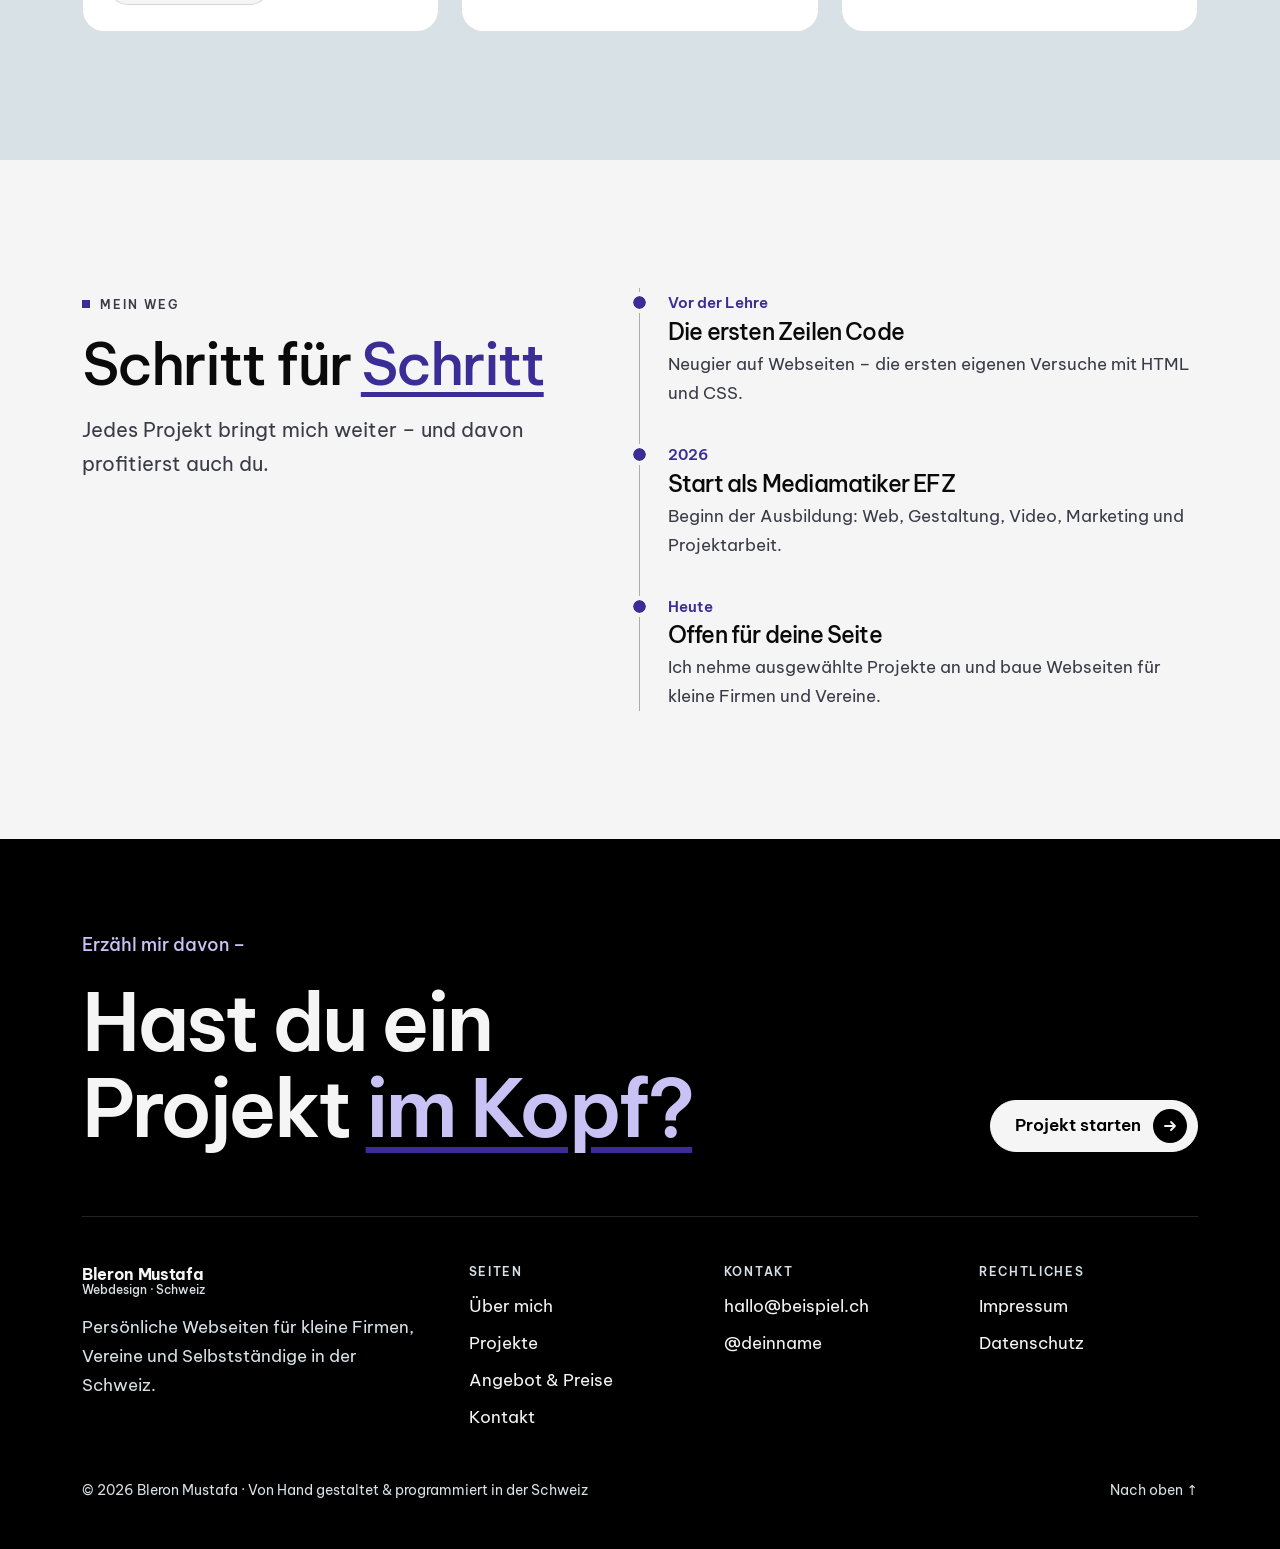
<file: ueber-mich.html>
<!DOCTYPE html>
<html lang="de-CH">
<head>
  <meta charset="UTF-8">
  <meta name="viewport" content="width=device-width, initial-scale=1">
  <title>Über mich – Bleron Mustafa</title>
  <meta name="description" content="Wer hinter den Webseiten steckt: Bleron Mustafa, Mediamatiker EFZ in Ausbildung aus der Schweiz.">
  <meta name="theme-color" content="#f5f5f6" media="(prefers-color-scheme: light)">
  <meta name="theme-color" content="#000000" media="(prefers-color-scheme: dark)">
  <meta name="color-scheme" content="light dark">

  <!-- Schrift: Be Vietnam Pro -->
  <link rel="preconnect" href="https://fonts.googleapis.com">
  <link rel="preconnect" href="https://fonts.gstatic.com" crossorigin>
  <link href="https://fonts.googleapis.com/css2?family=Be+Vietnam+Pro:wght@400;500;600;700&display=swap" rel="stylesheet">

  <link rel="stylesheet" href="style.css">
  <script>document.documentElement.classList.add("js");</script>
  <script src="script.js" defer></script>
</head>
<body>
  <a class="skip-link" href="#main">Zum Inhalt springen</a>

  <!-- ===== Header ===== -->
  <header class="site-header">
    <div class="wrap header-row">
      <a class="brand" href="index.html" aria-label="Bleron Mustafa – zur Startseite">
        <span class="brand__name">Bleron Mustafa <small>Webdesign · Schweiz</small></span>
      </a>

      <nav class="nav" id="nav" aria-label="Hauptnavigation">
        <ul class="nav__list">
          <li><a href="index.html">Start <small>Willkommen</small></a></li>
          <li><a href="ueber-mich.html" aria-current="page">Über mich <small>Wer ich bin</small></a></li>
          <li><a href="projekte.html">Projekte <small>Referenzen</small></a></li>
          <li><a href="angebot.html">Angebot &amp; Preise <small>Seite bestellen</small></a></li>
          <li><a href="kontakt.html">Kontakt <small>Schreib mir</small></a></li>
        </ul>
        <p class="nav__foot"><span data-config="email"></span><br>Antwort innert 48 Stunden</p>
      </nav>

      <div class="header-actions">
        <button class="icon-btn" id="cartBtn" type="button" aria-haspopup="dialog">
          <svg width="22" height="22" viewBox="0 0 24 24" aria-hidden="true"><path d="M5 8h14l-1.2 11.1a1 1 0 0 1-1 .9H7.2a1 1 0 0 1-1-.9L5 8Zm4 0V6.5a3 3 0 0 1 6 0V8" fill="none" stroke="currentColor" stroke-width="1.7" stroke-linecap="round" stroke-linejoin="round"/></svg>
          <span class="visually-hidden">Warenkorb öffnen, </span>
          <span class="cart-count is-empty" id="cartCount">0</span>
          <span class="visually-hidden"> Pakete</span>
        </button>
        <a class="btn btn--plain header-cta" href="angebot.html">Seite anfragen</a>
        <button class="menu-btn" id="menuBtn" type="button" aria-expanded="false" aria-controls="nav">
          <span class="menu-btn__lines" aria-hidden="true"></span>
          <span class="visually-hidden" id="menuLabel">Menü öffnen</span>
        </button>
      </div>
    </div>
  </header>

  <main id="main">
    <section class="page-hero">
      <div class="wrap">
        <nav class="breadcrumb" aria-label="Brotkrumen" data-reveal><a href="index.html">Start</a> / <span aria-current="page">Über mich</span></nav>
        <h1 class="title-xl split" data-split>Mit Herz und <em>Code.</em></h1>
        <p class="lead" data-reveal style="--d:.3s">Mediamatiker in Ausbildung, Gestalter aus Leidenschaft und dein persönlicher Ansprechpartner für deine Webseite.</p>
      </div>
    </section>

    <section class="section" style="padding-top:24px" aria-label="Meine Geschichte">
      <div class="wrap about-grid">
        <aside class="profile" data-reveal aria-labelledby="profileTitle">
          <h2 class="title-m" id="profileTitle">Kurz &amp; knapp</h2>
          <dl class="facts" id="facts"></dl>
          <a class="btn" href="kontakt.html">Lern mich kennen <span class="btn__icon"><svg width="16" height="16" viewBox="0 0 16 16" aria-hidden="true"><path d="M3 8h10M9 4l4 4-4 4" fill="none" stroke="currentColor" stroke-width="1.8" stroke-linecap="round" stroke-linejoin="round"/></svg></span></a>
        </aside>
        <div class="about-text" id="aboutText" data-reveal style="--d:.1s"></div>
      </div>
    </section>

    <section class="section section--sand" aria-labelledby="skillsTitle">
      <div class="wrap">
        <div class="section-head">
          <div>
            <p class="kicker" data-reveal>Werkzeugkiste</p>
            <h2 class="title-l" id="skillsTitle" data-reveal style="--d:.1s">Womit ich <em>arbeite</em></h2>
          </div>
          <p class="lead" data-reveal style="--d:.2s">In der Ausbildung lerne ich das ganze Spektrum der Mediamatik – von Code über Gestaltung bis Video.</p>
        </div>
        <div class="skill-groups" id="skillGroups"></div>
      </div>
    </section>

    <section class="section" aria-labelledby="pathTitle">
      <div class="wrap about-grid">
        <div>
          <p class="kicker" data-reveal>Mein Weg</p>
          <h2 class="title-l" id="pathTitle" data-reveal style="--d:.1s">Schritt für <em>Schritt</em></h2>
          <p class="lead" data-reveal style="--d:.2s;margin-top:18px">Jedes Projekt bringt mich weiter – und davon profitierst auch du.</p>
        </div>
        <ol class="timeline" id="timeline"></ol>
      </div>
    </section>
  </main>

  <!-- ===== Footer ===== -->
  <footer class="site-footer">
    <div class="wrap">
      <div class="footer-cta">
        <div>
          <p class="hand" data-reveal>Erzähl mir davon –</p>
          <h2 data-reveal style="--d:.1s">Hast du ein Projekt <em>im Kopf?</em></h2>
        </div>
        <div data-reveal style="--d:.2s">
          <a class="btn btn--light" href="angebot.html">Projekt starten <span class="btn__icon"><svg width="16" height="16" viewBox="0 0 16 16" aria-hidden="true"><path d="M3 8h10M9 4l4 4-4 4" fill="none" stroke="currentColor" stroke-width="1.8" stroke-linecap="round" stroke-linejoin="round"/></svg></span></a>
        </div>
      </div>
      <div class="footer-grid">
        <div>
          <a class="brand" href="index.html" aria-label="Zur Startseite">
            <span class="brand__name">Bleron Mustafa <small>Webdesign · Schweiz</small></span>
          </a>
          <p style="margin-top:16px">Persönliche Webseiten für kleine Firmen, Vereine und Selbstständige in der Schweiz.</p>
        </div>
        <div>
          <h3>Seiten</h3>
          <ul>
            <li><a href="ueber-mich.html">Über mich</a></li>
            <li><a href="projekte.html">Projekte</a></li>
            <li><a href="angebot.html">Angebot &amp; Preise</a></li>
            <li><a href="kontakt.html">Kontakt</a></li>
          </ul>
        </div>
        <div>
          <h3>Kontakt</h3>
          <ul id="footerContact"></ul>
        </div>
        <div>
          <h3>Rechtliches</h3>
          <ul>
            <li><a href="impressum.html">Impressum</a></li>
            <li><a href="datenschutz.html">Datenschutz</a></li>
          </ul>
        </div>
      </div>
      <div class="footer-bottom">
        <p>© <span id="year">2026</span> Bleron Mustafa · Von Hand gestaltet &amp; programmiert in der Schweiz</p>
        <a href="#main">Nach oben ↑</a>
      </div>
    </div>
  </footer>

  <noscript><p class="noscript">Bitte aktiviere JavaScript, damit Konfigurator, Warenkorb und Formulare funktionieren.</p></noscript>
</body>
</html>
</file>
<file: style.css>
/* =========================================================
   Bleron Mustafa – Webdesign
   Hell oder dunkel – je nach Einstellung des Geräts.
   Bewusst ohne Farbverläufe, Unschärfe und Leucht-Schatten.
   Inhalt: 1 Farben · 2 Grundlagen · 3 Bausteine · 4 Header/Footer
           5 Startseite · 6 Unterseiten · 7 Konfigurator
           8 Warenkorb/Bestellung · 9 Animationen · 10 Breakpoints
   ========================================================= */

/* ---------- 1 Farben (Palette: #f5f5f6 #d8e1e6 #d3d7dd #adadc2 #3a2d97 #000) ---------- */
:root {
  color-scheme: light dark;
  /* Hell */
  --bg: #f5f5f5;
  --bg-2: #d8e1e6;          /* Flächen für Abschnitte */
  --card: #ffffff;
  --ink: #0a0a0a;           /* Haupttext, neutral */
  --ink-soft: #3b3b48;      /* Nebentext, gut lesbar */
  --line: rgba(0, 0, 0, .12);
  --line-strong: rgba(0, 0, 0, .3);
  --accent: #3a2d97;        /* Indigo: nur für Akzente, nicht für Buttons */
  --accent-text: #3a2d97;   /* Indigo als Textfarbe */
  --ok: #1f7a55;
  --danger: #b4233a;
  /* Szene auf der Startseite */
  --s-bg: #d8e1e6;
  --s-floor: #cdd6dc;
  --s-top: #ffffff;
  --s-left: #3a2d97;
  --s-right: #1d1650;
  --s-soft: #adadc2;
  --s-line: rgba(58, 45, 151, .28);
  --s-win: #ffffff;
  --s-winline: #3a2d97;
  --grid-tile: url("data:image/svg+xml,%3Csvg xmlns='http://www.w3.org/2000/svg' width='70' height='70'%3E%3Cpath d='M0 .5H70M.5 0V70' fill='none' stroke='%233a2d97' stroke-opacity='.35'/%3E%3C/svg%3E");
  --page-tile: url("data:image/svg+xml,%3Csvg xmlns='http://www.w3.org/2000/svg' width='56' height='56'%3E%3Cpath d='M0 .5H56M.5 0V56' fill='none' stroke='%23000' stroke-opacity='.06'/%3E%3C/svg%3E");

  --font: "Be Vietnam Pro", system-ui, -apple-system, "Segoe UI", sans-serif;
  --wrap: 1180px;
  --gutter: 20px;
  --header-h: 68px;
  --radius: 22px;
  --radius-sm: 12px;
  --ease: cubic-bezier(.22, .8, .24, 1);
  --noise: url("data:image/svg+xml,%3Csvg xmlns='http://www.w3.org/2000/svg' width='200' height='200'%3E%3Cfilter id='n'%3E%3CfeTurbulence type='fractalNoise' baseFrequency='.85' numOctaves='3' stitchTiles='stitch'/%3E%3CfeColorMatrix values='0 0 0 0 .5 0 0 0 0 .5 0 0 0 0 .5 0 0 0 .55 0'/%3E%3C/filter%3E%3Crect width='100%25' height='100%25' filter='url(%23n)'/%3E%3C/svg%3E");
}

/* Dunkel: wenn das Gerät auf dunkel steht */
@media (prefers-color-scheme: dark) {
  :root {
    --bg: #000000;
    --bg-2: #0b0b12;
    --card: #101018;
    --ink: #f5f5f5;
    --ink-soft: #d8e1e6;    /* hell genug zum Lesen */
    --line: rgba(216, 225, 230, .16);
    --line-strong: rgba(216, 225, 230, .36);
    --accent-text: #c9c2f5; /* helles Indigo für Text auf Schwarz */
    --ok: #c4f2dd;
    --danger: #ff9aab;
    --s-bg: #07070d;
    --s-floor: #050409;
    --s-top: #d3d7dd;
    --s-left: #3a2d97;
    --s-right: #1a1450;
    --s-soft: #adadc2;
    --s-line: rgba(216, 225, 230, .2);
    --s-win: #101018;
    --s-winline: #d8e1e6;
    --grid-tile: url("data:image/svg+xml,%3Csvg xmlns='http://www.w3.org/2000/svg' width='70' height='70'%3E%3Cpath d='M0 .5H70M.5 0V70' fill='none' stroke='%23d8e1e6' stroke-opacity='.28'/%3E%3C/svg%3E");
    --page-tile: url("data:image/svg+xml,%3Csvg xmlns='http://www.w3.org/2000/svg' width='56' height='56'%3E%3Cpath d='M0 .5H56M.5 0V56' fill='none' stroke='%23fff' stroke-opacity='.06'/%3E%3C/svg%3E");
  }
}

/* Dunkle Bänder (Versprechen, Footer) – in beiden Modi dunkel */
.section--ink, .site-footer {
  --bg: #000000; --card: #101018; --ink: #f5f5f5; --ink-soft: #d8e1e6;
  --line: rgba(216, 225, 230, .16); --line-strong: rgba(216, 225, 230, .36); --accent-text: #c9c2f5;
  background: var(--bg); color: var(--ink);
}

/* ---------- 2 Grundlagen ---------- */
*, *::before, *::after { box-sizing: border-box; }
html { scroll-behavior: smooth; scroll-padding-top: calc(var(--header-h) + 16px); -webkit-text-size-adjust: 100%; }
body {
  margin: 0; min-height: 100vh; display: flex; flex-direction: column;
  background: var(--bg); color: var(--ink);
  font: 400 1.0625rem/1.7 var(--font);
  -webkit-font-smoothing: antialiased;
}
/* feine Körnung */
body::after {
  content: ""; position: fixed; inset: 0; z-index: 500; pointer-events: none;
  background-image: var(--noise); opacity: .06; mix-blend-mode: overlay;
}
main { flex: 1; }
img, svg { display: block; max-width: 100%; }
a { color: inherit; }
p { margin: 0 0 1em; }
p:last-child { margin-bottom: 0; }
ul, ol { margin: 0; padding: 0; list-style: none; }
h1, h2, h3, h4 { font-family: var(--font); font-weight: 500; line-height: 1.08; letter-spacing: -0.035em; margin: 0; text-wrap: balance; }
/* Betonung: ein Wort in Indigo mit Strich darunter – keine Verläufe */
h1 em, h2 em, h3 em {
  font-style: normal; color: var(--accent-text);
  text-decoration: underline; text-decoration-color: var(--accent); text-decoration-thickness: .08em; text-underline-offset: .12em;
}
button, input, textarea, select { font: inherit; color: inherit; }
button { cursor: pointer; }
[hidden] { display: none !important; }
::selection { background: var(--accent); color: #fff; }
:focus-visible { outline: 2px solid var(--accent-text); outline-offset: 3px; border-radius: 6px; }

.wrap { width: 100%; max-width: var(--wrap); margin: 0 auto; padding: 0 var(--gutter); }
.visually-hidden {
  position: absolute !important; width: 1px; height: 1px; margin: -1px; padding: 0;
  overflow: hidden; clip: rect(0 0 0 0); white-space: nowrap; border: 0;
}
.skip-link {
  position: absolute; left: 12px; top: -80px; z-index: 600; padding: 10px 18px;
  background: var(--ink); color: var(--bg); border-radius: var(--radius-sm); text-decoration: none; font-weight: 600;
}
.skip-link:focus { top: 12px; }

/* ---------- 3 Bausteine ---------- */
.hand { font-size: 1.15rem; font-weight: 500; color: var(--accent-text); }
.kicker {
  display: inline-flex; align-items: center; gap: 10px; margin-bottom: 18px;
  font-size: .78rem; font-weight: 600; letter-spacing: .16em; text-transform: uppercase; color: var(--ink-soft);
}
.kicker::before { content: ""; width: 8px; height: 8px; background: var(--accent); }
.title-xl { font-size: clamp(2.5rem, 8.5vw, 5.2rem); font-weight: 600; letter-spacing: -0.045em; }
.title-l { font-size: clamp(2.1rem, 6vw, 3.6rem); }
.title-m { font-size: clamp(1.6rem, 4vw, 2.2rem); }
.lead { font-size: clamp(1.08rem, 2.4vw, 1.25rem); color: var(--ink-soft); max-width: 54ch; }
.muted { color: var(--ink-soft); }

.section { padding: 84px 0; position: relative; }
.section--sand { background: var(--bg-2); }
.section--ink { overflow: hidden; }
.section-head { display: grid; gap: 18px; margin-bottom: 48px; }
.section-head .lead { margin: 0; }

/* Buttons: neutral gefüllt (Schwarz bzw. Weiss), Pfeil im Kreis */
.btn {
  position: relative; display: inline-flex; align-items: center; gap: 12px;
  min-height: 52px; padding: 0 10px 0 24px; border-radius: 999px; border: 1px solid var(--ink);
  background: var(--ink); color: var(--bg); font-weight: 600; text-decoration: none;
  transition: transform .35s var(--ease), background-color .25s, color .25s;
}
.btn:hover { transform: translateY(-2px); }
.btn__icon {
  display: grid; place-items: center; width: 34px; height: 34px; border-radius: 50%;
  background: var(--bg); color: var(--ink); transition: transform .4s var(--ease);
}
.btn:hover .btn__icon { transform: translateX(3px); }
.btn--line { background: var(--bg); color: var(--ink); border-color: var(--line-strong); padding: 0 24px; }
.btn--line:hover { border-color: var(--ink); }
.btn--line .btn__icon { display: none; }
.btn--light { background: #f5f5f5; color: #000; border-color: #f5f5f5; }
.btn--light .btn__icon { background: #000; color: #f5f5f5; }
.btn--block { width: 100%; justify-content: space-between; }
.btn:disabled, .btn[aria-disabled="true"] { opacity: .4; cursor: not-allowed; pointer-events: none; }
.btn--plain { padding: 0 22px; justify-content: center; }

.text-link {
  display: inline-flex; align-items: center; gap: 8px; font-weight: 600;
  text-decoration: underline; text-decoration-thickness: 1px; text-underline-offset: 5px;
  transition: color .25s, text-underline-offset .25s;
}
.text-link:hover { color: var(--accent-text); text-underline-offset: 8px; }
.text-link span { transition: transform .3s var(--ease); }
.text-link:hover span { transform: translateX(4px); }

.link-btn { background: none; border: 0; padding: 2px 0; color: var(--ink-soft); text-decoration: underline; text-underline-offset: 3px; font-size: .92rem; }
.link-btn:hover { color: var(--accent-text); }

.chip {
  display: inline-flex; align-items: center; gap: 8px; padding: 6px 14px; border-radius: 999px;
  background: var(--card); border: 1px solid var(--line); font-size: .88rem; font-weight: 500; color: var(--ink);
}

/* Karten: deckend, klare Kante */
.skill-group, .profile, .form-card, .contact-card, .option, .type-card label, .cart-item, .receipt, .note {
  background: var(--card); border: 1px solid var(--line);
}

/* ---------- 4 Header / Navigation / Footer ---------- */
.site-header {
  position: sticky; top: 0; z-index: 60; height: var(--header-h);
  background: var(--bg); border-bottom: 1px solid transparent;
  transition: border-color .3s, transform .4s var(--ease);
  view-transition-name: header;
}
.site-header.is-scrolled { border-bottom-color: var(--line); }
.site-header.is-hidden { transform: translateY(-100%); }
.header-row { height: 100%; display: flex; align-items: center; justify-content: space-between; gap: 16px; }

.brand { display: grid; line-height: 1.15; text-decoration: none; }
.brand__name { display: grid; font-weight: 700; font-size: 1rem; letter-spacing: -0.02em; }
.brand__name small { font-weight: 500; font-size: .76rem; letter-spacing: 0; color: var(--ink-soft); }
.brand:hover .brand__name { color: var(--accent-text); }

.header-actions { display: flex; align-items: center; gap: 8px; }
.icon-btn {
  position: relative; display: grid; place-items: center; width: 44px; height: 44px; border-radius: 50%;
  border: 1px solid var(--line-strong); background: var(--card); transition: border-color .25s;
}
.icon-btn:hover { border-color: var(--ink); }
.cart-count {
  position: absolute; top: -5px; right: -5px; min-width: 21px; height: 21px; padding: 0 6px; border-radius: 999px;
  background: var(--ink); color: var(--bg); font-size: .72rem; font-weight: 700; line-height: 19px; text-align: center;
  border: 1px solid var(--bg);
}
.cart-count.is-empty { background: var(--card); color: var(--ink-soft); border-color: var(--line-strong); }
.cart-count.bump { animation: bump .5s var(--ease); }
@keyframes bump { 35% { transform: scale(1.45); } }

.menu-btn { width: 44px; height: 44px; border-radius: 50%; border: 1px solid var(--line-strong); background: var(--card); display: grid; place-items: center; }
.menu-btn__lines { position: relative; width: 18px; height: 10px; }
.menu-btn__lines::before, .menu-btn__lines::after {
  content: ""; position: absolute; left: 0; right: 0; height: 1.5px; border-radius: 2px; background: currentColor;
  transition: transform .4s var(--ease), top .4s var(--ease), right .4s var(--ease);
}
.menu-btn__lines::before { top: 0; }
.menu-btn__lines::after { top: 8px; right: 5px; }
.menu-btn[aria-expanded="true"] .menu-btn__lines::before { top: 4px; transform: rotate(45deg); }
.menu-btn[aria-expanded="true"] .menu-btn__lines::after { top: 4px; right: 0; transform: rotate(-45deg); }

.header-cta { display: none; }

/* Mobile Navigation: Vollbild */
.nav {
  position: fixed; inset: var(--header-h) 0 0 0; z-index: 55; padding: 24px var(--gutter) 40px;
  background: var(--bg); display: flex; flex-direction: column; justify-content: space-between;
  clip-path: inset(0 0 100% 0); visibility: hidden;
  transition: clip-path .6s var(--ease), visibility .6s;
}
.nav.is-open { clip-path: inset(0); visibility: visible; }
.nav__list li { overflow: hidden; border-bottom: 1px solid var(--line); }
.nav__list a {
  display: flex; align-items: baseline; justify-content: space-between; padding: 14px 0;
  font-size: clamp(1.9rem, 8.5vw, 2.5rem); font-weight: 500; letter-spacing: -0.035em; line-height: 1.15; text-decoration: none;
  transform: translateY(105%); transition: transform .6s var(--ease), color .2s;
}
.nav__list a small { font-size: .82rem; font-weight: 500; letter-spacing: 0; color: var(--ink-soft); }
.nav.is-open .nav__list a { transform: none; }
.nav.is-open .nav__list li:nth-child(2) a { transition-delay: .05s; }
.nav.is-open .nav__list li:nth-child(3) a { transition-delay: .1s; }
.nav.is-open .nav__list li:nth-child(4) a { transition-delay: .15s; }
.nav.is-open .nav__list li:nth-child(5) a { transition-delay: .2s; }
.nav__list a[aria-current="page"] { color: var(--accent-text); }
.nav__foot { color: var(--ink-soft); font-size: .95rem; }
body.menu-open { overflow: hidden; }

/* Footer */
.site-footer { position: relative; overflow: hidden; margin-top: auto; padding: 90px 0 32px; }
.footer-cta { display: grid; gap: 28px; padding-bottom: 64px; border-bottom: 1px solid var(--line); }
.footer-cta h2 { font-size: clamp(2.4rem, 8vw, 5rem); font-weight: 600; }
.footer-grid { display: grid; gap: 36px; padding: 48px 0 40px; }
.footer-grid h3 { font-size: .76rem; font-weight: 600; letter-spacing: .14em; text-transform: uppercase; color: var(--ink-soft); margin-bottom: 14px; }
.footer-grid li { margin-bottom: 8px; }
.footer-grid a { text-decoration: none; color: var(--ink); transition: color .2s; }
.footer-grid a:hover { color: var(--accent-text); }
.footer-grid p { color: var(--ink-soft); max-width: 34ch; }
.footer-bottom { display: flex; flex-wrap: wrap; justify-content: space-between; gap: 12px; font-size: .86rem; color: var(--ink-soft); }
.footer-bottom a { color: inherit; text-decoration: none; }
.footer-bottom a:hover { color: var(--accent-text); }

/* ---------- 5 Startseite ---------- */
.hero { padding: 12px 12px 0; }
.hero__frame {
  position: relative; overflow: hidden; isolation: isolate;
  min-height: min(880px, calc(100svh - var(--header-h) - 12px));
  display: grid; place-items: center; padding: 90px var(--gutter) 150px;
  border-radius: 28px; border: 1px solid var(--line); background: var(--s-bg);
}
/* Körnung in der Szene */
.hero__frame::after {
  content: ""; position: absolute; inset: 0; z-index: 3; pointer-events: none;
  background-image: var(--noise); opacity: .18; mix-blend-mode: overlay;
}
.hero__content { position: relative; z-index: 4; text-align: center; max-width: 860px; display: grid; justify-items: center; }
.hero__content .kicker { margin-bottom: 22px; text-wrap: balance; justify-content: center; }
.hero h1 { margin-bottom: 24px; }
.hero .lead { margin: 0 auto 36px; }
.hero__actions { display: flex; flex-wrap: wrap; justify-content: center; align-items: center; gap: 14px 22px; }
.trust { display: flex; flex-wrap: wrap; justify-content: center; gap: 8px 22px; margin-top: 40px; font-size: .9rem; color: var(--ink-soft); }
.trust li { display: flex; align-items: center; gap: 8px; padding: 2px 8px; background: var(--s-bg); }
.trust svg { color: var(--accent-text); flex: none; }

/* Szene: Bögen, Gitterboden, schwebende Objekte (flache Farben) */
.scene { position: absolute; inset: 0; z-index: 1; pointer-events: none; }
.scene .f-top { fill: var(--s-top); }
.scene .f-left { fill: var(--s-left); }
.scene .f-right { fill: var(--s-right); }
.scene .f-soft { fill: var(--s-soft); }
.scene .f-win { fill: var(--s-win); }
.scene .s-line { stroke: var(--s-winline); }
.scene .s-soft { stroke: var(--s-soft); }
.scene .f-ok { fill: #7fdcb4; }
.scene .f-pink { fill: #e08a9b; }

.scene__arch { position: absolute; left: 50%; bottom: 33%; width: 0; height: 0; }
.scene__arch span {
  position: absolute; left: 0; top: 0; aspect-ratio: 1; border-radius: 50%;
  transform: translate(-50%, -50%); border: 1px solid var(--s-line);
}
.scene__arch span:nth-child(1) { width: min(150vw, 1500px); }
.scene__arch span:nth-child(2) { width: min(118vw, 1150px); }
.scene__arch span:nth-child(3) { width: min(88vw, 840px); border-width: 26px; border-color: var(--s-line); }
.scene__arch span:nth-child(4) { width: min(60vw, 560px); border-style: dashed; animation: spin 90s linear infinite; }
.scene__floor {
  position: absolute; left: -50%; right: -50%; bottom: 0; height: 33%;
  background-color: var(--s-floor); background-image: var(--grid-tile); background-size: 70px 70px;
  transform: perspective(500px) rotateX(62deg); transform-origin: top;
  animation: grid 5s linear infinite;
}
@keyframes grid { to { background-position: 0 70px; } }
.scene__horizon { position: absolute; left: 0; right: 0; bottom: 33%; height: 1px; background: var(--s-winline); opacity: .6; }
.obj {
  position: absolute; will-change: transform;
  translate: calc(var(--mx, 0) * var(--depth, 10) * 1px) calc(var(--my, 0) * var(--depth, 10) * 1px);
  transition: translate .6s var(--ease);
}
.obj > svg { width: 100%; height: auto; animation: float var(--dur, 9s) ease-in-out infinite; animation-delay: var(--delay, 0s); overflow: visible; }
@keyframes float { 50% { transform: translateY(-14px) rotate(var(--rot, 3deg)); } }
.obj--planet { width: 92px; left: 7%; top: 12%; --depth: 22; --dur: 11s; }
.obj--cube { width: 64px; left: 7%; top: 55%; --depth: 30; --dur: 8s; --rot: -6deg; }
.obj--window { width: 130px; left: 3%; top: 27%; --depth: 14; --dur: 10s; --delay: -2s; }
.obj--monolith { width: 70px; right: 6%; top: 10%; --depth: 18; --dur: 12s; }
.obj--pillars { width: 140px; right: 13%; bottom: 12%; --depth: 10; --dur: 14s; --rot: 0deg; }
.obj--ribbon-l { width: 260px; left: -40px; top: 46%; --depth: 8; --dur: 13s; --rot: 2deg; }
.obj--ribbon-r { width: 240px; right: -30px; top: 30%; --depth: 12; --dur: 12s; --rot: -2deg; --delay: -4s; }
.obj--cursor { width: 40px; right: 27%; top: 9%; --depth: 26; --dur: 7s; --rot: -10deg; }
.obj--sphere { width: 26px; left: 21%; top: 63%; --depth: 34; --dur: 6s; }
.obj--slab { width: 120px; left: 18%; bottom: 13%; --depth: 6; --dur: 15s; --rot: 1deg; }
.obj--code { width: 60px; right: 7%; top: 56%; --depth: 20; --dur: 9s; --delay: -3s; }
.obj--dots { width: 90px; left: 20%; top: 9%; --depth: 16; --dur: 16s; }

/* Stempel in der Ecke */
.badge {
  position: absolute; right: 18px; bottom: 18px; z-index: 4; width: 104px; height: 104px; border-radius: 50%;
  display: grid; place-items: center; border: 1px solid var(--line-strong); background: var(--card);
}
.badge svg { position: absolute; inset: 6px; width: calc(100% - 12px); height: calc(100% - 12px); animation: spin 24s linear infinite; }
.badge text { font: 600 9.5px var(--font); letter-spacing: .06em; text-transform: uppercase; fill: var(--ink); }
.badge__dot { width: 12px; height: 12px; border-radius: 50%; background: var(--ok); animation: blink 2.4s ease-in-out infinite; }
@keyframes spin { to { transform: rotate(360deg); } }
@keyframes blink { 50% { opacity: .35; } }

/* Laufband */
.marquee { padding: 26px 0; overflow: hidden; border-bottom: 1px solid var(--line); }
.marquee__track { display: flex; width: max-content; animation: marquee 40s linear infinite; }
.marquee:hover .marquee__track { animation-play-state: paused; }
.marquee__track li {
  display: flex; align-items: center; gap: 30px; padding-right: 30px; white-space: nowrap;
  font-size: clamp(1.5rem, 3.6vw, 2.2rem); font-weight: 500; letter-spacing: -0.03em;
  color: var(--ink-soft);
}
.marquee__track li:nth-child(3n + 1) { color: var(--ink); }
.marquee__track li::after { content: "✦"; color: var(--accent-text); font-size: .6em; }
@keyframes marquee { to { transform: translateX(-50%); } }

/* Leistungen als Liste */
.services { border-top: 1px solid var(--line-strong); }
.service {
  position: relative; display: grid; grid-template-columns: 1fr; gap: 6px 20px; padding: 28px 0;
  border-bottom: 1px solid var(--line); text-decoration: none; isolation: isolate;
}
.service::before {
  content: ""; position: absolute; inset: 0 calc(var(--gutter) * -1); z-index: -1;
  background: var(--card); opacity: 0; transition: opacity .35s var(--ease);
}
.service:hover::before, .service:focus-visible::before { opacity: 1; }
.service__title { font-size: clamp(1.7rem, 5vw, 2.6rem); transition: transform .45s var(--ease); }
.service:hover .service__title { transform: translateX(8px); }
.service__text { color: var(--ink-soft); max-width: 48ch; margin: 0; }
.service__price { display: flex; align-items: center; gap: 12px; font-weight: 600; }
.service__arrow {
  display: grid; place-items: center; width: 40px; height: 40px; border-radius: 50%; border: 1px solid var(--line-strong);
  transition: background-color .3s, color .3s, transform .45s var(--ease);
}
.service:hover .service__arrow { background: var(--ink); color: var(--bg); border-color: var(--ink); transform: rotate(-45deg); }

/* Projekte – Teaser auf Startseite */
.work-grid { display: grid; gap: 44px; }
.work { display: grid; gap: 16px; text-decoration: none; }
.work__media { position: relative; overflow: hidden; border-radius: var(--radius); aspect-ratio: 4 / 3; background: var(--bg-2); border: 1px solid var(--line); }
.work__media img, .work__media .mock { width: 100%; height: 100%; object-fit: cover; transition: transform .9s var(--ease); }
.work:hover .work__media img, .work:hover .work__media .mock { transform: scale(1.05); }
.work__view {
  position: absolute; right: 18px; bottom: 18px; display: inline-flex; align-items: center; gap: 8px;
  padding: 10px 16px; border-radius: 999px; background: var(--ink); color: var(--bg); font-weight: 600; font-size: .9rem;
  transform: translateY(12px); opacity: 0; transition: transform .45s var(--ease), opacity .3s;
}
.work:hover .work__view, .work:focus-visible .work__view { transform: none; opacity: 1; }
.work__meta { display: flex; justify-content: space-between; align-items: baseline; gap: 12px; }
.work__title { font-size: clamp(1.5rem, 3.4vw, 2rem); }
.work__tag { color: var(--ink-soft); font-size: .9rem; white-space: nowrap; }

/* Platzhalter-Bild für Projekte: Mini-Webseite */
.mock { position: relative; padding: 9% 9% 0; display: flex; align-items: flex-end; background: var(--bg-2); }
.mock__win {
  width: 100%; height: 88%; border-radius: 12px 12px 0 0; padding: 14px 16px; display: flex; flex-direction: column; gap: 10px;
  background: var(--card); border: 1px solid var(--line-strong); border-bottom: 0;
}
.mock__dots { display: flex; gap: 5px; }
.mock__dots i { width: 8px; height: 8px; border-radius: 50%; background: var(--line-strong); }
.mock__hero { flex: 1; display: grid; grid-template-columns: 1.2fr 1fr; gap: 12px; align-items: center; }
.mock__lines { display: grid; gap: 7px; }
.mock__lines span { height: 7px; border-radius: 4px; background: var(--line-strong); }
.mock__lines span:first-child { height: 14px; width: 90%; background: var(--ink); }
.mock__lines span:nth-child(2) { width: 70%; }
.mock__lines span:nth-child(3) { width: 50%; }
.mock__lines span:last-child { width: 38%; height: 14px; border-radius: 999px; margin-top: 6px; background: var(--mock-c, var(--accent)); }
.mock__img { aspect-ratio: 1; border-radius: 50% 50% 10px 10px; background: var(--mock-c, var(--accent)); }

/* Konfigurator-Vorschau (echte Oberfläche statt Schritte) */
.preview-grid { display: grid; gap: 48px; align-items: center; }
.preview-grid .lead { margin: 18px 0 30px; }
.preview { max-width: 440px; width: 100%; justify-self: center; }
.preview .receipt { transform: rotate(-1.5deg); transition: transform .6s var(--ease); }
.preview:hover .receipt { transform: none; }
.preview__caption { margin-top: 14px; font-size: .88rem; color: var(--ink-soft); text-align: center; }

/* Versprechen + Notiz */
.promise-grid { display: grid; gap: 40px; }
.promises { display: grid; gap: 28px; }
.promise { display: grid; grid-template-columns: auto 1fr; gap: 4px 18px; }
.promise svg { grid-row: span 2; color: var(--accent-text); margin-top: 4px; }
.promise h3 { font-size: 1.4rem; }
.promise p { color: var(--ink-soft); margin: 0; }
.note { position: relative; align-self: start; padding: 44px 32px 30px; border-radius: var(--radius); }
.note::before { content: "“"; position: absolute; top: -10px; left: 26px; font-size: 5.5rem; font-weight: 600; line-height: 1; color: var(--accent-text); }
.note p { font-size: 1.3rem; line-height: 1.55; letter-spacing: -0.015em; margin: 0; }
.note__sign { display: block; margin-top: 18px; text-align: right; font-size: .95rem; font-weight: 600; letter-spacing: .08em; color: var(--ink-soft); }

/* ---------- 6 Unterseiten ---------- */
.page-hero { position: relative; padding: 64px 0 40px; overflow: hidden; isolation: isolate; }
.page-hero::before { /* feines Raster rechts */
  content: ""; position: absolute; top: 0; right: 0; bottom: 0; width: 55%; z-index: -1; pointer-events: none;
  background-image: var(--page-tile); background-size: 56px 56px;
}
.page-hero h1 { margin: 6px 0 22px; }
.page-hero .lead { margin: 0; }
.breadcrumb { font-size: .88rem; color: var(--ink-soft); }
.breadcrumb a { text-decoration: none; }
.breadcrumb a:hover { color: var(--accent-text); }

/* Über mich */
.about-grid { display: grid; gap: 48px; align-items: start; }
.about-grid > .about-text { grid-row: 1; }
.about-text p { font-size: 1.1rem; color: var(--ink-soft); }
.about-text p:first-child { font-size: 1.4rem; line-height: 1.5; letter-spacing: -0.015em; color: var(--ink); }
.facts { display: grid; border-top: 1px solid var(--line-strong); }
.facts div { display: flex; justify-content: space-between; gap: 16px; padding: 14px 0; border-bottom: 1px solid var(--line); }
.facts dt { color: var(--ink-soft); }
.facts dd { margin: 0; font-weight: 600; text-align: right; }
.profile { padding: 30px 26px; border-radius: var(--radius); display: grid; gap: 22px; justify-items: start; }
.profile .facts { width: 100%; }
.skill-groups { display: grid; gap: 22px; }
.skill-group { padding: 26px; border-radius: var(--radius); transition: transform .45s var(--ease), border-color .3s; }
.skill-group:hover { transform: translateY(-4px); border-color: var(--line-strong); }
.skill-group h3 { font-size: 1.5rem; margin-bottom: 6px; }
.skill-group p { color: var(--ink-soft); font-size: .98rem; }
.skill-group ul { display: flex; flex-wrap: wrap; gap: 8px; margin-top: 16px; }
.skill-group .chip { background: var(--bg); }
.timeline { border-left: 1px solid var(--line-strong); margin-left: 6px; display: grid; gap: 32px; padding-left: 28px; }
.timeline li { position: relative; }
.timeline li::before { content: ""; position: absolute; left: -35px; top: 8px; width: 13px; height: 13px; border-radius: 50%; background: var(--accent); outline: 4px solid var(--bg); }
.timeline time { font-size: .95rem; font-weight: 600; color: var(--accent-text); }
.timeline h3 { font-size: 1.45rem; margin: 2px 0 6px; }
.timeline p { color: var(--ink-soft); }

/* Projekte-Seite */
.filters { display: flex; flex-wrap: wrap; gap: 8px; margin-bottom: 48px; }
.filter { padding: 9px 18px; border-radius: 999px; border: 1px solid var(--line-strong); background: transparent; font-weight: 600; transition: background-color .25s, color .25s, border-color .25s; }
.filter:hover { border-color: var(--ink); }
.filter[aria-pressed="true"] { background: var(--ink); border-color: var(--ink); color: var(--bg); }
.cases { display: grid; gap: 80px; }
.case { display: grid; gap: 28px; align-items: center; transition: opacity .35s, transform .35s var(--ease); }
.case.is-hiding { opacity: 0; transform: translateY(14px); }
.case__media { border-radius: var(--radius); overflow: hidden; aspect-ratio: 4 / 3; background: var(--bg-2); border: 1px solid var(--line); }
.case__media img, .case__media .mock { width: 100%; height: 100%; object-fit: cover; transition: transform .9s var(--ease); }
.case:hover .case__media img, .case:hover .case__media .mock { transform: scale(1.04); }
.case__tag { font-size: .8rem; font-weight: 600; letter-spacing: .14em; text-transform: uppercase; color: var(--accent-text); }
.case h2 { font-size: clamp(2rem, 5vw, 3rem); margin: 4px 0 14px; }
.case__info { display: flex; flex-wrap: wrap; gap: 8px; margin: 18px 0 24px; }
.case__text { color: var(--ink-soft); max-width: 46ch; }
.empty-state { text-align: center; padding: 40px 0; color: var(--ink-soft); }

/* Kontakt-Seite */
.contact-grid { display: grid; gap: 48px; align-items: start; }
.contact-cards { display: grid; gap: 14px; }
.contact-card {
  display: flex; align-items: center; justify-content: space-between; gap: 16px; padding: 22px 24px;
  border-radius: var(--radius-sm); text-decoration: none; transition: border-color .25s, transform .4s var(--ease);
}
.contact-card:hover { border-color: var(--ink); transform: translateX(6px); }
.contact-card small { display: block; color: var(--ink-soft); font-size: .84rem; }
.contact-card strong { font-weight: 600; word-break: break-word; }
.response { display: flex; gap: 14px; align-items: center; margin-top: 28px; padding: 18px 20px; border-radius: var(--radius-sm); background: var(--card); border: 1px solid var(--line); }
.response__dot { width: 11px; height: 11px; border-radius: 50%; background: var(--ok); flex: none; animation: blink 2.4s ease-in-out infinite; }

/* Formulare */
.form-card { padding: 30px 24px; border-radius: var(--radius); }
.form { display: grid; gap: 18px; }
.form-row { display: grid; gap: 18px; }
.field { display: grid; gap: 6px; }
.field label { font-weight: 600; font-size: .94rem; }
.field__opt { color: var(--ink-soft); font-weight: 400; }
.field input, .field textarea {
  width: 100%; padding: 14px 16px; border-radius: var(--radius-sm); background: var(--bg);
  border: 1px solid var(--line-strong); transition: border-color .2s, outline-color .2s; resize: vertical;
}
.field input::placeholder, .field textarea::placeholder { color: var(--ink-soft); opacity: .75; }
.field input:hover, .field textarea:hover { border-color: var(--ink-soft); }
.field input:focus, .field textarea:focus { outline: 2px solid var(--accent-text); outline-offset: 1px; border-color: var(--accent-text); }
.field [aria-invalid="true"] { border-color: var(--danger); border-width: 2px; }
.field__error { color: var(--danger); font-size: .88rem; font-weight: 500; margin: 0; }
.field__error:empty { display: none; }
.form-note { font-size: .86rem; color: var(--ink-soft); margin: 0; }
.form-status { margin: 0; padding: 12px 16px; border-radius: var(--radius-sm); border: 1px solid var(--danger); color: var(--danger); font-weight: 500; }
.form-status:empty { display: none; }
.success { text-align: center; padding: 30px 10px; display: grid; justify-items: center; gap: 14px; }
.success:focus { outline: none; }
.success__icon { width: 76px; height: 76px; border-radius: 50%; background: var(--ink); color: var(--bg); display: grid; place-items: center; }
.success__icon path { stroke-dasharray: 30; stroke-dashoffset: 30; animation: check .6s .2s var(--ease) forwards; }
@keyframes check { to { stroke-dashoffset: 0; } }
.success h2 { font-size: 2.2rem; }
.success p { color: var(--ink-soft); max-width: 40ch; }
.demo-hint { font-size: .86rem; padding: 10px 14px; border: 1px dashed var(--line-strong); border-radius: var(--radius-sm); }

/* FAQ */
.faq { border-top: 1px solid var(--line-strong); }
.faq details { border-bottom: 1px solid var(--line); }
.faq summary {
  display: flex; justify-content: space-between; align-items: center; gap: 20px; padding: 22px 0; cursor: pointer;
  font-size: clamp(1.15rem, 3vw, 1.4rem); font-weight: 500; letter-spacing: -0.02em; line-height: 1.3; list-style: none; transition: color .2s;
}
.faq summary::-webkit-details-marker { display: none; }
.faq summary::after {
  content: "+"; flex: none; display: grid; place-items: center; width: 36px; height: 36px; border-radius: 50%;
  border: 1px solid var(--line-strong); font-size: 1.3rem; font-weight: 400; transition: transform .4s var(--ease), background-color .3s, color .3s;
}
.faq details[open] summary::after { transform: rotate(45deg); background: var(--ink); color: var(--bg); border-color: var(--ink); }
.faq summary:hover { color: var(--accent-text); }
.faq__answer { padding: 0 0 24px; color: var(--ink-soft); max-width: 62ch; }
.faq details[open] .faq__answer { animation: fadeDown .45s var(--ease); }
@keyframes fadeDown { from { opacity: 0; transform: translateY(-8px); } }

/* Rechtstexte */
.legal { max-width: 70ch; }
.legal h2 { font-size: 1.8rem; margin: 40px 0 12px; }
.legal p, .legal li { color: var(--ink-soft); }
.legal ul { list-style: disc; padding-left: 22px; margin-bottom: 1em; }
.placeholder { background: var(--bg-2); outline: 1px dashed var(--accent-text); padding: 0 4px; border-radius: 4px; color: var(--ink); }

/* ---------- 7 Konfigurator ---------- */
.config { display: grid; gap: 32px; align-items: start; }
.config__steps { display: grid; gap: 44px; }
.config-group { border: 0; margin: 0; padding: 0; min-width: 0; }
.config-group legend { padding: 0; margin-bottom: 18px; font-size: 1.6rem; font-weight: 500; letter-spacing: -0.03em; line-height: 1.2; }

.type-grid { display: grid; gap: 12px; }
.type-card { position: relative; }
.type-card input { position: absolute; inset: 0; z-index: 1; opacity: 0; margin: 0; cursor: pointer; }
.type-card label {
  display: grid; gap: 6px; padding: 22px 22px 20px; border-radius: var(--radius); cursor: pointer;
  transition: border-color .25s, transform .4s var(--ease);
}
.type-card label:hover { border-color: var(--line-strong); }
.type-card__top { display: flex; justify-content: space-between; align-items: center; gap: 12px; }
.type-card__name { font-size: 1.4rem; font-weight: 500; letter-spacing: -0.03em; }
.type-card__radio { width: 22px; height: 22px; border-radius: 50%; border: 1.5px solid var(--line-strong); display: grid; place-items: center; transition: border-color .2s; }
.type-card__radio::after { content: ""; width: 10px; height: 10px; border-radius: 50%; background: var(--ink); transform: scale(0); transition: transform .3s var(--ease); }
.type-card__desc { color: var(--ink-soft); font-size: .94rem; }
.type-card__price { font-weight: 600; }
.type-card input:checked + label { border: 2px solid var(--ink); padding: 21px 21px 19px; }
.type-card input:checked + label .type-card__radio { border-color: var(--ink); }
.type-card input:checked + label .type-card__radio::after { transform: scale(1); }
.type-card input:focus-visible + label { outline: 2px solid var(--accent-text); outline-offset: 3px; }

.options { display: grid; gap: 10px; }
.option {
  display: grid; grid-template-columns: auto 1fr; gap: 2px 16px; align-items: start; padding: 18px 20px;
  border-radius: var(--radius-sm); transition: border-color .25s;
}
.option:hover { border-color: var(--line-strong); }
.option.is-active { border-color: var(--ink); }
.option--base { border-style: dashed; background: transparent; }
.option__label { font-weight: 600; cursor: pointer; display: block; }
.option__desc { display: block; color: var(--ink-soft); font-size: .92rem; }
.option__price { grid-column: 2; font-size: .92rem; color: var(--ink-soft); margin-top: 4px; }
.option.is-active .option__price { color: var(--ink); font-weight: 600; }
.option__included { display: grid; place-items: center; width: 26px; height: 26px; border-radius: 50%; background: var(--ink); color: var(--bg); margin-top: 1px; }

.check { position: relative; width: 26px; height: 26px; margin-top: 1px; }
.check input { position: absolute; inset: 0; z-index: 1; opacity: 0; margin: 0; cursor: pointer; }
.check span { display: grid; place-items: center; width: 26px; height: 26px; border-radius: 8px; border: 1.5px solid var(--line-strong); background: var(--bg); pointer-events: none; transition: background-color .2s, border-color .2s; }
.check svg { opacity: 0; transform: scale(.4) rotate(-20deg); transition: transform .3s var(--ease), opacity .2s; color: var(--bg); }
.check input:checked + span { background: var(--ink); border-color: var(--ink); }
.check input:checked + span svg { opacity: 1; transform: none; }
.check input:focus-visible + span { outline: 2px solid var(--accent-text); outline-offset: 3px; }

.stepper { grid-column: 2; display: inline-flex; align-items: center; gap: 4px; margin-top: 12px; padding: 4px; border-radius: 999px; border: 1px solid var(--line-strong); width: max-content; }
.stepper button { width: 36px; height: 36px; border-radius: 50%; border: 0; background: var(--bg); font-size: 1.2rem; line-height: 1; transition: background-color .2s, color .2s; }
.stepper button:hover:not(:disabled) { background: var(--ink); color: var(--bg); }
.stepper button:disabled { opacity: .35; cursor: not-allowed; }
.stepper output { min-width: 34px; text-align: center; font-weight: 700; }

/* Zusammenfassung (Quittung) */
.receipt { position: relative; padding: 28px 24px; border-radius: var(--radius); display: grid; gap: 14px; border-top: 4px solid var(--accent); }
.receipt__head { display: flex; justify-content: space-between; align-items: baseline; gap: 12px; padding-bottom: 14px; border-bottom: 1px dashed var(--line-strong); }
.receipt__head h2, .receipt__head h3 { font-size: 1.5rem; }
.receipt__head .hand { font-size: 1rem; }
.receipt__list { display: grid; gap: 8px; font-size: .95rem; }
.receipt__list li { display: flex; justify-content: space-between; gap: 14px; }
.receipt__list li span:first-child { color: var(--ink-soft); }
.receipt__list li span:last-child { white-space: nowrap; font-weight: 500; font-variant-numeric: tabular-nums; }
.receipt__list li.is-new { animation: slideIn .45s var(--ease); }
@keyframes slideIn { from { opacity: 0; transform: translateX(-10px); } }
.receipt__total { display: flex; justify-content: space-between; align-items: baseline; gap: 14px; padding-top: 14px; border-top: 1px dashed var(--line-strong); }
.receipt__total strong { font-size: 1.9rem; font-weight: 600; letter-spacing: -0.03em; line-height: 1; font-variant-numeric: tabular-nums; }
.receipt__total strong.tick { animation: tick .4s var(--ease); }
@keyframes tick { 40% { transform: translateY(-4px); color: var(--accent-text); } }
.receipt__note { font-size: .82rem; color: var(--ink-soft); margin: 0; }
.receipt__feedback { font-size: .92rem; font-weight: 600; color: var(--ok); margin: 0; min-height: 1.4em; }

/* ---------- 8 Warenkorb & Bestellung ---------- */
.drawer {
  margin: 0 0 0 auto; padding: 0; border: 0; border-left: 1px solid var(--line); height: 100dvh; max-height: 100dvh; width: min(440px, 100vw); max-width: 100vw;
  background: var(--bg); color: var(--ink);
}
.drawer[open] { animation: drawerIn .5s var(--ease); }
.drawer::backdrop { background: rgba(0, 0, 0, .55); }
@keyframes drawerIn { from { transform: translateX(100%); } }
.drawer__inner { height: 100%; display: flex; flex-direction: column; }
.drawer__head { display: flex; justify-content: space-between; align-items: center; padding: 18px var(--gutter); border-bottom: 1px solid var(--line); }
.drawer__head h2 { font-size: 1.7rem; }
.drawer__body { flex: 1; overflow-y: auto; padding: 20px var(--gutter); display: grid; align-content: start; gap: 12px; }
.drawer__foot { padding: 18px var(--gutter) 22px; border-top: 1px solid var(--line); display: grid; gap: 12px; }
.drawer__total { display: flex; justify-content: space-between; align-items: baseline; }
.drawer__total strong { font-size: 1.7rem; font-weight: 600; letter-spacing: -0.03em; }

.cart-item { padding: 18px; border-radius: var(--radius-sm); animation: fadeDown .4s var(--ease); }
.cart-item h3 { font-size: 1.25rem; }
.cart-item__type { font-size: .88rem; color: var(--accent-text); font-weight: 600; margin: 2px 0 10px; }
.cart-item__lines { display: grid; gap: 4px; font-size: .9rem; color: var(--ink-soft); }
.cart-item__lines li { display: flex; justify-content: space-between; gap: 12px; }
.cart-item__lines li span:last-child { white-space: nowrap; }
.cart-item__sum { display: flex; justify-content: space-between; margin-top: 10px; padding-top: 10px; border-top: 1px dashed var(--line); font-weight: 600; }
.cart-item__actions { display: flex; gap: 18px; margin-top: 10px; }
.cart-empty { display: grid; justify-items: center; gap: 16px; text-align: center; padding: 50px 10px; color: var(--ink-soft); }
.cart-empty .hand { font-size: 1.4rem; }

/* Punkt fliegt beim Hinzufügen zum Warenkorb */
.fly-dot { position: fixed; z-index: 300; width: 16px; height: 16px; border-radius: 50%; background: var(--ink); pointer-events: none; }

/* Bestellseite: Fortschritt ohne Nummern */
.progress { display: flex; gap: 8px; margin-bottom: 40px; flex-wrap: wrap; }
.progress li { display: flex; align-items: center; gap: 10px; color: var(--ink-soft); font-weight: 600; font-size: .94rem; }
.progress li::before { content: ""; width: 12px; height: 12px; border-radius: 50%; border: 1.5px solid var(--line-strong); }
.progress li:not(:last-child)::after { content: ""; width: 28px; height: 1px; background: var(--line-strong); }
.progress li.is-active { color: var(--ink); }
.progress li.is-active::before { background: var(--ink); border-color: var(--ink); }
.progress li.is-done::before { background: var(--ok); border-color: var(--ok); }
.checkout { display: grid; gap: 40px; align-items: start; }
.checkout-items { display: grid; gap: 12px; margin-bottom: 4px; }

.noscript { padding: 14px; background: var(--ink); color: var(--bg); text-align: center; font-weight: 600; }

/* ---------- 9 Animationen ---------- */
/* Einblenden beim Scrollen (nur mit JS) */
.js [data-reveal] { opacity: 0; transform: translateY(30px); transition: opacity .9s var(--ease), transform .9s var(--ease); transition-delay: var(--d, 0s); }
.js [data-reveal="scale"] { transform: scale(.94); }
.js [data-reveal].is-visible { opacity: 1; transform: none; }

/* Bild-Vorhang */
.js [data-curtain] { clip-path: inset(100% 0 0 0); transition: clip-path 1.2s var(--ease); transition-delay: var(--d, 0s); }
.js [data-curtain].is-visible { clip-path: inset(0); }

/* Wörter einzeln einblenden */
.split .w { display: inline-block; overflow: hidden; vertical-align: top; padding: 0 .04em .24em; margin: 0 -.04em -.24em; }
.split .w > span { display: inline-block; transform: translateY(110%); transition: transform 1s var(--ease); transition-delay: calc(var(--i) * 60ms + .15s); }
.is-loaded .split .w > span { transform: none; }
/* Unterstreichung auch im animierten Wort (wird nicht automatisch vererbt) */
.split em .w > span { text-decoration: underline; text-decoration-color: var(--accent); text-decoration-thickness: .08em; text-underline-offset: .12em; }

/* Szene: Objekte kommen beim Laden herein */
.js .scene__arch span, .js .scene__floor, .js .scene__horizon { opacity: 0; transition: opacity 1.6s var(--ease); }
.js .obj { opacity: 0; scale: .7; transition: opacity 1.2s var(--ease), scale 1.4s var(--ease), translate .6s var(--ease); }
.is-loaded .scene__arch span, .is-loaded .scene__floor, .is-loaded .obj { opacity: 1; scale: 1; }
.is-loaded .scene__horizon { opacity: .6; }
.is-loaded .scene__arch span:nth-child(2) { transition-delay: .15s; }
.is-loaded .scene__arch span:nth-child(3) { transition-delay: .3s; }
.is-loaded .scene__arch span:nth-child(4) { transition-delay: .45s; }
.is-loaded .obj:nth-child(odd) { transition-delay: .5s, .5s, 0s; }
.is-loaded .obj:nth-child(even) { transition-delay: .75s, .75s, 0s; }

/* Weiche Seitenwechsel (moderne Browser) */
@view-transition { navigation: auto; }
::view-transition-old(root) { animation: .3s var(--ease) both pageOut; }
::view-transition-new(root) { animation: .5s var(--ease) both pageIn; }
@keyframes pageOut { to { opacity: 0; transform: translateY(-12px); } }
@keyframes pageIn { from { opacity: 0; transform: translateY(16px); } }

/* ---------- 10 Breakpoints ---------- */
/* Handy: weniger Objekte, damit der Text Platz hat */
@media (max-width: 699px) {
  .obj--window, .obj--dots, .obj--code, .obj--slab, .obj--ribbon-r, .obj--cursor { display: none; }
  .obj--planet { width: 54px; left: 3%; top: 2.5%; }
  .obj--monolith { width: 34px; top: 2%; right: 4%; }
  .obj--cube { width: 46px; top: auto; bottom: 18%; left: 6%; }
  .obj--pillars { width: 96px; right: 2%; bottom: 10%; }
  .obj--ribbon-l { width: 180px; top: auto; bottom: 26%; }
  .obj--sphere { right: 12%; left: auto; top: auto; bottom: 34%; }
  .hero__frame { padding-top: 96px; }
  .hero__content .kicker { font-size: .68rem; letter-spacing: .12em; }
  .badge { width: 84px; height: 84px; right: 12px; bottom: 12px; }
  .badge text { font-size: 8px; }
}

@media (min-width: 640px) {
  :root { --gutter: 32px; }
  .form-row { grid-template-columns: 1fr 1fr; }
  .type-grid { grid-template-columns: 1fr 1fr; }
  .form-card { padding: 40px; }
  .skill-groups { grid-template-columns: repeat(2, 1fr); }
  .footer-grid { grid-template-columns: repeat(3, 1fr); }
}

@media (min-width: 900px) {
  :root { --header-h: 76px; }
  .section { padding: 128px 0; }
  .menu-btn { display: none; }
  .header-cta { display: inline-flex; min-height: 42px; font-size: .92rem; }

  .nav { position: static; inset: auto; padding: 0; background: none; clip-path: none; visibility: visible; display: block; transition: none; }
  .nav__list { display: flex; gap: 4px; }
  .nav__list li { border: 0; overflow: visible; }
  .nav__list a {
    position: relative; transform: none; display: block; padding: 8px 14px;
    font-size: .92rem; letter-spacing: 0; color: var(--ink-soft); transition: color .25s;
  }
  .nav__list a::after {
    content: ""; position: absolute; left: 14px; right: 14px; bottom: 2px; height: 2px;
    background: var(--accent); transform: scaleX(0); transform-origin: left; transition: transform .3s var(--ease);
  }
  .nav__list a small, .nav__foot { display: none; }
  .nav__list a:hover { color: var(--ink); }
  .nav__list a[aria-current="page"] { color: var(--ink); }
  .nav__list a[aria-current="page"]::after, .nav__list a:hover::after { transform: scaleX(1); }

  .hero { padding: 16px 16px 0; }
  .hero__frame { padding: 100px var(--gutter) 170px; }
  .badge { right: 28px; bottom: 28px; width: 116px; height: 116px; }

  .section-head { grid-template-columns: 1fr 1fr; align-items: end; gap: 40px; }

  .service { grid-template-columns: 1.1fr 1fr auto; align-items: center; padding: 34px 0; }

  .work-grid { grid-template-columns: 1.35fr 1fr; gap: 56px 48px; align-items: start; }
  .work:first-child { grid-row: span 2; }
  .work:first-child .work__media { aspect-ratio: 4 / 4.4; }
  .work:nth-child(2) { margin-top: 90px; }

  .preview-grid { grid-template-columns: 1fr 1fr; gap: 80px; }

  .promise-grid { grid-template-columns: 1.2fr 1fr; gap: 80px; align-items: center; }
  .promises { grid-template-columns: 1fr 1fr; gap: 40px 36px; }
  .promise { grid-template-columns: 1fr; }
  .promise svg { grid-row: auto; margin-bottom: 10px; }

  .page-hero { padding: 96px 0 56px; }
  .about-grid { grid-template-columns: 1fr 1.2fr; gap: 80px; }
  .about-grid > .about-text { grid-row: auto; }
  .about-grid .profile { position: sticky; top: calc(var(--header-h) + 30px); }
  .skill-groups { grid-template-columns: repeat(3, 1fr); }
  .case { grid-template-columns: 1.15fr 1fr; gap: 64px; }
  .case:nth-child(even) .case__media { order: 2; }
  .cases { gap: 120px; }
  .contact-grid { grid-template-columns: 1fr 1.2fr; gap: 80px; }
  .config { grid-template-columns: 1fr 380px; gap: 56px; }
  .config__aside { position: sticky; top: calc(var(--header-h) + 24px); }
  .checkout { grid-template-columns: 1.2fr 1fr; gap: 56px; }
  .checkout aside { position: sticky; top: calc(var(--header-h) + 24px); }
  .footer-cta { grid-template-columns: 1fr auto; align-items: end; }
  .footer-grid { grid-template-columns: 1.6fr 1fr 1fr 1fr; }
}

/* Weniger Bewegung, wenn im System eingestellt */
@media (prefers-reduced-motion: reduce) {
  html { scroll-behavior: auto; }
  *, *::before, *::after { animation-duration: .01ms !important; animation-iteration-count: 1 !important; transition-duration: .01ms !important; transition-delay: 0s !important; }
  .js [data-reveal], .js [data-curtain] { opacity: 1; transform: none; clip-path: none; }
  .split .w > span { transform: none; }
  .marquee__track { animation: none; }
  .obj { translate: none !important; }
}
</file>
